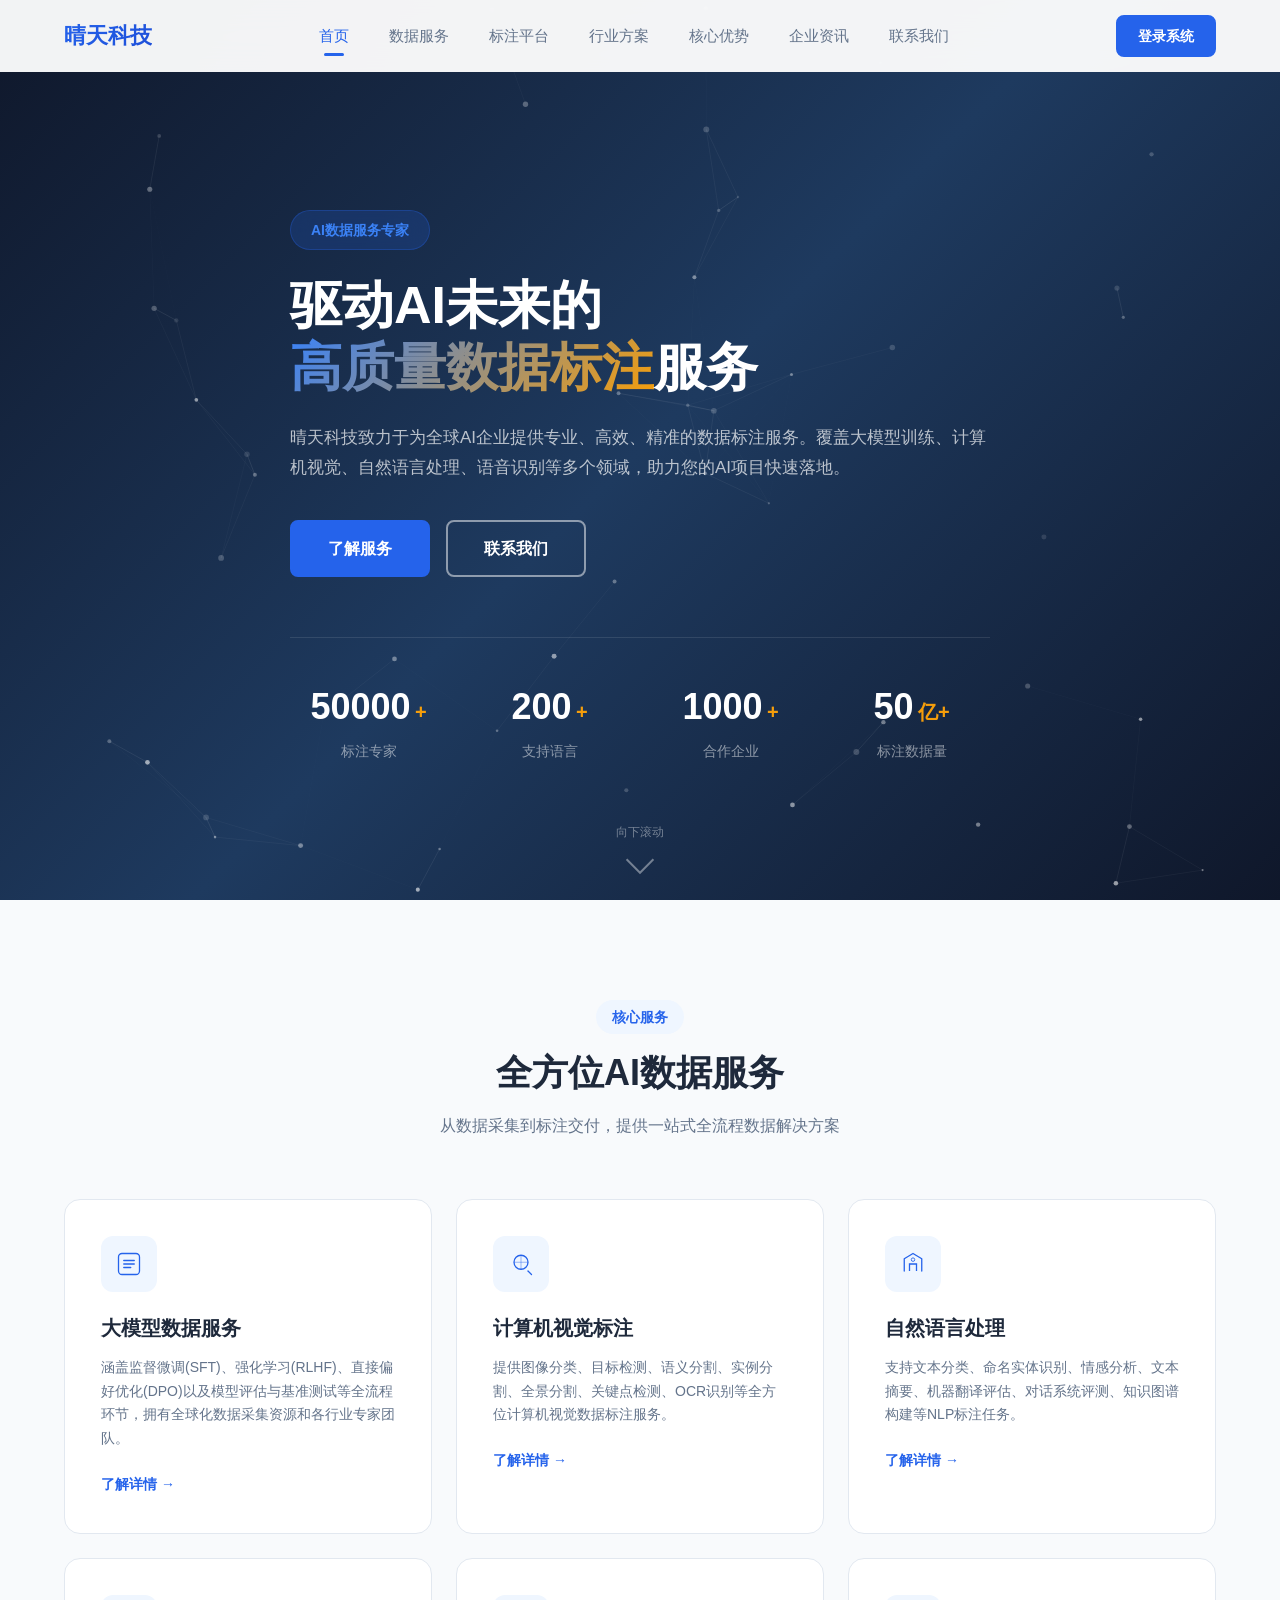
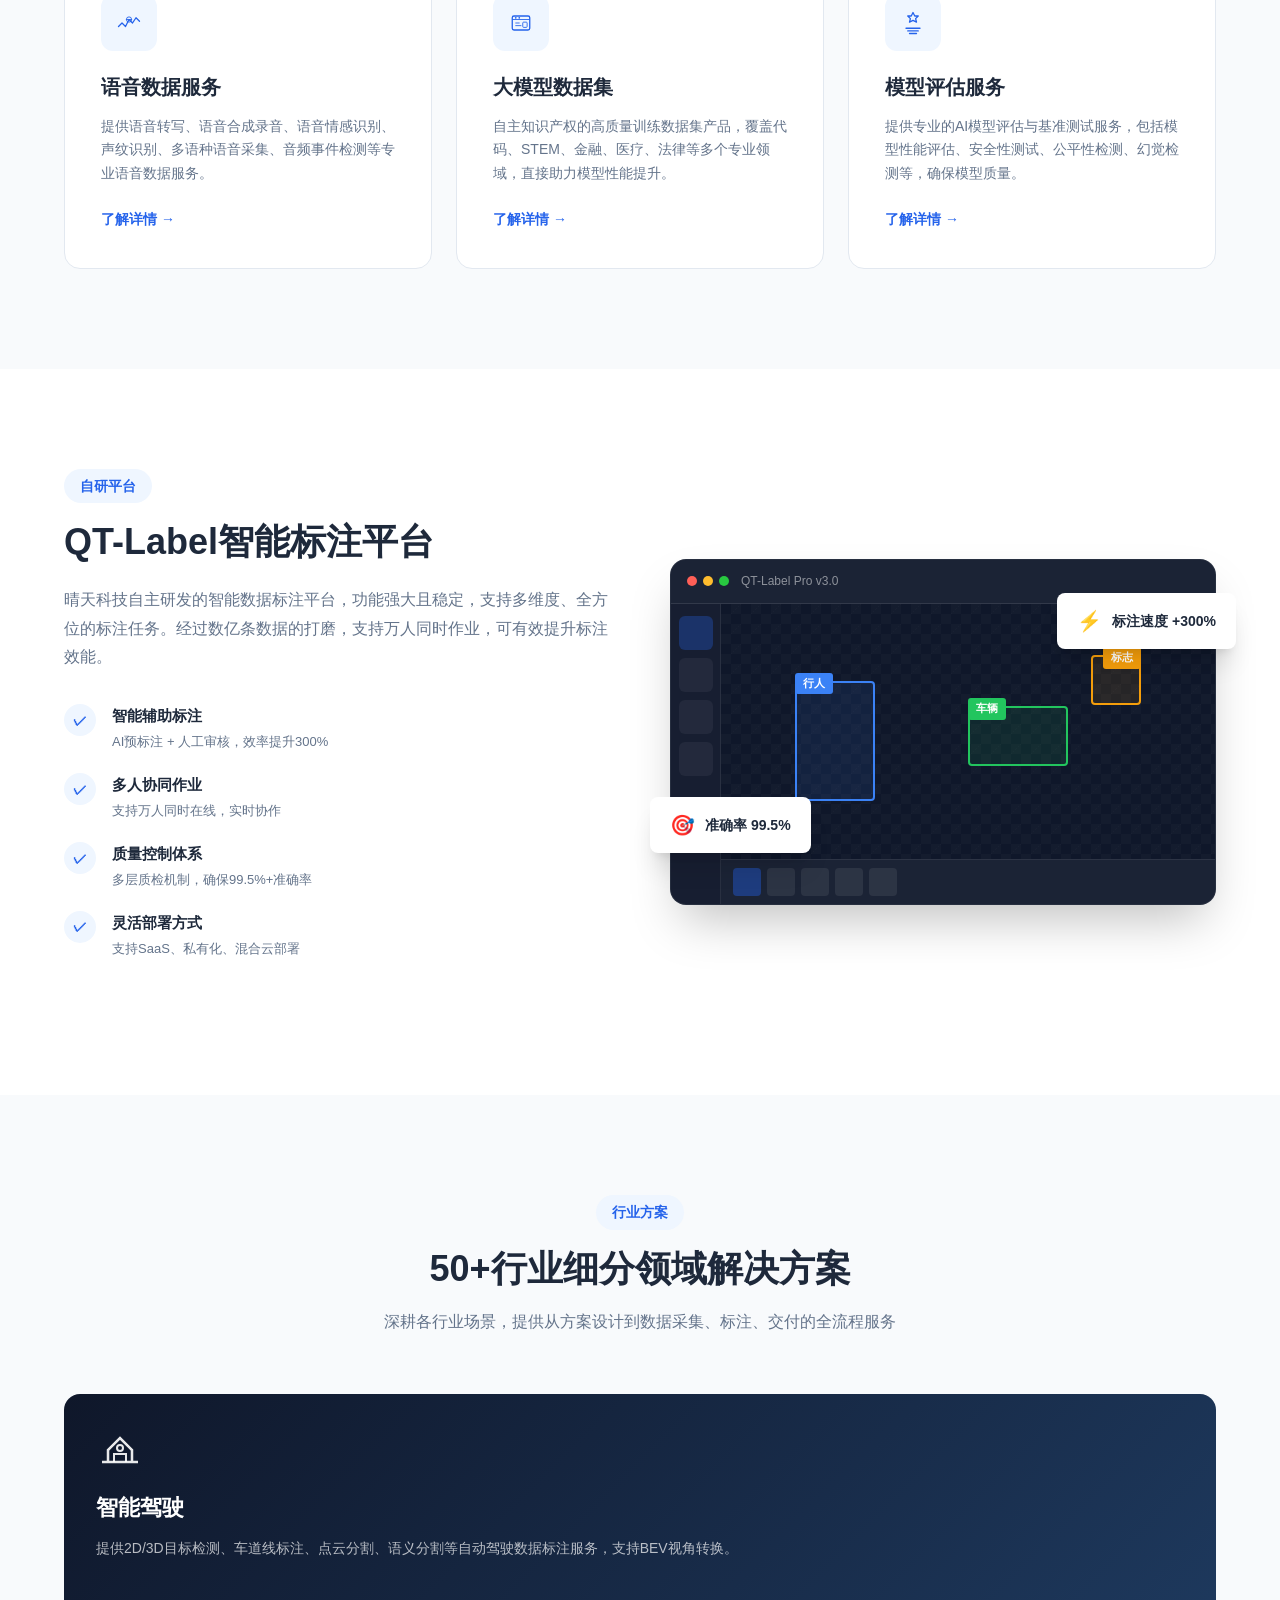
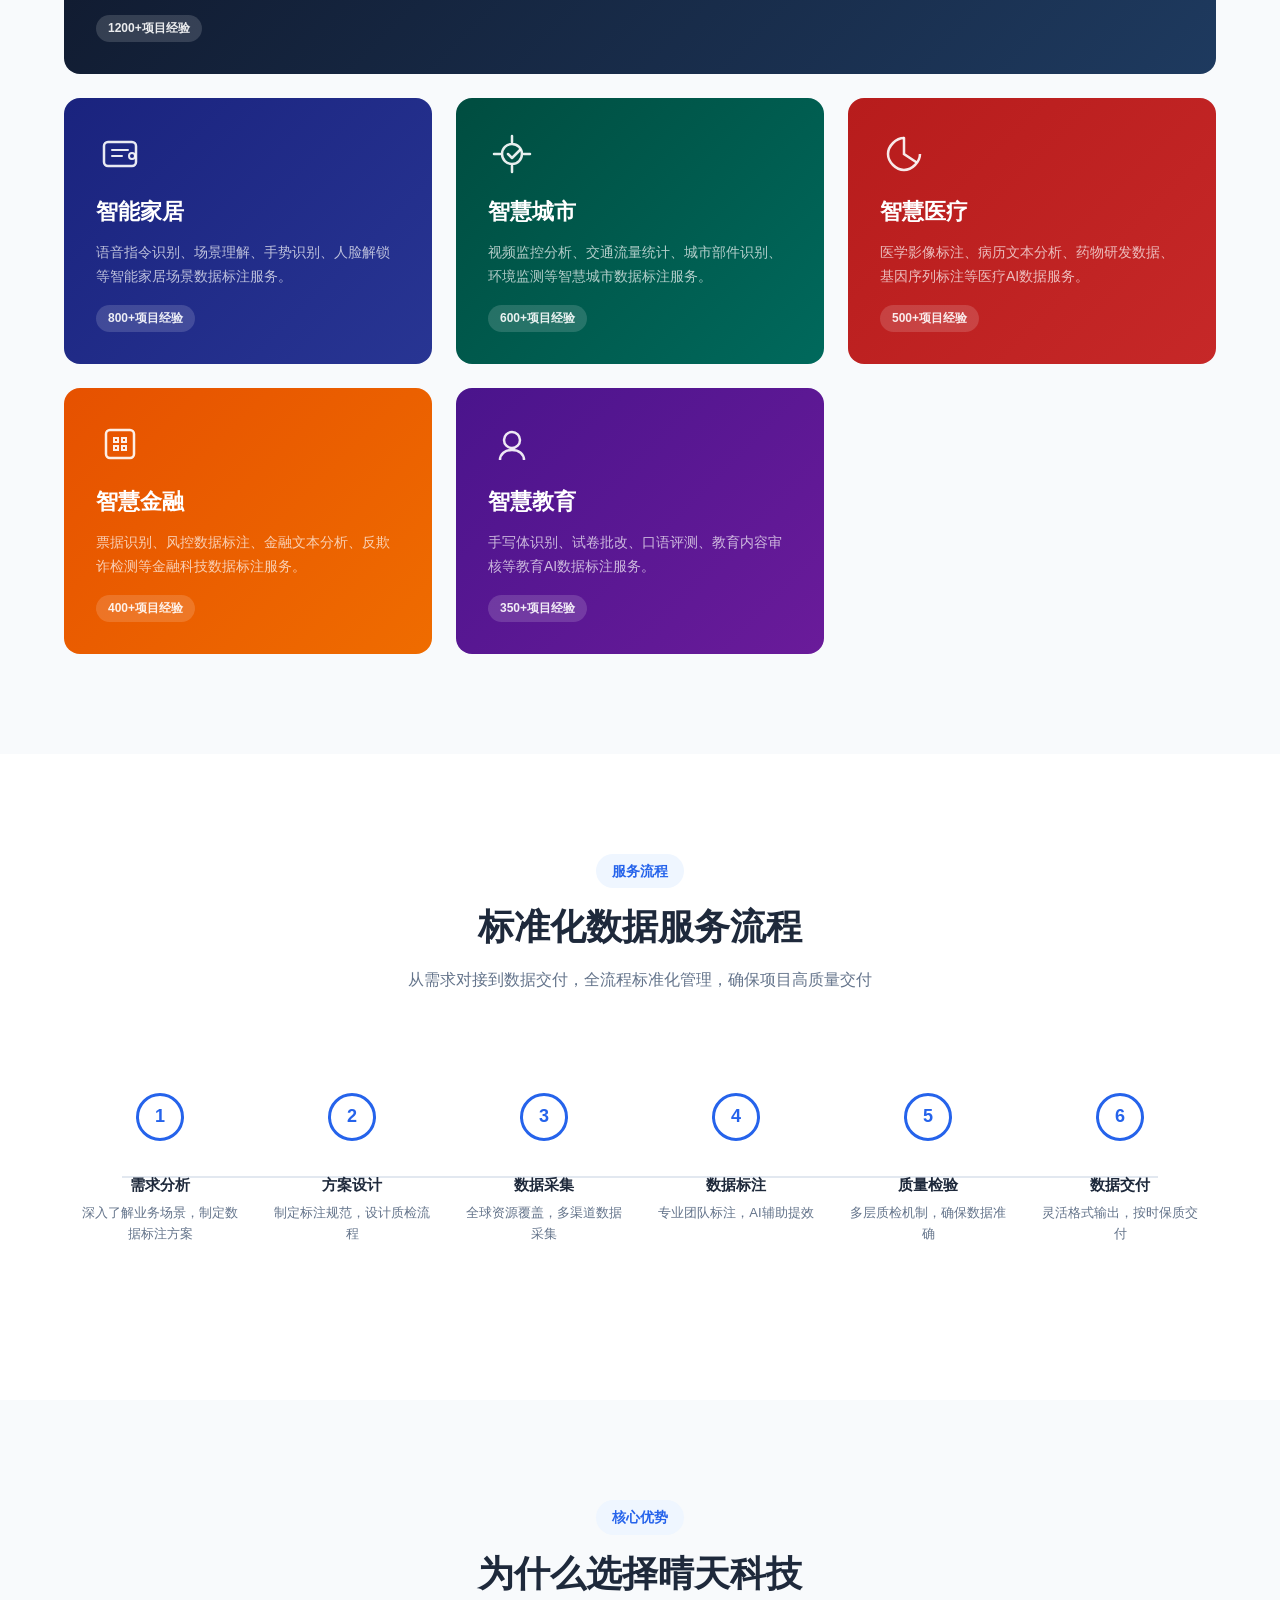
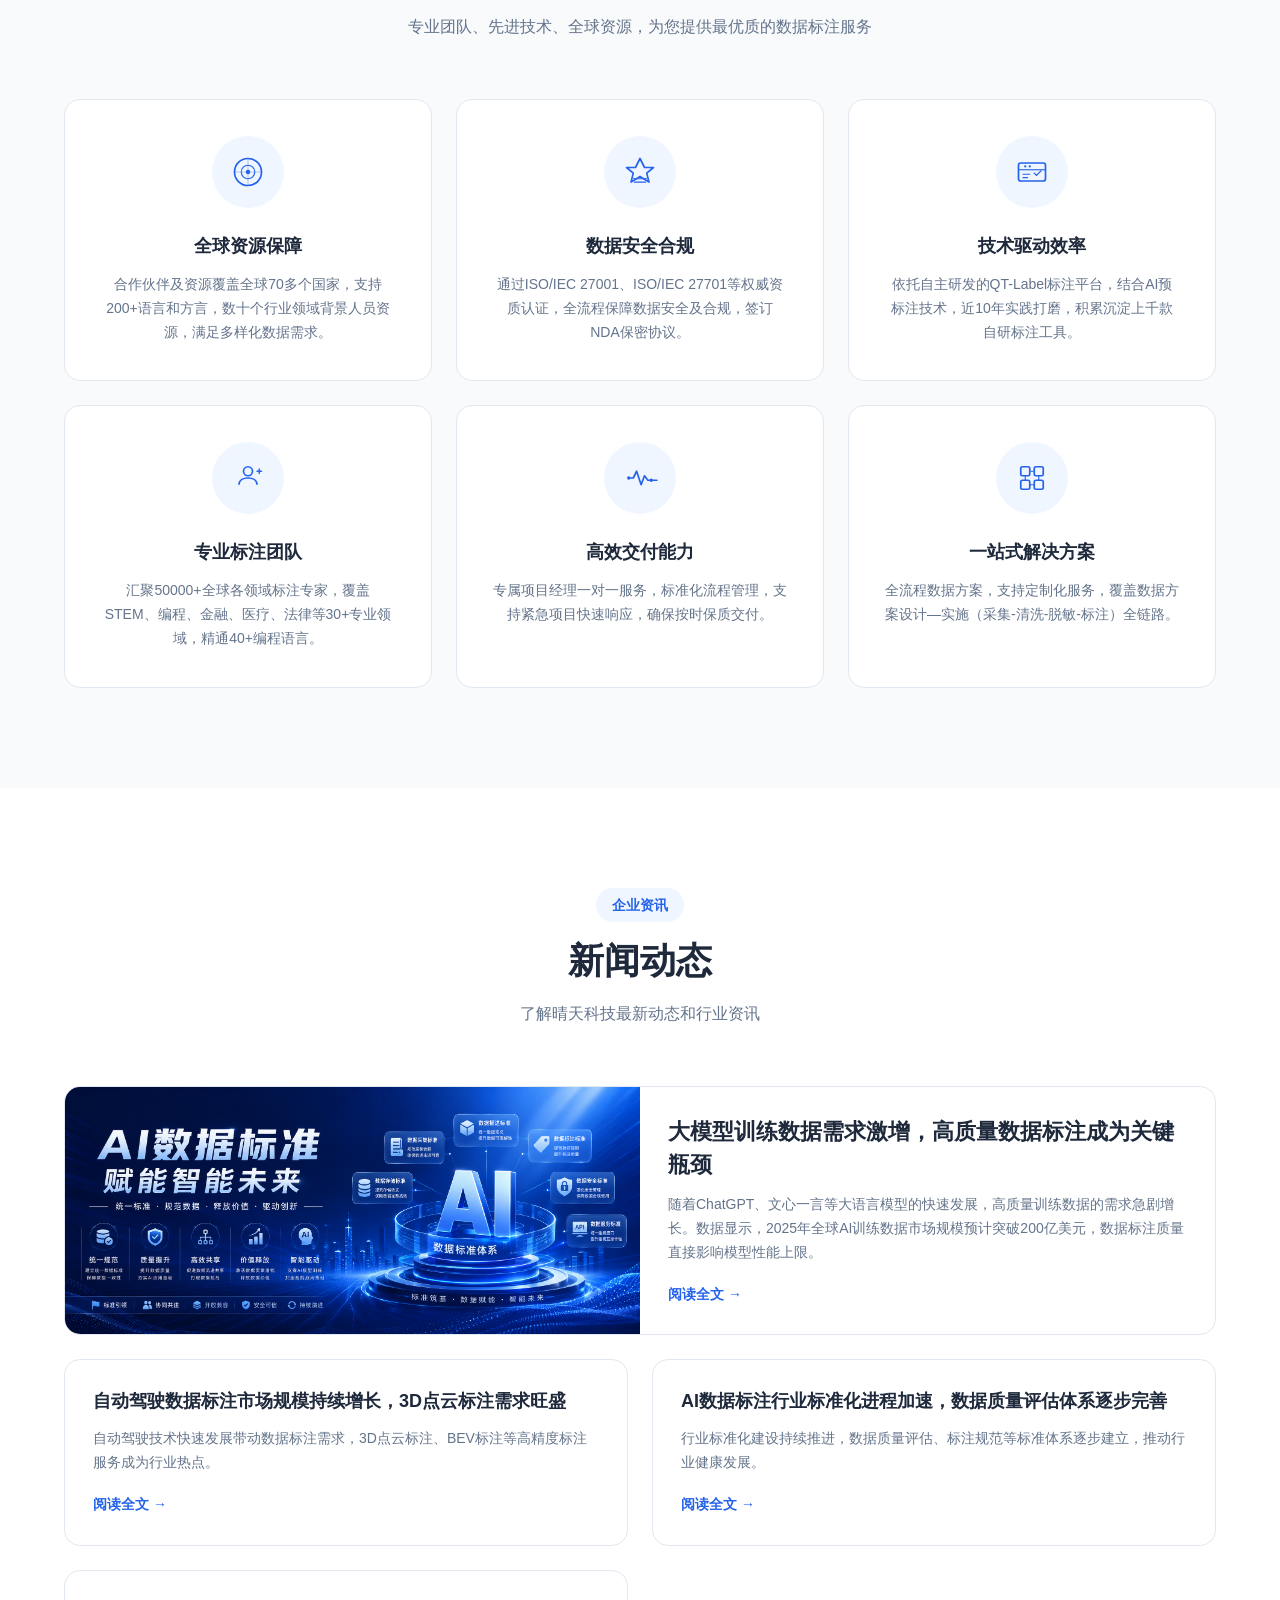
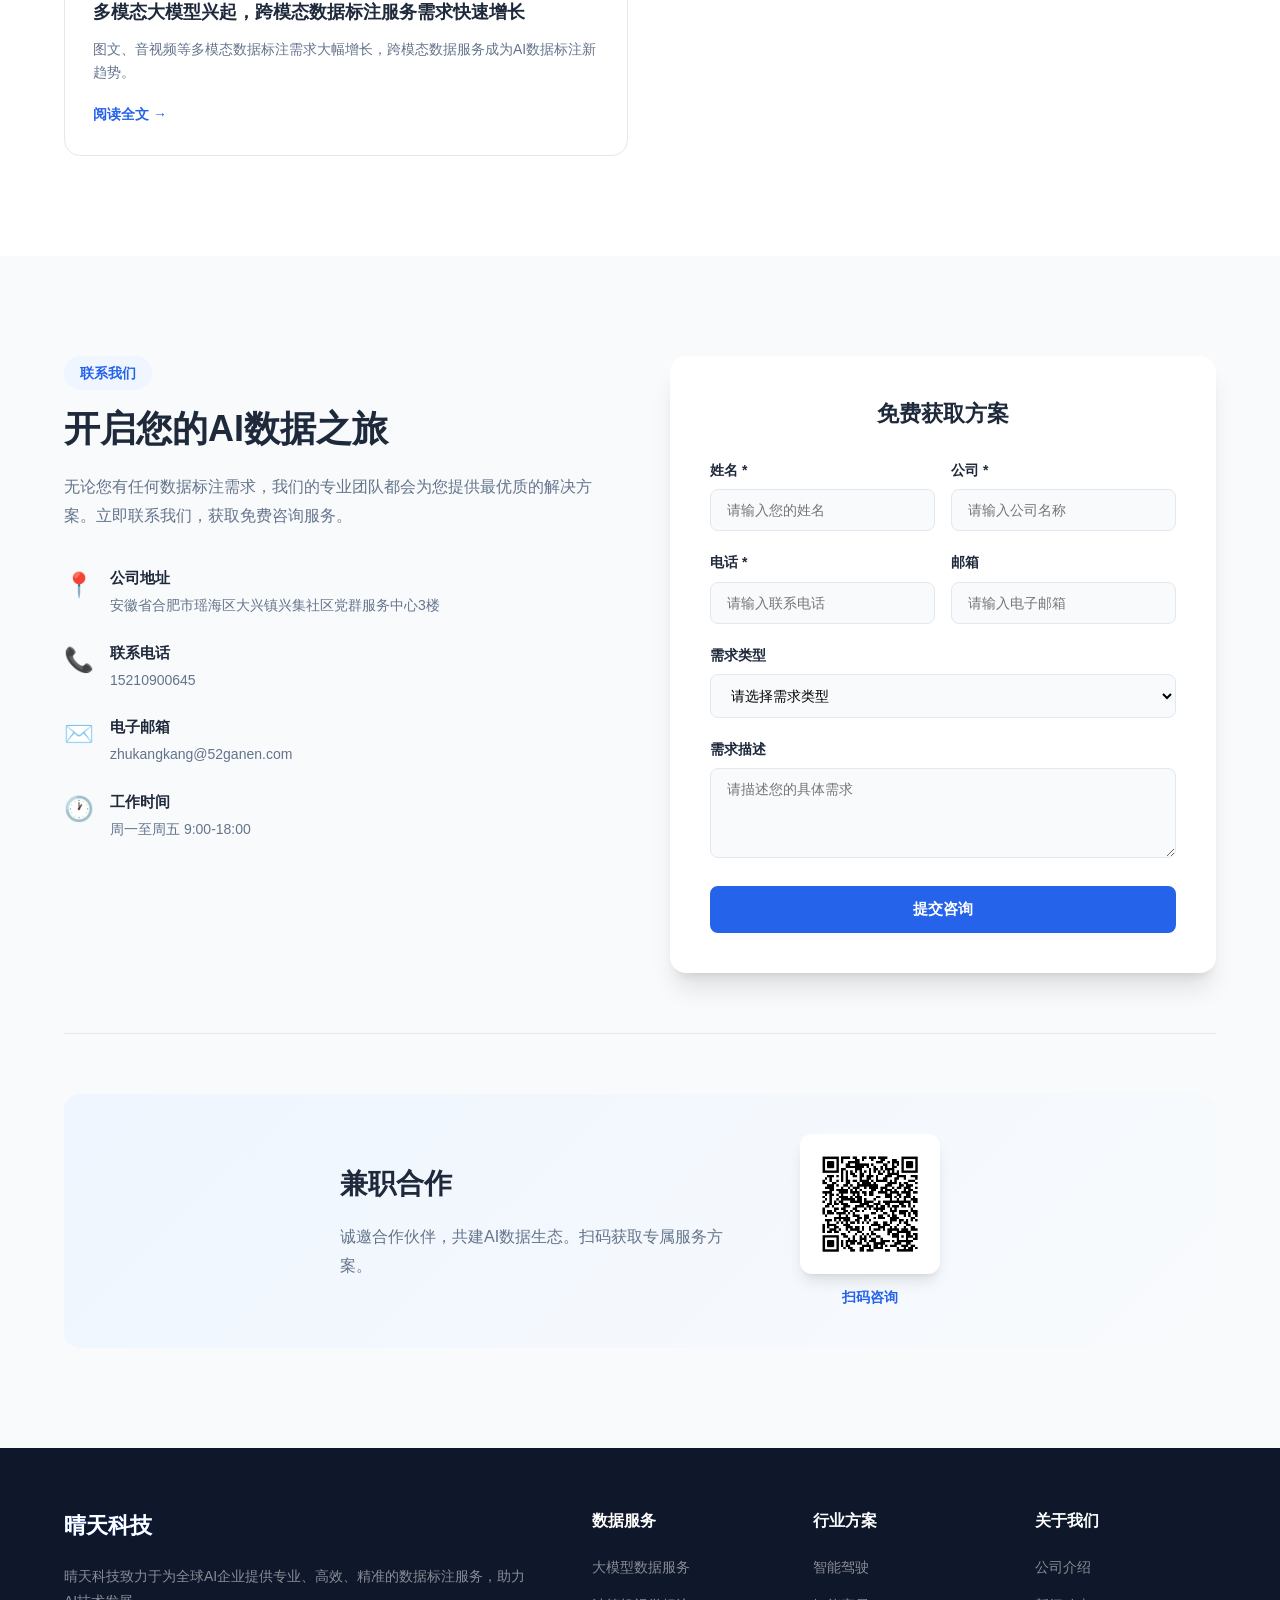
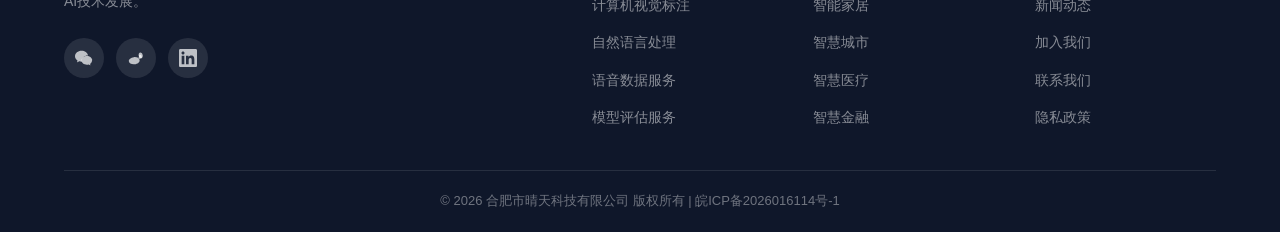
<file: index.html>
<!DOCTYPE html>
<html lang="zh-CN">
<head>
    <meta charset="UTF-8">
    <meta name="viewport" content="width=device-width, initial-scale=1.0">
    <title>晴天科技 - 专业AI数据标注服务</title>
    <link rel="stylesheet" href="css/style.css">
</head>
<body>
    <header class="header">
        <div class="container">
            <div class="header-inner">
                <a href="#" class="logo">
                    
                    <span class="logo-text">晴天科技</span>
                </a>
                <nav class="nav" id="mainNav">
                    <a href="#home" class="nav-link active">首页</a>
                    <a href="#services" class="nav-link">数据服务</a>
                    <a href="#platform" class="nav-link">标注平台</a>
                    <a href="#solutions" class="nav-link">行业方案</a>
                    <a href="#advantages" class="nav-link">核心优势</a>
                    <a href="#news" class="nav-link">企业资讯</a>
                    <a href="#contact" class="nav-link">联系我们</a>
                </nav>
                <div class="header-right">
                    <a href="https://console.anhuiqtkj.cn" class="btn btn-primary btn-sm">登录系统</a>
                    <button class="menu-toggle" id="menuToggle" aria-label="菜单">
                        <span></span>
                        <span></span>
                        <span></span>
                    </button>
                </div>
            </div>
        </div>
    </header>

    <section id="home" class="hero">
        <div class="hero-bg">
            <div class="hero-particle" id="particles"></div>
        </div>
        <div class="container">
            <div class="hero-content">
                <div class="hero-badge">AI数据服务专家</div>
                <h1 class="hero-title">驱动AI未来的<br><span class="text-gradient">高质量数据标注</span>服务</h1>
                <p class="hero-desc">晴天科技致力于为全球AI企业提供专业、高效、精准的数据标注服务。覆盖大模型训练、计算机视觉、自然语言处理、语音识别等多个领域，助力您的AI项目快速落地。</p>
                <div class="hero-actions">
                    <a href="#services" class="btn btn-primary btn-lg">了解服务</a>
                    <a href="#contact" class="btn btn-outline btn-lg">联系我们</a>
                </div>
                <div class="hero-stats">
                    <div class="stat-item">
                        <span class="stat-num" data-target="50000">0</span>
                        <span class="stat-unit">+</span>
                        <span class="stat-label">标注专家</span>
                    </div>
                    <div class="stat-item">
                        <span class="stat-num" data-target="200">0</span>
                        <span class="stat-unit">+</span>
                        <span class="stat-label">支持语言</span>
                    </div>
                    <div class="stat-item">
                        <span class="stat-num" data-target="1000">0</span>
                        <span class="stat-unit">+</span>
                        <span class="stat-label">合作企业</span>
                    </div>
                    <div class="stat-item">
                        <span class="stat-num" data-target="50">0</span>
                        <span class="stat-unit">亿+</span>
                        <span class="stat-label">标注数据量</span>
                    </div>
                </div>
            </div>
        </div>
        <div class="hero-scroll">
            <span>向下滚动</span>
            <div class="scroll-arrow"></div>
        </div>
    </section>

    <section id="services" class="section services">
        <div class="container">
            <div class="section-header">
                <span class="section-tag">核心服务</span>
                <h2 class="section-title">全方位AI数据服务</h2>
                <p class="section-desc">从数据采集到标注交付，提供一站式全流程数据解决方案</p>
            </div>
            <div class="services-grid">
                <div class="service-card" data-aos="fade-up">
                    <div class="service-icon">
                        <svg viewBox="0 0 64 64" fill="none" xmlns="http://www.w3.org/2000/svg">
                            <rect x="8" y="8" width="48" height="48" rx="8" stroke="currentColor" stroke-width="3"/>
                            <path d="M20 24h24M20 32h24M20 40h16" stroke="currentColor" stroke-width="3" stroke-linecap="round"/>
                        </svg>
                    </div>
                    <h3 class="service-title">大模型数据服务</h3>
                    <p class="service-desc">涵盖监督微调(SFT)、强化学习(RLHF)、直接偏好优化(DPO)以及模型评估与基准测试等全流程环节，拥有全球化数据采集资源和各行业专家团队。</p>
                    <a href="detail-llm.html" class="service-link">了解详情 <span>→</span></a>
                </div>
                <div class="service-card" data-aos="fade-up" data-aos-delay="100">
                    <div class="service-icon">
                        <svg viewBox="0 0 64 64" fill="none" xmlns="http://www.w3.org/2000/svg">
                            <circle cx="32" cy="28" r="16" stroke="currentColor" stroke-width="3"/>
                            <path d="M32 12v32M16 28h32" stroke="currentColor" stroke-width="2" stroke-opacity="0.5"/>
                            <path d="M48 48l8 8" stroke="currentColor" stroke-width="3" stroke-linecap="round"/>
                        </svg>
                    </div>
                    <h3 class="service-title">计算机视觉标注</h3>
                    <p class="service-desc">提供图像分类、目标检测、语义分割、实例分割、全景分割、关键点检测、OCR识别等全方位计算机视觉数据标注服务。</p>
                    <a href="detail-cv.html" class="service-link">了解详情 <span>→</span></a>
                </div>
                <div class="service-card" data-aos="fade-up" data-aos-delay="200">
                    <div class="service-icon">
                        <svg viewBox="0 0 64 64" fill="none" xmlns="http://www.w3.org/2000/svg">
                            <path d="M12 48V20l20-12 20 12v28" stroke="currentColor" stroke-width="3" stroke-linecap="round" stroke-linejoin="round"/>
                            <path d="M24 48V32h16v16" stroke="currentColor" stroke-width="3"/>
                            <circle cx="32" cy="22" r="4" stroke="currentColor" stroke-width="2"/>
                        </svg>
                    </div>
                    <h3 class="service-title">自然语言处理</h3>
                    <p class="service-desc">支持文本分类、命名实体识别、情感分析、文本摘要、机器翻译评估、对话系统评测、知识图谱构建等NLP标注任务。</p>
                    <a href="detail-nlp.html" class="service-link">了解详情 <span>→</span></a>
                </div>
                <div class="service-card" data-aos="fade-up" data-aos-delay="300">
                    <div class="service-icon">
                        <svg viewBox="0 0 64 64" fill="none" xmlns="http://www.w3.org/2000/svg">
                            <path d="M8 40l8-8 8 8 8-16 8 8 8-12 8 8" stroke="currentColor" stroke-width="3" stroke-linecap="round" stroke-linejoin="round"/>
                            <circle cx="32" cy="24" r="6" stroke="currentColor" stroke-width="2"/>
                            <path d="M26 24h12" stroke="currentColor" stroke-width="2" stroke-linecap="round"/>
                        </svg>
                    </div>
                    <h3 class="service-title">语音数据服务</h3>
                    <p class="service-desc">提供语音转写、语音合成录音、语音情感识别、声纹识别、多语种语音采集、音频事件检测等专业语音数据服务。</p>
                    <a href="detail-voice.html" class="service-link">了解详情 <span>→</span></a>
                </div>
                <div class="service-card" data-aos="fade-up" data-aos-delay="400">
                    <div class="service-icon">
                        <svg viewBox="0 0 64 64" fill="none" xmlns="http://www.w3.org/2000/svg">
                            <rect x="12" y="16" width="40" height="32" rx="4" stroke="currentColor" stroke-width="3"/>
                            <path d="M12 24h40" stroke="currentColor" stroke-width="2"/>
                            <circle cx="20" cy="20" r="2" fill="currentColor"/>
                            <circle cx="28" cy="20" r="2" fill="currentColor"/>
                            <path d="M20 32h8M20 38h12" stroke="currentColor" stroke-width="2" stroke-linecap="round"/>
                            <rect x="36" y="30" width="10" height="12" rx="2" stroke="currentColor" stroke-width="2"/>
                        </svg>
                    </div>
                    <h3 class="service-title">大模型数据集</h3>
                    <p class="service-desc">自主知识产权的高质量训练数据集产品，覆盖代码、STEM、金融、医疗、法律等多个专业领域，直接助力模型性能提升。</p>
                    <a href="detail-dataset.html" class="service-link">了解详情 <span>→</span></a>
                </div>
                <div class="service-card" data-aos="fade-up" data-aos-delay="500">
                    <div class="service-icon">
                        <svg viewBox="0 0 64 64" fill="none" xmlns="http://www.w3.org/2000/svg">
                            <path d="M32 8l4 8h8l-6 6 2 8-8-4-8 4 2-8-6-6h8z" stroke="currentColor" stroke-width="3" stroke-linejoin="round"/>
                            <path d="M16 44h32M20 50h24M24 56h16" stroke="currentColor" stroke-width="3" stroke-linecap="round"/>
                        </svg>
                    </div>
                    <h3 class="service-title">模型评估服务</h3>
                    <p class="service-desc">提供专业的AI模型评估与基准测试服务，包括模型性能评估、安全性测试、公平性检测、幻觉检测等，确保模型质量。</p>
                    <a href="detail-eval.html" class="service-link">了解详情 <span>→</span></a>
                </div>
            </div>
        </div>
    </section>

    <section id="platform" class="section platform">
        <div class="container">
            <div class="platform-layout">
                <div class="platform-content">
                    <span class="section-tag">自研平台</span>
                    <h2 class="section-title">QT-Label智能标注平台</h2>
                    <p class="platform-desc">晴天科技自主研发的智能数据标注平台，功能强大且稳定，支持多维度、全方位的标注任务。经过数亿条数据的打磨，支持万人同时作业，可有效提升标注效能。</p>
                    <div class="platform-features">
                        <div class="feature-item">
                            <div class="feature-icon">✓</div>
                            <div class="feature-info">
                                <h4>智能辅助标注</h4>
                                <p>AI预标注 + 人工审核，效率提升300%</p>
                            </div>
                        </div>
                        <div class="feature-item">
                            <div class="feature-icon">✓</div>
                            <div class="feature-info">
                                <h4>多人协同作业</h4>
                                <p>支持万人同时在线，实时协作</p>
                            </div>
                        </div>
                        <div class="feature-item">
                            <div class="feature-icon">✓</div>
                            <div class="feature-info">
                                <h4>质量控制体系</h4>
                                <p>多层质检机制，确保99.5%+准确率</p>
                            </div>
                        </div>
                        <div class="feature-item">
                            <div class="feature-icon">✓</div>
                            <div class="feature-info">
                                <h4>灵活部署方式</h4>
                                <p>支持SaaS、私有化、混合云部署</p>
                            </div>
                        </div>
                    </div>
                </div>
                <div class="platform-visual">
                    <div class="platform-screen">
                        <div class="screen-header">
                            <div class="screen-dots">
                                <span></span><span></span><span></span>
                            </div>
                            <span class="screen-title">QT-Label Pro v3.0</span>
                        </div>
                        <div class="screen-content">
                            <div class="screen-sidebar">
                                <div class="sidebar-item active"></div>
                                <div class="sidebar-item"></div>
                                <div class="sidebar-item"></div>
                                <div class="sidebar-item"></div>
                            </div>
                            <div class="screen-main">
                                <div class="canvas-area">
                                    <div class="annotation-box box1"></div>
                                    <div class="annotation-box box2"></div>
                                    <div class="annotation-box box3"></div>
                                    <div class="label-tag tag1">行人</div>
                                    <div class="label-tag tag2">车辆</div>
                                    <div class="label-tag tag3">标志</div>
                                </div>
                                <div class="screen-toolbar">
                                    <div class="tool-btn active"></div>
                                    <div class="tool-btn"></div>
                                    <div class="tool-btn"></div>
                                    <div class="tool-btn"></div>
                                    <div class="tool-btn"></div>
                                </div>
                            </div>
                        </div>
                    </div>
                    <div class="platform-float-card card1">
                        <span class="float-icon">⚡</span>
                        <span>标注速度 +300%</span>
                    </div>
                    <div class="platform-float-card card2">
                        <span class="float-icon">🎯</span>
                        <span>准确率 99.5%</span>
                    </div>
                </div>
            </div>
        </div>
    </section>

    <section id="solutions" class="section solutions">
        <div class="container">
            <div class="section-header">
                <span class="section-tag">行业方案</span>
                <h2 class="section-title">50+行业细分领域解决方案</h2>
                <p class="section-desc">深耕各行业场景，提供从方案设计到数据采集、标注、交付的全流程服务</p>
            </div>
            <div class="solutions-grid">
                <div class="solution-card solution-main">
                    <div class="solution-bg"></div>
                    <div class="solution-info">
                        <div class="solution-icon">
                            <svg viewBox="0 0 48 48" fill="none"><path d="M6 36h36M12 36V24l12-12 12 12v12" stroke="currentColor" stroke-width="2.5"/><path d="M18 36v-8h12v8" stroke="currentColor" stroke-width="2"/><circle cx="24" cy="22" r="3" stroke="currentColor" stroke-width="2"/></svg>
                        </div>
                        <h3>智能驾驶</h3>
                        <p>提供2D/3D目标检测、车道线标注、点云分割、语义分割等自动驾驶数据标注服务，支持BEV视角转换。</p>
                        <span class="solution-count">1200+项目经验</span>
                    </div>
                </div>
                <div class="solution-card">
                    <div class="solution-bg"></div>
                    <div class="solution-info">
                        <div class="solution-icon">
                            <svg viewBox="0 0 48 48" fill="none"><rect x="8" y="12" width="32" height="24" rx="4" stroke="currentColor" stroke-width="2.5"/><path d="M16 20h16M16 26h10" stroke="currentColor" stroke-width="2" stroke-linecap="round"/><circle cx="36" cy="26" r="3" stroke="currentColor" stroke-width="2"/></svg>
                        </div>
                        <h3>智能家居</h3>
                        <p>语音指令识别、场景理解、手势识别、人脸解锁等智能家居场景数据标注服务。</p>
                        <span class="solution-count">800+项目经验</span>
                    </div>
                </div>
                <div class="solution-card">
                    <div class="solution-bg"></div>
                    <div class="solution-info">
                        <div class="solution-icon">
                            <svg viewBox="0 0 48 48" fill="none"><path d="M24 6v6M24 36v6M6 24h6M36 24h6" stroke="currentColor" stroke-width="2.5" stroke-linecap="round"/><circle cx="24" cy="24" r="10" stroke="currentColor" stroke-width="2.5"/><path d="M20 24l4 4 8-8" stroke="currentColor" stroke-width="2.5" stroke-linecap="round" stroke-linejoin="round"/></svg>
                        </div>
                        <h3>智慧城市</h3>
                        <p>视频监控分析、交通流量统计、城市部件识别、环境监测等智慧城市数据标注服务。</p>
                        <span class="solution-count">600+项目经验</span>
                    </div>
                </div>
                <div class="solution-card">
                    <div class="solution-bg"></div>
                    <div class="solution-info">
                        <div class="solution-icon">
                            <svg viewBox="0 0 48 48" fill="none"><path d="M24 8c-8 0-16 8-16 16s8 16 16 16 16-8 16-16" stroke="currentColor" stroke-width="2.5"/><path d="M24 8v16l12 8" stroke="currentColor" stroke-width="2.5" stroke-linecap="round"/></svg>
                        </div>
                        <h3>智慧医疗</h3>
                        <p>医学影像标注、病历文本分析、药物研发数据、基因序列标注等医疗AI数据服务。</p>
                        <span class="solution-count">500+项目经验</span>
                    </div>
                </div>
                <div class="solution-card">
                    <div class="solution-bg"></div>
                    <div class="solution-info">
                        <div class="solution-icon">
                            <svg viewBox="0 0 48 48" fill="none"><rect x="10" y="10" width="28" height="28" rx="4" stroke="currentColor" stroke-width="2.5"/><path d="M18 18h4v4h-4zM26 18h4v4h-4zM18 26h4v4h-4zM26 26h4v4h-4z" stroke="currentColor" stroke-width="2"/></svg>
                        </div>
                        <h3>智慧金融</h3>
                        <p>票据识别、风控数据标注、金融文本分析、反欺诈检测等金融科技数据标注服务。</p>
                        <span class="solution-count">400+项目经验</span>
                    </div>
                </div>
                <div class="solution-card">
                    <div class="solution-bg"></div>
                    <div class="solution-info">
                        <div class="solution-icon">
                            <svg viewBox="0 0 48 48" fill="none"><circle cx="24" cy="20" r="8" stroke="currentColor" stroke-width="2.5"/><path d="M12 40c0-6 5-10 12-10s12 4 12 10" stroke="currentColor" stroke-width="2.5"/></svg>
                        </div>
                        <h3>智慧教育</h3>
                        <p>手写体识别、试卷批改、口语评测、教育内容审核等教育AI数据标注服务。</p>
                        <span class="solution-count">350+项目经验</span>
                    </div>
                </div>
            </div>
        </div>
    </section>

    <section class="section data-flow">
        <div class="container">
            <div class="section-header">
                <span class="section-tag">服务流程</span>
                <h2 class="section-title">标准化数据服务流程</h2>
                <p class="section-desc">从需求对接到数据交付，全流程标准化管理，确保项目高质量交付</p>
            </div>
            <div class="flow-timeline">
                <div class="flow-line"></div>
                <div class="flow-step">
                    <div class="flow-dot">1</div>
                    <div class="flow-card">
                        <h4>需求分析</h4>
                        <p>深入了解业务场景，制定数据标注方案</p>
                    </div>
                </div>
                <div class="flow-step">
                    <div class="flow-dot">2</div>
                    <div class="flow-card">
                        <h4>方案设计</h4>
                        <p>制定标注规范，设计质检流程</p>
                    </div>
                </div>
                <div class="flow-step">
                    <div class="flow-dot">3</div>
                    <div class="flow-card">
                        <h4>数据采集</h4>
                        <p>全球资源覆盖，多渠道数据采集</p>
                    </div>
                </div>
                <div class="flow-step">
                    <div class="flow-dot">4</div>
                    <div class="flow-card">
                        <h4>数据标注</h4>
                        <p>专业团队标注，AI辅助提效</p>
                    </div>
                </div>
                <div class="flow-step">
                    <div class="flow-dot">5</div>
                    <div class="flow-card">
                        <h4>质量检验</h4>
                        <p>多层质检机制，确保数据准确</p>
                    </div>
                </div>
                <div class="flow-step">
                    <div class="flow-dot">6</div>
                    <div class="flow-card">
                        <h4>数据交付</h4>
                        <p>灵活格式输出，按时保质交付</p>
                    </div>
                </div>
            </div>
        </div>
    </section>

    <section id="advantages" class="section advantages">
        <div class="container">
            <div class="section-header">
                <span class="section-tag">核心优势</span>
                <h2 class="section-title">为什么选择晴天科技</h2>
                <p class="section-desc">专业团队、先进技术、全球资源，为您提供最优质的数据标注服务</p>
            </div>
            <div class="advantages-grid">
                <div class="advantage-card">
                    <div class="advantage-icon">
                        <svg viewBox="0 0 64 64" fill="none"><circle cx="32" cy="32" r="24" stroke="currentColor" stroke-width="3"/><path d="M32 8v48M8 32h48" stroke="currentColor" stroke-width="2" stroke-opacity="0.3"/><circle cx="32" cy="32" r="12" stroke="currentColor" stroke-width="2"/><circle cx="32" cy="32" r="4" fill="currentColor"/></svg>
                    </div>
                    <h3>全球资源保障</h3>
                    <p>合作伙伴及资源覆盖全球70多个国家，支持200+语言和方言，数十个行业领域背景人员资源，满足多样化数据需求。</p>
                </div>
                <div class="advantage-card">
                    <div class="advantage-icon">
                        <svg viewBox="0 0 64 64" fill="none"><path d="M32 8L40 24h16l-12 10 4 16-16-10-16 10 4-16L8 24h16z" stroke="currentColor" stroke-width="3" stroke-linejoin="round"/><path d="M20 44h24M22 50h20" stroke="currentColor" stroke-width="2" stroke-linecap="round"/></svg>
                    </div>
                    <h3>数据安全合规</h3>
                    <p>通过ISO/IEC 27001、ISO/IEC 27701等权威资质认证，全流程保障数据安全及合规，签订NDA保密协议。</p>
                </div>
                <div class="advantage-card">
                    <div class="advantage-icon">
                        <svg viewBox="0 0 64 64" fill="none"><rect x="8" y="16" width="48" height="32" rx="4" stroke="currentColor" stroke-width="3"/><path d="M8 28h48" stroke="currentColor" stroke-width="2"/><circle cx="20" cy="22" r="2" fill="currentColor"/><circle cx="28" cy="22" r="2" fill="currentColor"/><path d="M16 36h12M16 42h8" stroke="currentColor" stroke-width="2" stroke-linecap="round"/><path d="M36 34l4 4 8-8" stroke="currentColor" stroke-width="2.5" stroke-linecap="round" stroke-linejoin="round"/></svg>
                    </div>
                    <h3>技术驱动效率</h3>
                    <p>依托自主研发的QT-Label标注平台，结合AI预标注技术，近10年实践打磨，积累沉淀上千款自研标注工具。</p>
                </div>
                <div class="advantage-card">
                    <div class="advantage-icon">
                        <svg viewBox="0 0 64 64" fill="none"><circle cx="32" cy="20" r="8" stroke="currentColor" stroke-width="3"/><path d="M16 44c0-8 7-12 16-12s16 4 16 12" stroke="currentColor" stroke-width="3"/><path d="M48 20h8M52 16v8" stroke="currentColor" stroke-width="2.5" stroke-linecap="round"/></svg>
                    </div>
                    <h3>专业标注团队</h3>
                    <p>汇聚50000+全球各领域标注专家，覆盖STEM、编程、金融、医疗、法律等30+专业领域，精通40+编程语言。</p>
                </div>
                <div class="advantage-card">
                    <div class="advantage-icon">
                        <svg viewBox="0 0 64 64" fill="none"><path d="M12 32h8l6-12 8 24 6-16 6 8h16" stroke="currentColor" stroke-width="3" stroke-linecap="round" stroke-linejoin="round"/><circle cx="12" cy="32" r="3" fill="currentColor"/><circle cx="52" cy="36" r="3" fill="currentColor"/></svg>
                    </div>
                    <h3>高效交付能力</h3>
                    <p>专属项目经理一对一服务，标准化流程管理，支持紧急项目快速响应，确保按时保质交付。</p>
                </div>
                <div class="advantage-card">
                    <div class="advantage-icon">
                        <svg viewBox="0 0 64 64" fill="none"><rect x="12" y="12" width="16" height="16" rx="3" stroke="currentColor" stroke-width="3"/><rect x="36" y="12" width="16" height="16" rx="3" stroke="currentColor" stroke-width="3"/><rect x="12" y="36" width="16" height="16" rx="3" stroke="currentColor" stroke-width="3"/><rect x="36" y="36" width="16" height="16" rx="3" stroke="currentColor" stroke-width="3"/><path d="M28 20h8M20 28v8M44 28v8M28 44h8" stroke="currentColor" stroke-width="2" stroke-linecap="round"/></svg>
                    </div>
                    <h3>一站式解决方案</h3>
                    <p>全流程数据方案，支持定制化服务，覆盖数据方案设计—实施（采集-清洗-脱敏-标注）全链路。</p>
                </div>
            </div>
        </div>
    </section>

    <!-- <section class="section partners">
        <div class="container">
            <div class="section-header">
                <span class="section-tag">合作伙伴</span>
                <h2 class="section-title">1000+企业信赖之选</h2>
            </div>
            <div class="partners-marquee">
                <div class="marquee-track">
                    <div class="partner-logo">华为</div>
                    <div class="partner-logo">百度</div>
                    <div class="partner-logo">腾讯</div>
                    <div class="partner-logo">阿里巴巴</div>
                    <div class="partner-logo">字节跳动</div>
                    <div class="partner-logo">美团</div>
                    <div class="partner-logo">京东</div>
                    <div class="partner-logo">小米</div>
                    <div class="partner-logo">OPPO</div>
                    <div class="partner-logo">商汤科技</div>
                    <div class="partner-logo">华为</div>
                    <div class="partner-logo">百度</div>
                    <div class="partner-logo">腾讯</div>
                    <div class="partner-logo">阿里巴巴</div>
                    <div class="partner-logo">字节跳动</div>
                    <div class="partner-logo">美团</div>
                    <div class="partner-logo">京东</div>
                    <div class="partner-logo">小米</div>
                    <div class="partner-logo">OPPO</div>
                    <div class="partner-logo">商汤科技</div>
                </div>
            </div>
        </div>
    </section> -->

    <section id="news" class="section news">
        <div class="container">
            <div class="section-header">
                <span class="section-tag">企业资讯</span>
                <h2 class="section-title">新闻动态</h2>
                <p class="section-desc">了解晴天科技最新动态和行业资讯</p>
            </div>
            <div class="news-grid">
                <div class="news-card news-featured">
                    <div class="news-image">
                        <img src="images/sjbz.jpg" alt="大模型训练数据需求激增" class="news-img">
                    </div>
                    <div class="news-info">
                        <h3 class="news-title">大模型训练数据需求激增，高质量数据标注成为关键瓶颈</h3>
                        <p class="news-excerpt">随着ChatGPT、文心一言等大语言模型的快速发展，高质量训练数据的需求急剧增长。数据显示，2025年全球AI训练数据市场规模预计突破200亿美元，数据标注质量直接影响模型性能上限。</p>
                        <a href="news-1.html" class="news-link">阅读全文 →</a>
                    </div>
                </div>
                <div class="news-card">
                    <div class="news-info">
                        <h3 class="news-title">自动驾驶数据标注市场规模持续增长，3D点云标注需求旺盛</h3>
                        <p class="news-excerpt">自动驾驶技术快速发展带动数据标注需求，3D点云标注、BEV标注等高精度标注服务成为行业热点。</p>
                        <a href="news-2.html" class="news-link">阅读全文 →</a>
                    </div>
                </div>
                <div class="news-card">
                    <div class="news-info">
                        <h3 class="news-title">AI数据标注行业标准化进程加速，数据质量评估体系逐步完善</h3>
                        <p class="news-excerpt">行业标准化建设持续推进，数据质量评估、标注规范等标准体系逐步建立，推动行业健康发展。</p>
                        <a href="news-3.html" class="news-link">阅读全文 →</a>
                    </div>
                </div>
                <div class="news-card">
                    <div class="news-info">
                        <h3 class="news-title">多模态大模型兴起，跨模态数据标注服务需求快速增长</h3>
                        <p class="news-excerpt">图文、音视频等多模态数据标注需求大幅增长，跨模态数据服务成为AI数据标注新趋势。</p>
                        <a href="news-4.html" class="news-link">阅读全文 →</a>
                    </div>
                </div>
            </div>
        </div>
    </section>

    <section id="contact" class="section contact">
        <div class="container">
            <div class="contact-layout">
                <div class="contact-info">
                    <span class="section-tag">联系我们</span>
                    <h2 class="section-title">开启您的AI数据之旅</h2>
                    <p class="contact-desc">无论您有任何数据标注需求，我们的专业团队都会为您提供最优质的解决方案。立即联系我们，获取免费咨询服务。</p>
                    <div class="contact-items">
                        <div class="contact-item">
                            <div class="contact-icon">📍</div>
                            <div>
                                <h4>公司地址</h4>
                                <p>安徽省合肥市瑶海区大兴镇兴集社区党群服务中心3楼</p>
                            </div>
                        </div>
                        <div class="contact-item">
                            <div class="contact-icon">📞</div>
                            <div>
                                <h4>联系电话</h4>
                                <p>15210900645</p>
                            </div>
                        </div>
                        <div class="contact-item">
                            <div class="contact-icon">✉️</div>
                            <div>
                                <h4>电子邮箱</h4>
                                <p>zhukangkang@52ganen.com</p>
                            </div>
                        </div>
                        <div class="contact-item">
                            <div class="contact-icon">🕐</div>
                            <div>
                                <h4>工作时间</h4>
                                <p>周一至周五 9:00-18:00</p>
                            </div>
                        </div>
                    </div>
                </div>
                <div class="contact-form-wrap">
                    <form class="contact-form" id="contactForm">
                        <h3>免费获取方案</h3>
                        <div class="form-row">
                            <div class="form-group">
                                <label>姓名 *</label>
                                <input type="text" name="name" placeholder="请输入您的姓名" required>
                            </div>
                            <div class="form-group">
                                <label>公司 *</label>
                                <input type="text" name="company" placeholder="请输入公司名称" required>
                            </div>
                        </div>
                        <div class="form-row">
                            <div class="form-group">
                                <label>电话 *</label>
                                <input type="tel" name="phone" placeholder="请输入联系电话" required>
                            </div>
                            <div class="form-group">
                                <label>邮箱</label>
                                <input type="email" name="email" placeholder="请输入电子邮箱">
                            </div>
                        </div>
                        <div class="form-group">
                            <label>需求类型</label>
                            <select name="type">
                                <option value="">请选择需求类型</option>
                                <option>大模型数据服务</option>
                                <option>图像标注</option>
                                <option>文本标注</option>
                                <option>语音标注</option>
                                <option>视频标注</option>
                                <option>其他</option>
                            </select>
                        </div>
                        <div class="form-group">
                            <label>需求描述</label>
                            <textarea name="message" rows="4" placeholder="请描述您的具体需求"></textarea>
                        </div>
                        <button type="submit" class="btn btn-primary btn-block">提交咨询</button>
                    </form>
                </div>
            </div>
            <div class="partner-section">
                <div class="partner-content">
                    <div class="partner-info">
                        <h3>兼职合作</h3>
                        <p>诚邀合作伙伴，共建AI数据生态。扫码获取专属服务方案。</p>
                    </div>
                    <div class="partner-qr">
                        <img src="images/qt.png" alt="兼职合作二维码" width="140" height="140">
                        <span class="qr-label">扫码咨询</span>
                    </div>
                </div>
            </div>
        </div>
    </section>

    <footer class="footer">
        <div class="container">
            <div class="footer-main">
                <div class="footer-brand">
                    <a href="#" class="logo">
                        
                        <span class="logo-text">晴天科技</span>
                    </a>
                    <p class="footer-desc">晴天科技致力于为全球AI企业提供专业、高效、精准的数据标注服务，助力AI技术发展。</p>
                    <div class="footer-social">
                        <a href="#" class="social-link" aria-label="微信">
                            <svg viewBox="0 0 24 24" fill="currentColor"><path d="M8.691 2.188C3.891 2.188 0 5.476 0 9.53c0 2.212 1.17 4.203 3.002 5.55a.59.59 0 01.213.665l-.39 1.48c-.019.07-.048.141-.048.213 0 .163.13.295.29.295a.326.326 0 00.167-.054l1.903-1.114a.864.864 0 01.717-.098 10.16 10.16 0 002.837.403c.276 0 .543-.027.811-.05a6.581 6.581 0 01-.253-1.82c0-3.571 3.354-6.47 7.488-6.47.254 0 .497.024.744.044C16.658 4.662 13.017 2.188 8.691 2.188z"/><path d="M23.013 15.15c0-3.276-3.211-5.936-7.17-5.936-3.958 0-7.17 2.66-7.17 5.936 0 3.277 3.212 5.937 7.17 5.937.79 0 1.552-.114 2.27-.317a.69.69 0 01.571.078l1.514.888a.259.259 0 00.133.043.234.234 0 00.231-.234c0-.058-.023-.113-.038-.169l-.31-1.178a.47.47 0 01.169-.528c1.46-1.075 2.38-2.66 2.38-4.52z"/></svg>
                        </a>
                        <a href="#" class="social-link" aria-label="微博">
                            <svg viewBox="0 0 24 24" fill="currentColor"><path d="M10.098 20.323c-3.977.391-7.414-1.406-7.672-4.02-.259-2.609 2.759-5.047 6.74-5.441 3.979-.394 7.413 1.404 7.671 4.018.259 2.6-2.759 5.049-6.737 5.439l-.002.004zM16.96 11.672c-.242-.654-.808-.986-1.264-.74-.456.246-.592.957-.35 1.61.246.654.814.982 1.266.736.454-.246.596-.953.348-1.606zM19.44 9.27c-.514-1.372-1.7-2.062-2.654-1.54-.95.52-1.23 1.94-.714 3.316.52 1.372 1.704 2.058 2.654 1.536.95-.52 1.234-1.936.714-3.312z"/><path d="M20.69 7.26c-.73-1.932-2.432-2.914-3.81-2.19-1.374.724-1.78 2.752-1.046 4.69.734 1.936 2.436 2.91 3.81 2.186 1.374-.724 1.784-2.748 1.046-4.686z"/></svg>
                        </a>
                        <a href="#" class="social-link" aria-label="LinkedIn">
                            <svg viewBox="0 0 24 24" fill="currentColor"><path d="M20.447 20.452h-3.554v-5.569c0-1.328-.027-3.037-1.852-3.037-1.853 0-2.136 1.445-2.136 2.939v5.667H9.351V9h3.414v1.561h.046c.477-.9 1.637-1.85 3.37-1.85 3.601 0 4.267 2.37 4.267 5.455v6.286zM5.337 7.433c-1.144 0-2.063-.926-2.063-2.065 0-1.138.92-2.063 2.063-2.063 1.14 0 2.064.925 2.064 2.063 0 1.139-.925 2.065-2.064 2.065zm1.782 13.019H3.555V9h3.564v11.452zM22.225 0H1.771C.792 0 0 .774 0 1.729v20.542C0 23.227.792 24 1.771 24h20.451C23.2 24 24 23.227 24 22.271V1.729C24 .774 23.2 0 22.222 0h.003z"/></svg>
                        </a>
                    </div>
                </div>
                <div class="footer-links">
                    <div class="footer-col">
                        <h4>数据服务</h4>
                        <ul>
                            <li><a href="detail-llm.html">大模型数据服务</a></li>
                            <li><a href="detail-cv.html">计算机视觉标注</a></li>
                            <li><a href="detail-nlp.html">自然语言处理</a></li>
                            <li><a href="detail-voice.html">语音数据服务</a></li>
                            <li><a href="detail-eval.html">模型评估服务</a></li>
                        </ul>
                    </div>
                    <div class="footer-col">
                        <h4>行业方案</h4>
                        <ul>
                            <li><a href="#">智能驾驶</a></li>
                            <li><a href="#">智能家居</a></li>
                            <li><a href="#">智慧城市</a></li>
                            <li><a href="#">智慧医疗</a></li>
                            <li><a href="#">智慧金融</a></li>
                        </ul>
                    </div>
                    <div class="footer-col">
                        <h4>关于我们</h4>
                        <ul>
                            <li><a href="#">公司介绍</a></li>
                            <li><a href="#">新闻动态</a></li>
                            <li><a href="#">加入我们</a></li>
                            <li><a href="#">联系我们</a></li>
                            <li><a href="#">隐私政策</a></li>
                        </ul>
                    </div>
                </div>
            </div>
            <div class="footer-bottom">
                <p>© 2026 合肥市晴天科技有限公司 版权所有 | 皖ICP备2026016114号-1</p>
            </div>
        </div>
    </footer>

    <div class="back-to-top" id="backToTop">
        <svg viewBox="0 0 24 24" fill="none" stroke="currentColor" stroke-width="2"><path d="M12 19V5M5 12l7-7 7 7"/></svg>
    </div>

    <script src="js/main.js"></script>
</body>
</html>
</file>
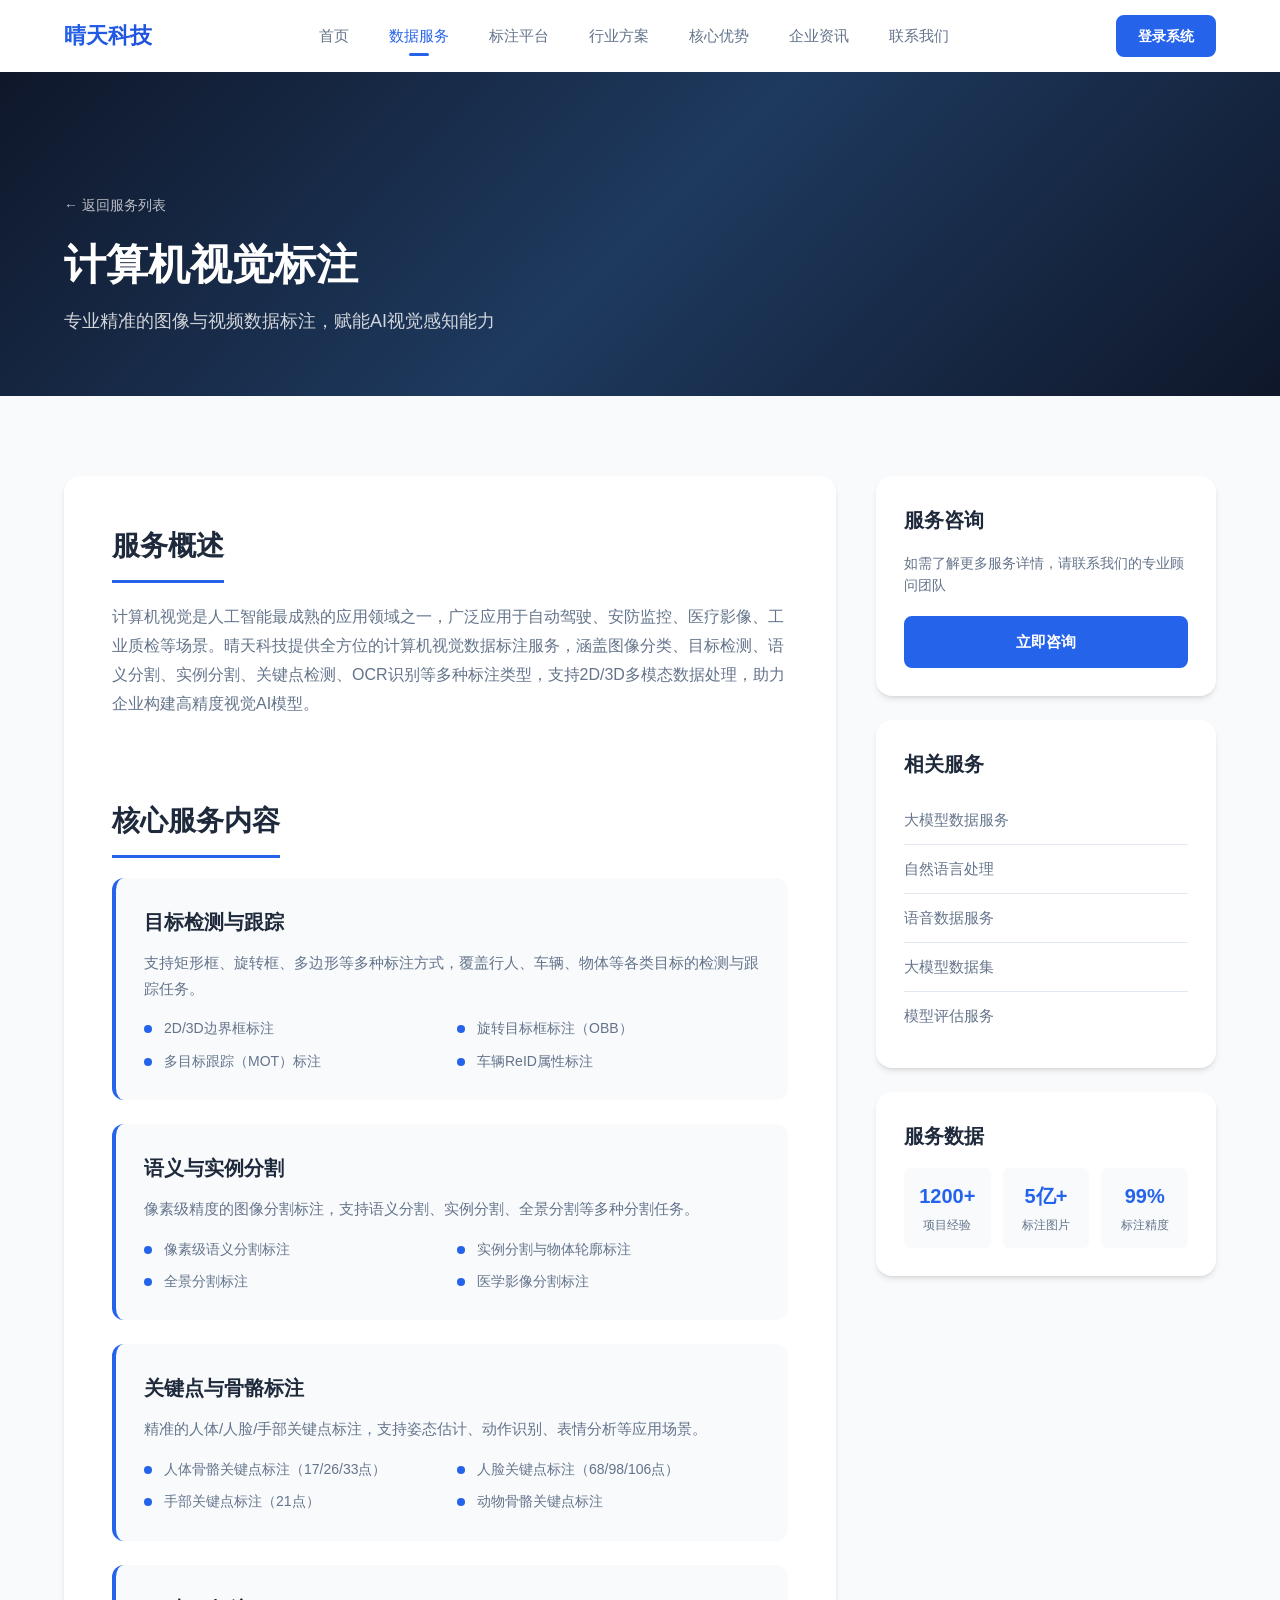
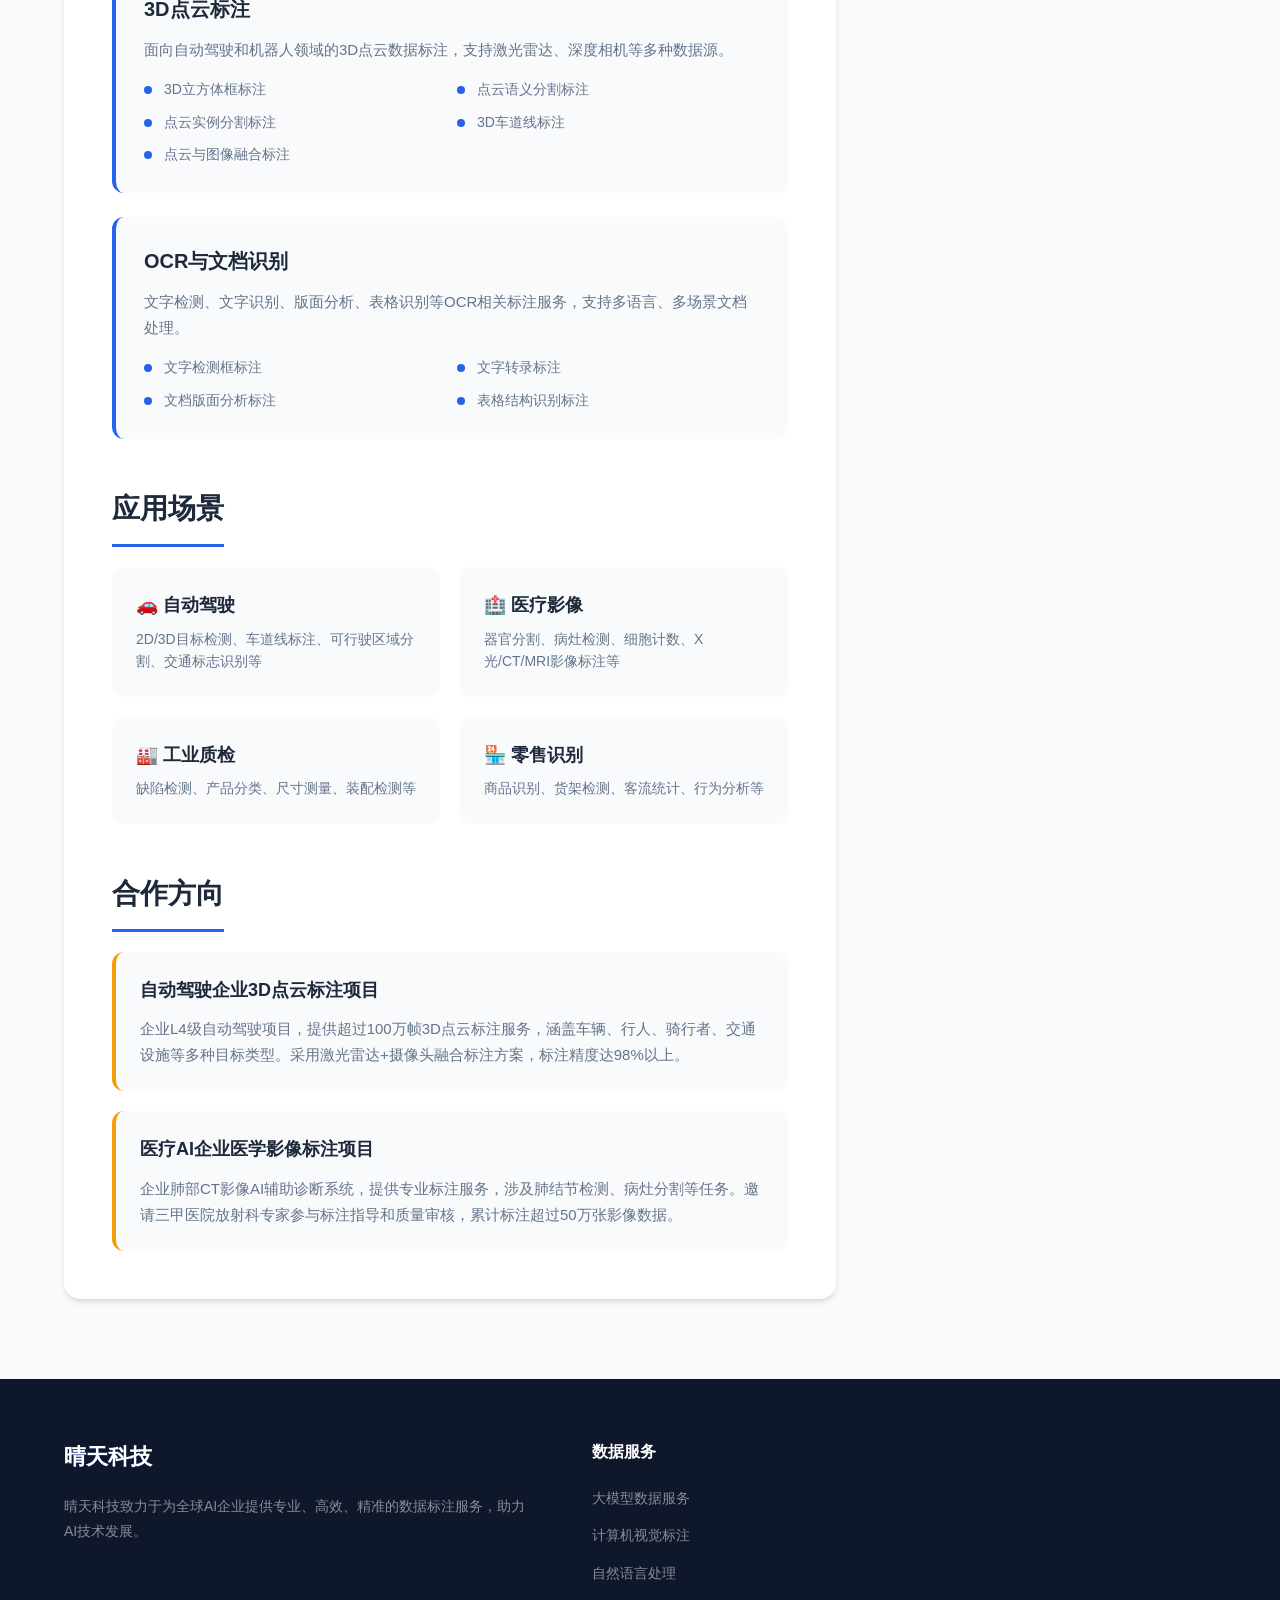
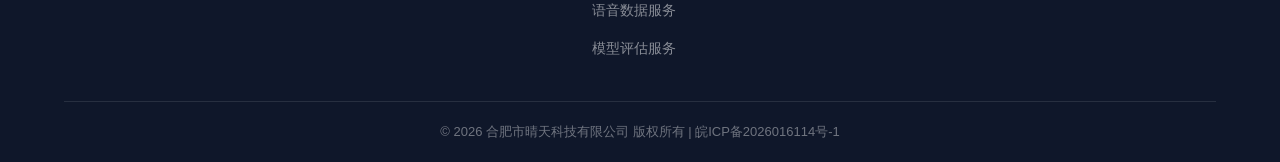
<file: detail-cv.html>
<!DOCTYPE html>
<html lang="zh-CN">
<head>
    <meta charset="UTF-8">
    <meta name="viewport" content="width=device-width, initial-scale=1.0">
    <title>计算机视觉标注 - 晴天科技</title>
    <link rel="stylesheet" href="css/style.css">
    <link rel="stylesheet" href="css/detail.css">
</head>
<body>
    <header class="header">
        <div class="container">
            <div class="header-inner">
                <a href="index.html" class="logo">
                    
                    <span class="logo-text">晴天科技</span>
                </a>
                <nav class="nav" id="mainNav">
                    <a href="index.html" class="nav-link">首页</a>
                    <a href="index.html#services" class="nav-link active">数据服务</a>
                    <a href="index.html#platform" class="nav-link">标注平台</a>
                    <a href="index.html#solutions" class="nav-link">行业方案</a>
                    <a href="index.html#advantages" class="nav-link">核心优势</a>
                    <a href="index.html#news" class="nav-link">企业资讯</a>
                    <a href="index.html#contact" class="nav-link">联系我们</a>
                </nav>
                <div class="header-right">
                    <a href="https://console.qingtiankeji.cn" class="btn btn-primary btn-sm">登录系统</a>
                    <button class="menu-toggle" id="menuToggle" aria-label="菜单">
                        <span></span>
                        <span></span>
                        <span></span>
                    </button>
                </div>
            </div>
        </div>
    </header>

    <section class="detail-hero">
        <div class="container">
            <div class="detail-hero-content">
                <a href="index.html#services" class="back-link">← 返回服务列表</a>
                <h1 class="detail-hero-title">计算机视觉标注</h1>
                <p class="detail-hero-desc">专业精准的图像与视频数据标注，赋能AI视觉感知能力</p>
            </div>
        </div>
    </section>

    <section class="detail-section">
        <div class="container">
            <div class="detail-grid">
                <div class="detail-main">
                    <h2>服务概述</h2>
                    <p>计算机视觉是人工智能最成熟的应用领域之一，广泛应用于自动驾驶、安防监控、医疗影像、工业质检等场景。晴天科技提供全方位的计算机视觉数据标注服务，涵盖图像分类、目标检测、语义分割、实例分割、关键点检测、OCR识别等多种标注类型，支持2D/3D多模态数据处理，助力企业构建高精度视觉AI模型。</p>

                    <h2>核心服务内容</h2>
                    <div class="service-modules">
                        <div class="module-card">
                            <h3>目标检测与跟踪</h3>
                            <p>支持矩形框、旋转框、多边形等多种标注方式，覆盖行人、车辆、物体等各类目标的检测与跟踪任务。</p>
                            <ul>
                                <li>2D/3D边界框标注</li>
                                <li>旋转目标框标注（OBB）</li>
                                <li>多目标跟踪（MOT）标注</li>
                                <li>车辆ReID属性标注</li>
                            </ul>
                        </div>
                        <div class="module-card">
                            <h3>语义与实例分割</h3>
                            <p>像素级精度的图像分割标注，支持语义分割、实例分割、全景分割等多种分割任务。</p>
                            <ul>
                                <li>像素级语义分割标注</li>
                                <li>实例分割与物体轮廓标注</li>
                                <li>全景分割标注</li>
                                <li>医学影像分割标注</li>
                            </ul>
                        </div>
                        <div class="module-card">
                            <h3>关键点与骨骼标注</h3>
                            <p>精准的人体/人脸/手部关键点标注，支持姿态估计、动作识别、表情分析等应用场景。</p>
                            <ul>
                                <li>人体骨骼关键点标注（17/26/33点）</li>
                                <li>人脸关键点标注（68/98/106点）</li>
                                <li>手部关键点标注（21点）</li>
                                <li>动物骨骼关键点标注</li>
                            </ul>
                        </div>
                        <div class="module-card">
                            <h3>3D点云标注</h3>
                            <p>面向自动驾驶和机器人领域的3D点云数据标注，支持激光雷达、深度相机等多种数据源。</p>
                            <ul>
                                <li>3D立方体框标注</li>
                                <li>点云语义分割标注</li>
                                <li>点云实例分割标注</li>
                                <li>3D车道线标注</li>
                                <li>点云与图像融合标注</li>
                            </ul>
                        </div>
                        <div class="module-card">
                            <h3>OCR与文档识别</h3>
                            <p>文字检测、文字识别、版面分析、表格识别等OCR相关标注服务，支持多语言、多场景文档处理。</p>
                            <ul>
                                <li>文字检测框标注</li>
                                <li>文字转录标注</li>
                                <li>文档版面分析标注</li>
                                <li>表格结构识别标注</li>
                            </ul>
                        </div>
                    </div>

                    <h2>应用场景</h2>
                    <div class="scenarios-grid">
                        <div class="scenario-item">
                            <h4>🚗 自动驾驶</h4>
                            <p>2D/3D目标检测、车道线标注、可行驶区域分割、交通标志识别等</p>
                        </div>
                        <div class="scenario-item">
                            <h4>🏥 医疗影像</h4>
                            <p>器官分割、病灶检测、细胞计数、X光/CT/MRI影像标注等</p>
                        </div>
                        <div class="scenario-item">
                            <h4>🏭 工业质检</h4>
                            <p>缺陷检测、产品分类、尺寸测量、装配检测等</p>
                        </div>
                        <div class="scenario-item">
                            <h4>🏪 零售识别</h4>
                            <p>商品识别、货架检测、客流统计、行为分析等</p>
                        </div>
                    </div>

                    <h2>合作方向</h2>
                    <div class="cases-list">
                        <div class="case-item">
                            <h4>自动驾驶企业3D点云标注项目</h4>
                            <p>企业L4级自动驾驶项目，提供超过100万帧3D点云标注服务，涵盖车辆、行人、骑行者、交通设施等多种目标类型。采用激光雷达+摄像头融合标注方案，标注精度达98%以上。</p>
                        </div>
                        <div class="case-item">
                            <h4>医疗AI企业医学影像标注项目</h4>
                            <p>企业肺部CT影像AI辅助诊断系统，提供专业标注服务，涉及肺结节检测、病灶分割等任务。邀请三甲医院放射科专家参与标注指导和质量审核，累计标注超过50万张影像数据。</p>
                        </div>
                    </div>
                </div>
                <div class="detail-sidebar">
                    <div class="sidebar-card">
                        <h3>服务咨询</h3>
                        <p>如需了解更多服务详情，请联系我们的专业顾问团队</p>
                        <a href="index.html#contact" class="btn btn-primary btn-block">立即咨询</a>
                    </div>
                    <div class="sidebar-card">
                        <h3>相关服务</h3>
                        <ul class="related-links">
                            <li><a href="detail-llm.html">大模型数据服务</a></li>
                            <li><a href="detail-nlp.html">自然语言处理</a></li>
                            <li><a href="detail-voice.html">语音数据服务</a></li>
                            <li><a href="detail-dataset.html">大模型数据集</a></li>
                            <li><a href="detail-eval.html">模型评估服务</a></li>
                        </ul>
                    </div>
                    <div class="sidebar-card">
                        <h3>服务数据</h3>
                        <div class="sidebar-stats">
                            <div class="sidebar-stat">
                                <span class="stat-number">1200+</span>
                                <span class="stat-label">项目经验</span>
                            </div>
                            <div class="sidebar-stat">
                                <span class="stat-number">5亿+</span>
                                <span class="stat-label">标注图片</span>
                            </div>
                            <div class="sidebar-stat">
                                <span class="stat-number">99%</span>
                                <span class="stat-label">标注精度</span>
                            </div>
                        </div>
                    </div>
                </div>
            </div>
        </div>
    </section>

    <footer class="footer">
        <div class="container">
            <div class="footer-main">
                <div class="footer-brand">
                    <a href="index.html" class="logo">
                        
                        <span class="logo-text">晴天科技</span>
                    </a>
                    <p class="footer-desc">晴天科技致力于为全球AI企业提供专业、高效、精准的数据标注服务，助力AI技术发展。</p>
                </div>
                <div class="footer-links">
                    <div class="footer-col">
                        <h4>数据服务</h4>
                        <ul>
                            <li><a href="detail-llm.html">大模型数据服务</a></li>
                            <li><a href="detail-cv.html">计算机视觉标注</a></li>
                            <li><a href="detail-nlp.html">自然语言处理</a></li>
                            <li><a href="detail-voice.html">语音数据服务</a></li>
                            <li><a href="detail-eval.html">模型评估服务</a></li>
                        </ul>
                    </div>
                </div>
            </div>
            <div class="footer-bottom">
                <p>© 2026 合肥市晴天科技有限公司 版权所有 | 皖ICP备2026016114号-1</p>
            </div>
        </div>
    </footer>

    <div class="back-to-top" id="backToTop">
        <svg viewBox="0 0 24 24" fill="none" stroke="currentColor" stroke-width="2"><path d="M12 19V5M5 12l7-7 7 7"/></svg>
    </div>

    <script src="js/main.js"></script>
</body>
</html>
</file>
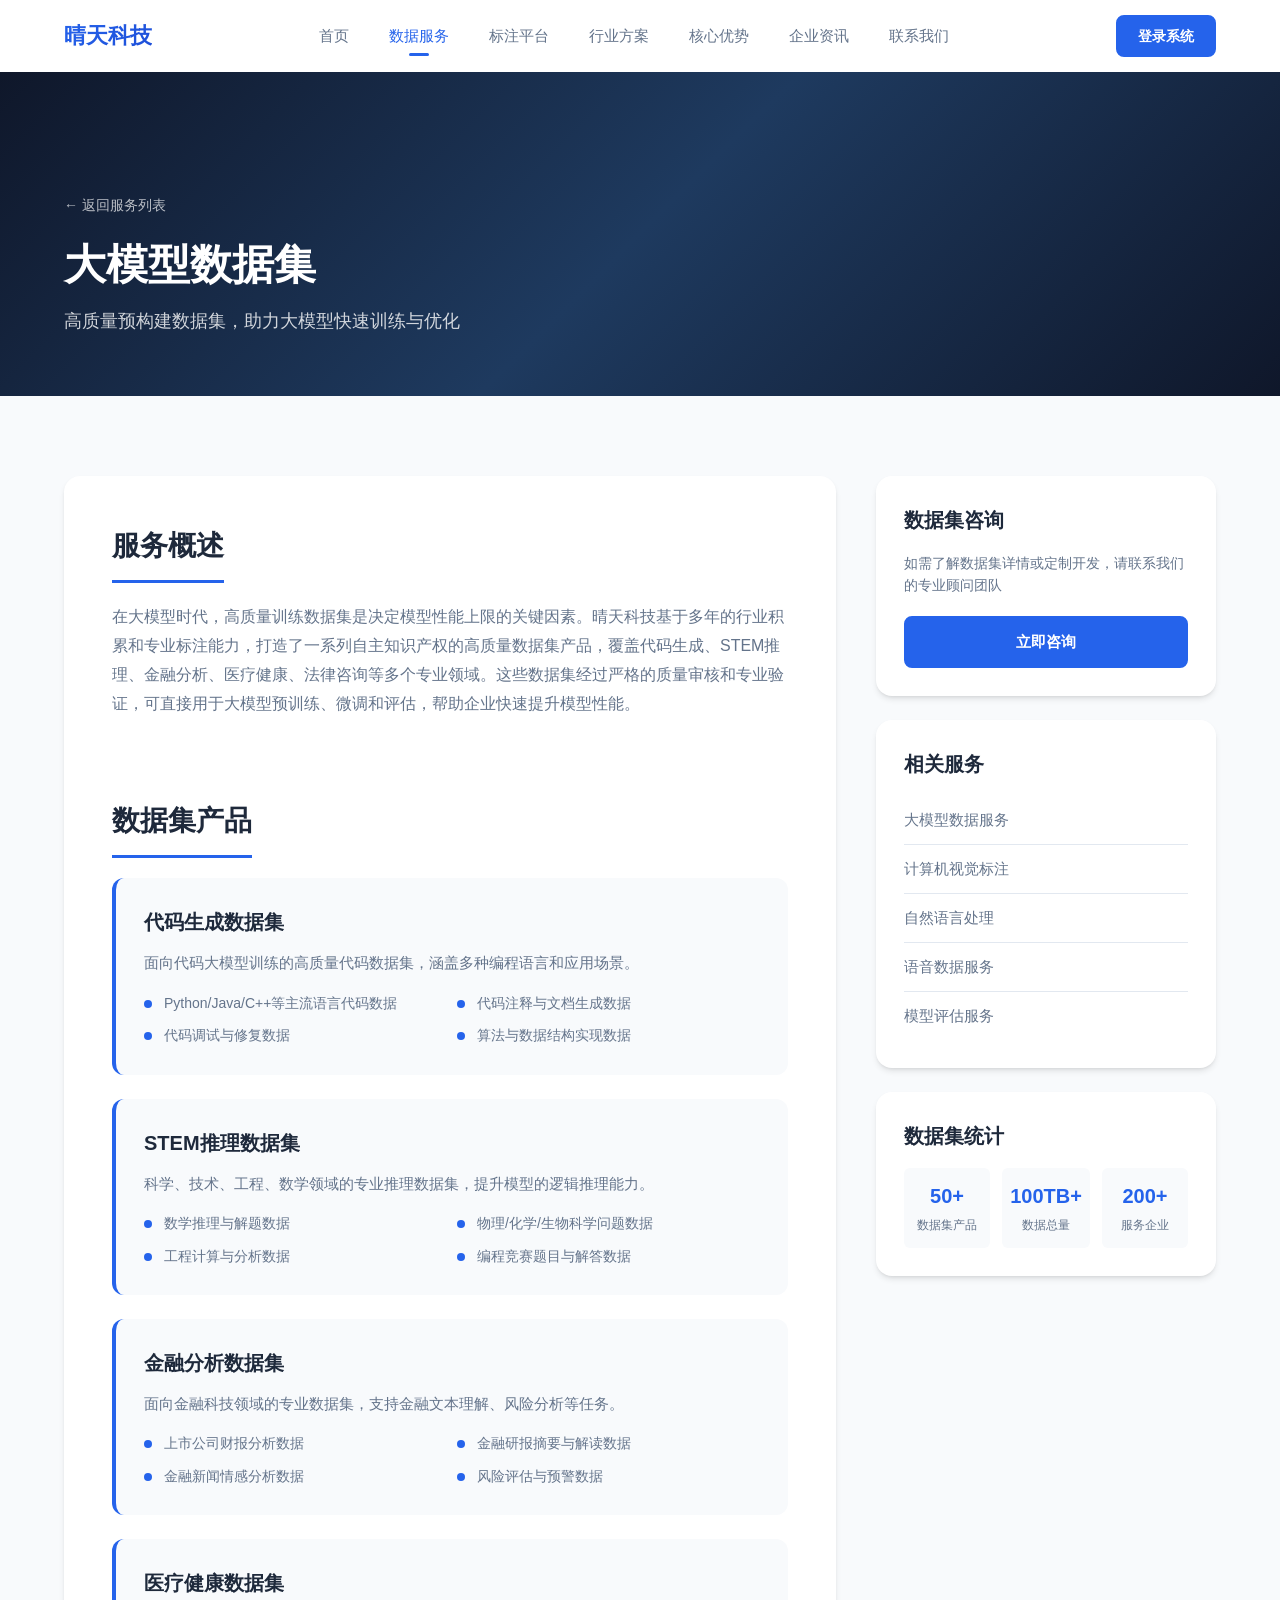
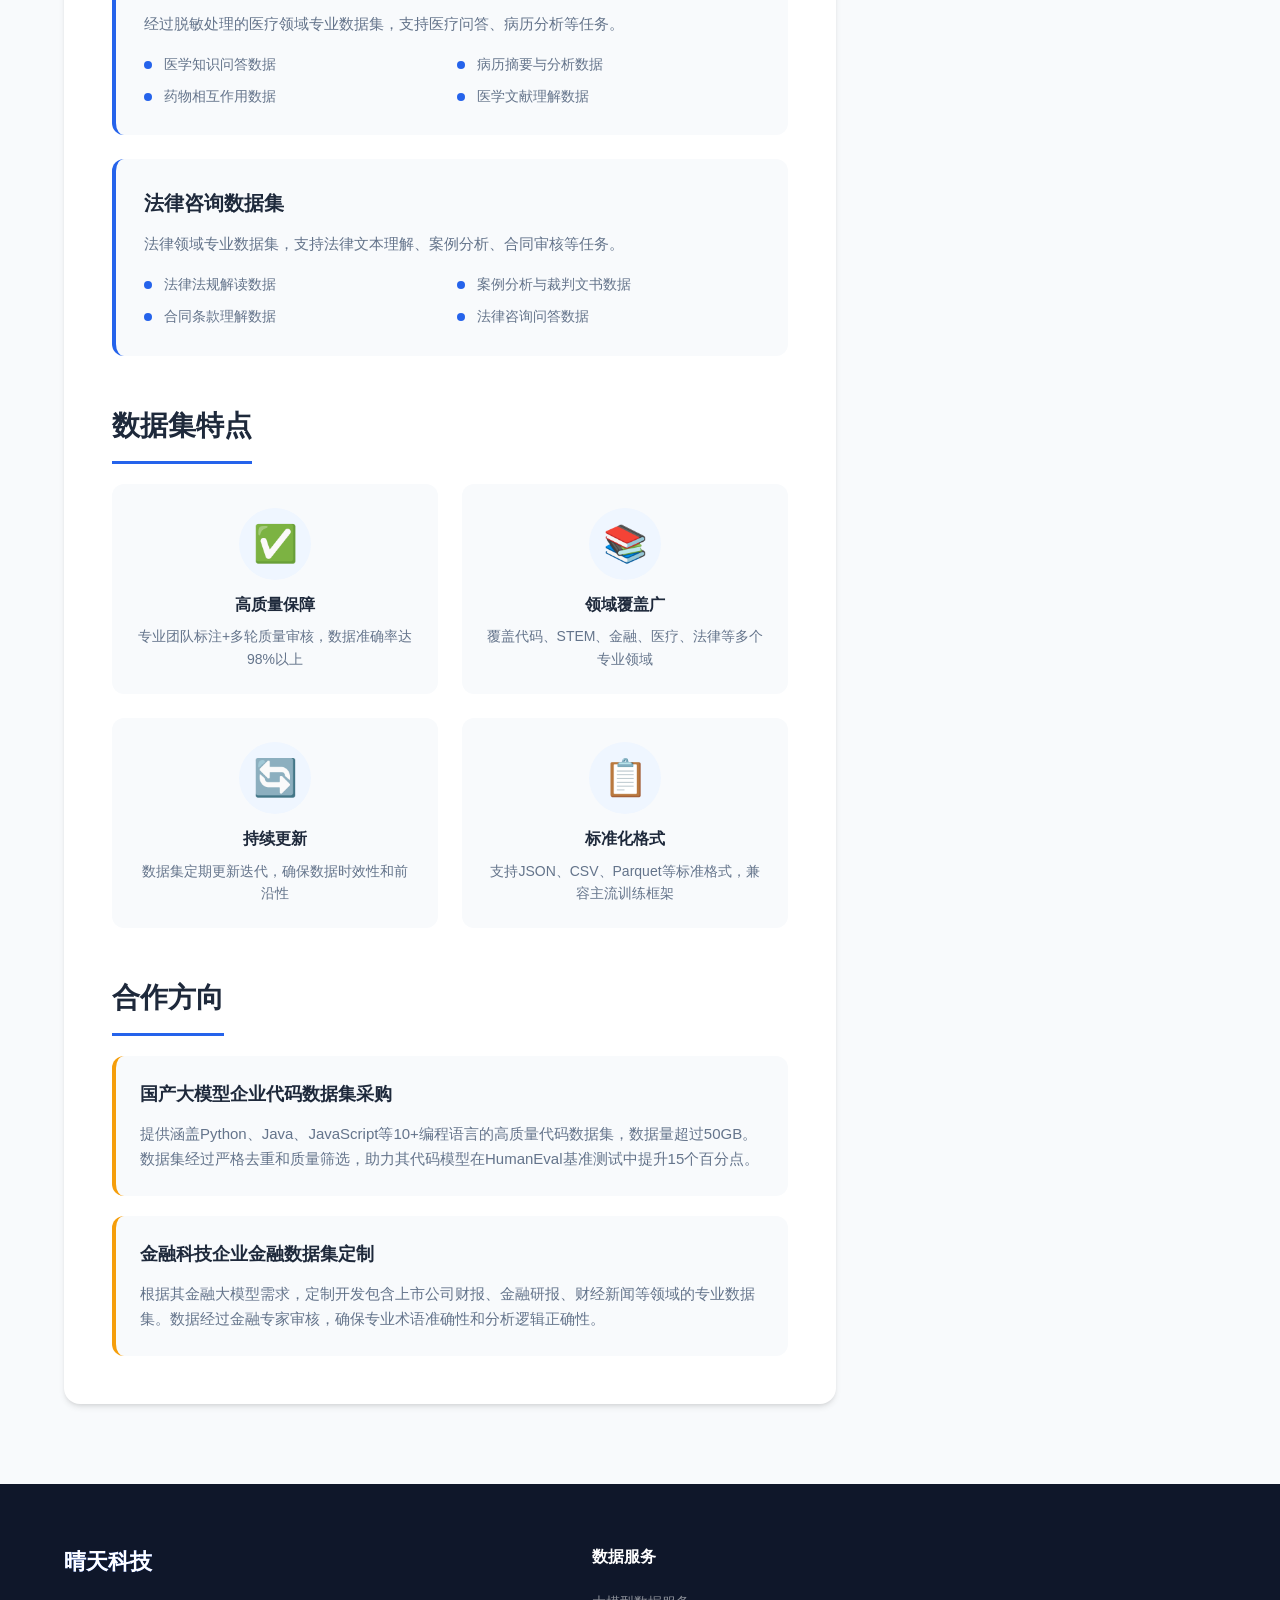
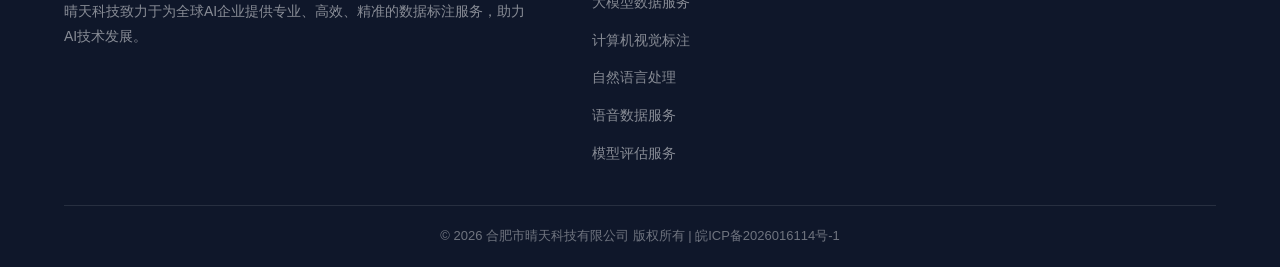
<file: detail-dataset.html>
<!DOCTYPE html>
<html lang="zh-CN">
<head>
    <meta charset="UTF-8">
    <meta name="viewport" content="width=device-width, initial-scale=1.0">
    <title>大模型数据集 - 晴天科技</title>
    <link rel="stylesheet" href="css/style.css">
    <link rel="stylesheet" href="css/detail.css">
</head>
<body>
    <header class="header">
        <div class="container">
            <div class="header-inner">
                <a href="index.html" class="logo">
                    
                    <span class="logo-text">晴天科技</span>
                </a>
                <nav class="nav" id="mainNav">
                    <a href="index.html" class="nav-link">首页</a>
                    <a href="index.html#services" class="nav-link active">数据服务</a>
                    <a href="index.html#platform" class="nav-link">标注平台</a>
                    <a href="index.html#solutions" class="nav-link">行业方案</a>
                    <a href="index.html#advantages" class="nav-link">核心优势</a>
                    <a href="index.html#news" class="nav-link">企业资讯</a>
                    <a href="index.html#contact" class="nav-link">联系我们</a>
                </nav>
                <div class="header-right">
                    <a href="https://console.qingtiankeji.cn" class="btn btn-primary btn-sm">登录系统</a>
                    <button class="menu-toggle" id="menuToggle" aria-label="菜单">
                        <span></span>
                        <span></span>
                        <span></span>
                    </button>
                </div>
            </div>
        </div>
    </header>

    <section class="detail-hero">
        <div class="container">
            <div class="detail-hero-content">
                <a href="index.html#services" class="back-link">← 返回服务列表</a>
                <h1 class="detail-hero-title">大模型数据集</h1>
                <p class="detail-hero-desc">高质量预构建数据集，助力大模型快速训练与优化</p>
            </div>
        </div>
    </section>

    <section class="detail-section">
        <div class="container">
            <div class="detail-grid">
                <div class="detail-main">
                    <h2>服务概述</h2>
                    <p>在大模型时代，高质量训练数据集是决定模型性能上限的关键因素。晴天科技基于多年的行业积累和专业标注能力，打造了一系列自主知识产权的高质量数据集产品，覆盖代码生成、STEM推理、金融分析、医疗健康、法律咨询等多个专业领域。这些数据集经过严格的质量审核和专业验证，可直接用于大模型预训练、微调和评估，帮助企业快速提升模型性能。</p>

                    <h2>数据集产品</h2>
                    <div class="service-modules">
                        <div class="module-card">
                            <h3>代码生成数据集</h3>
                            <p>面向代码大模型训练的高质量代码数据集，涵盖多种编程语言和应用场景。</p>
                            <ul>
                                <li>Python/Java/C++等主流语言代码数据</li>
                                <li>代码注释与文档生成数据</li>
                                <li>代码调试与修复数据</li>
                                <li>算法与数据结构实现数据</li>
                            </ul>
                        </div>
                        <div class="module-card">
                            <h3>STEM推理数据集</h3>
                            <p>科学、技术、工程、数学领域的专业推理数据集，提升模型的逻辑推理能力。</p>
                            <ul>
                                <li>数学推理与解题数据</li>
                                <li>物理/化学/生物科学问题数据</li>
                                <li>工程计算与分析数据</li>
                                <li>编程竞赛题目与解答数据</li>
                            </ul>
                        </div>
                        <div class="module-card">
                            <h3>金融分析数据集</h3>
                            <p>面向金融科技领域的专业数据集，支持金融文本理解、风险分析等任务。</p>
                            <ul>
                                <li>上市公司财报分析数据</li>
                                <li>金融研报摘要与解读数据</li>
                                <li>金融新闻情感分析数据</li>
                                <li>风险评估与预警数据</li>
                            </ul>
                        </div>
                        <div class="module-card">
                            <h3>医疗健康数据集</h3>
                            <p>经过脱敏处理的医疗领域专业数据集，支持医疗问答、病历分析等任务。</p>
                            <ul>
                                <li>医学知识问答数据</li>
                                <li>病历摘要与分析数据</li>
                                <li>药物相互作用数据</li>
                                <li>医学文献理解数据</li>
                            </ul>
                        </div>
                        <div class="module-card">
                            <h3>法律咨询数据集</h3>
                            <p>法律领域专业数据集，支持法律文本理解、案例分析、合同审核等任务。</p>
                            <ul>
                                <li>法律法规解读数据</li>
                                <li>案例分析与裁判文书数据</li>
                                <li>合同条款理解数据</li>
                                <li>法律咨询问答数据</li>
                            </ul>
                        </div>
                    </div>

                    <h2>数据集特点</h2>
                    <div class="advantages-grid">
                        <div class="advantage-item">
                            <div class="advantage-icon">✅</div>
                            <h4>高质量保障</h4>
                            <p>专业团队标注+多轮质量审核，数据准确率达98%以上</p>
                        </div>
                        <div class="advantage-item">
                            <div class="advantage-icon">📚</div>
                            <h4>领域覆盖广</h4>
                            <p>覆盖代码、STEM、金融、医疗、法律等多个专业领域</p>
                        </div>
                        <div class="advantage-item">
                            <div class="advantage-icon">🔄</div>
                            <h4>持续更新</h4>
                            <p>数据集定期更新迭代，确保数据时效性和前沿性</p>
                        </div>
                        <div class="advantage-item">
                            <div class="advantage-icon">📋</div>
                            <h4>标准化格式</h4>
                            <p>支持JSON、CSV、Parquet等标准格式，兼容主流训练框架</p>
                        </div>
                    </div>

                    <h2>合作方向</h2>
                    <div class="cases-list">
                        <div class="case-item">
                            <h4>国产大模型企业代码数据集采购</h4>
                            <p>提供涵盖Python、Java、JavaScript等10+编程语言的高质量代码数据集，数据量超过50GB。数据集经过严格去重和质量筛选，助力其代码模型在HumanEval基准测试中提升15个百分点。</p>
                        </div>
                        <div class="case-item">
                            <h4>金融科技企业金融数据集定制</h4>
                            <p>根据其金融大模型需求，定制开发包含上市公司财报、金融研报、财经新闻等领域的专业数据集。数据经过金融专家审核，确保专业术语准确性和分析逻辑正确性。</p>
                        </div>
                    </div>
                </div>
                <div class="detail-sidebar">
                    <div class="sidebar-card">
                        <h3>数据集咨询</h3>
                        <p>如需了解数据集详情或定制开发，请联系我们的专业顾问团队</p>
                        <a href="index.html#contact" class="btn btn-primary btn-block">立即咨询</a>
                    </div>
                    <div class="sidebar-card">
                        <h3>相关服务</h3>
                        <ul class="related-links">
                            <li><a href="detail-llm.html">大模型数据服务</a></li>
                            <li><a href="detail-cv.html">计算机视觉标注</a></li>
                            <li><a href="detail-nlp.html">自然语言处理</a></li>
                            <li><a href="detail-voice.html">语音数据服务</a></li>
                            <li><a href="detail-eval.html">模型评估服务</a></li>
                        </ul>
                    </div>
                    <div class="sidebar-card">
                        <h3>数据集统计</h3>
                        <div class="sidebar-stats">
                            <div class="sidebar-stat">
                                <span class="stat-number">50+</span>
                                <span class="stat-label">数据集产品</span>
                            </div>
                            <div class="sidebar-stat">
                                <span class="stat-number">100TB+</span>
                                <span class="stat-label">数据总量</span>
                            </div>
                            <div class="sidebar-stat">
                                <span class="stat-number">200+</span>
                                <span class="stat-label">服务企业</span>
                            </div>
                        </div>
                    </div>
                </div>
            </div>
        </div>
    </section>

    <footer class="footer">
        <div class="container">
            <div class="footer-main">
                <div class="footer-brand">
                    <a href="index.html" class="logo">
                        
                        <span class="logo-text">晴天科技</span>
                    </a>
                    <p class="footer-desc">晴天科技致力于为全球AI企业提供专业、高效、精准的数据标注服务，助力AI技术发展。</p>
                </div>
                <div class="footer-links">
                    <div class="footer-col">
                        <h4>数据服务</h4>
                        <ul>
                            <li><a href="detail-llm.html">大模型数据服务</a></li>
                            <li><a href="detail-cv.html">计算机视觉标注</a></li>
                            <li><a href="detail-nlp.html">自然语言处理</a></li>
                            <li><a href="detail-voice.html">语音数据服务</a></li>
                            <li><a href="detail-eval.html">模型评估服务</a></li>
                        </ul>
                    </div>
                </div>
            </div>
            <div class="footer-bottom">
                <p>© 2026 合肥市晴天科技有限公司 版权所有 | 皖ICP备2026016114号-1</p>
            </div>
        </div>
    </footer>

    <div class="back-to-top" id="backToTop">
        <svg viewBox="0 0 24 24" fill="none" stroke="currentColor" stroke-width="2"><path d="M12 19V5M5 12l7-7 7 7"/></svg>
    </div>

    <script src="js/main.js"></script>
</body>
</html>
</file>
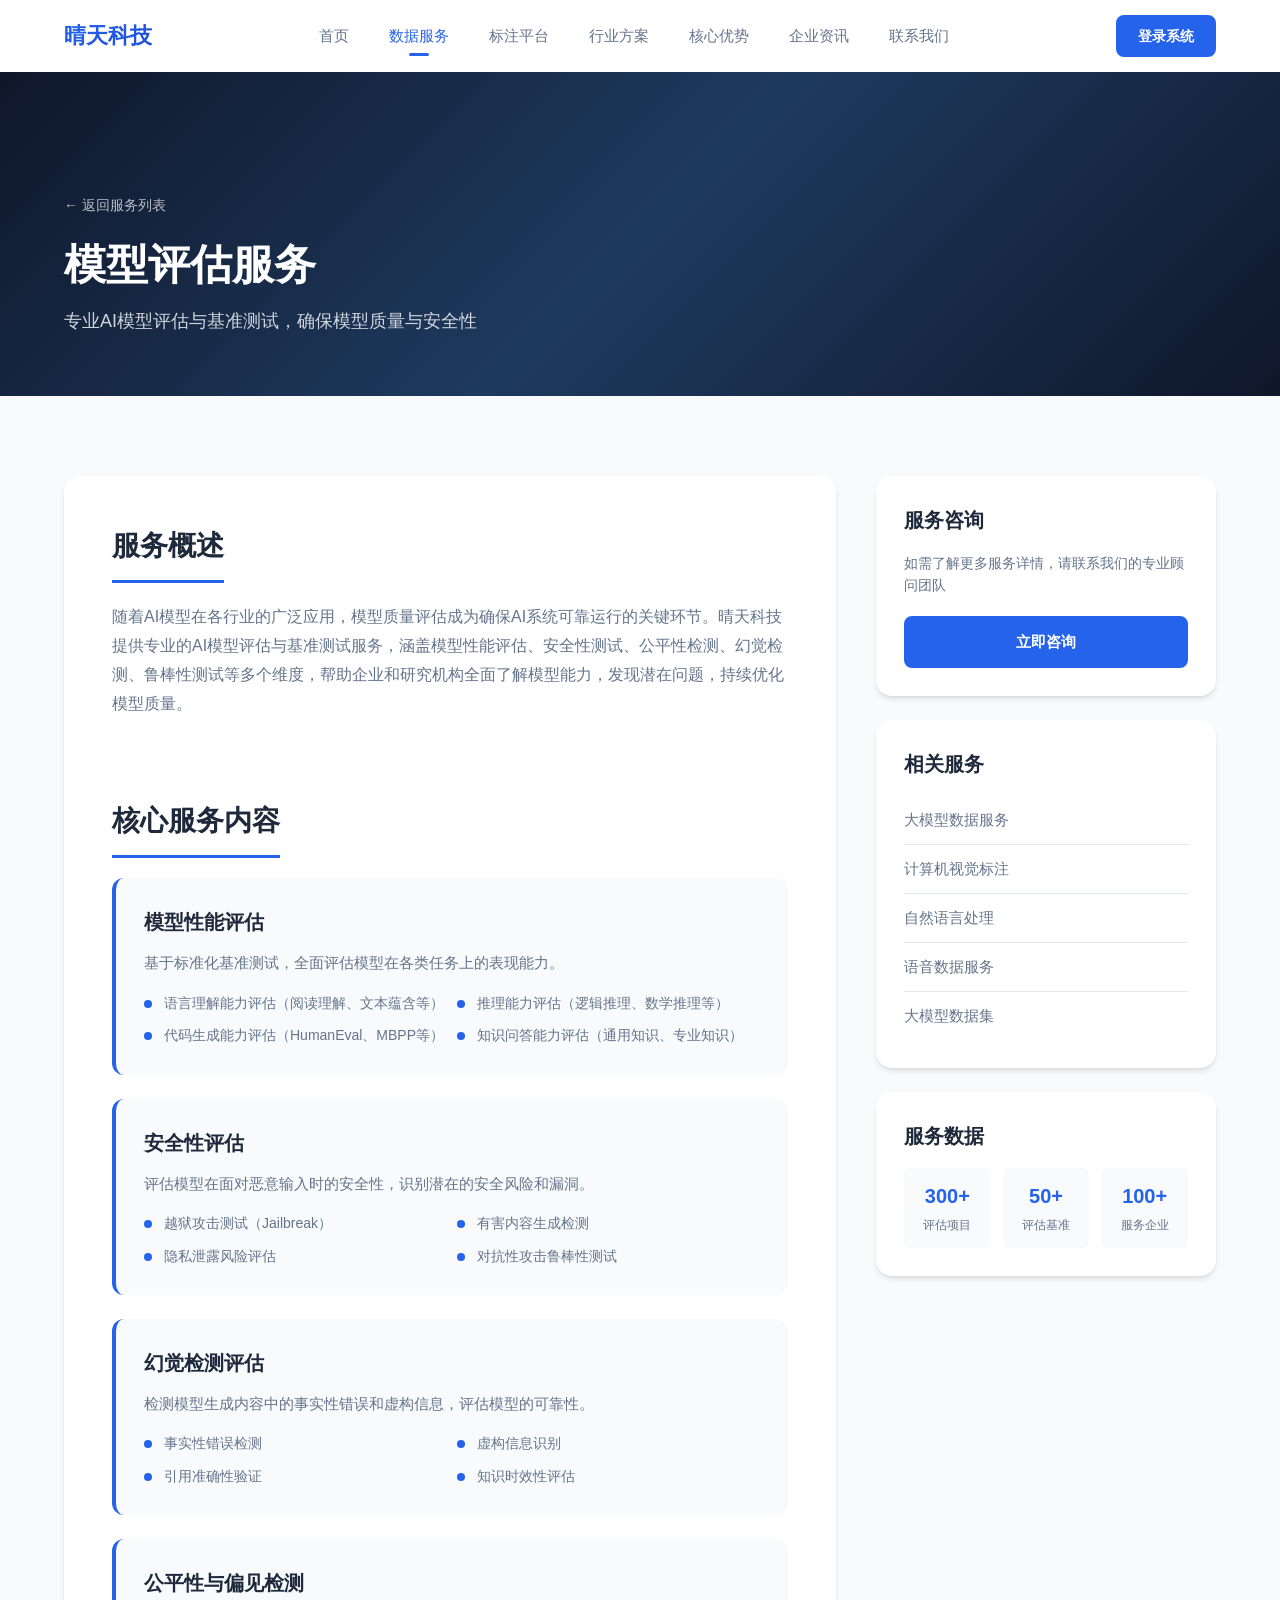
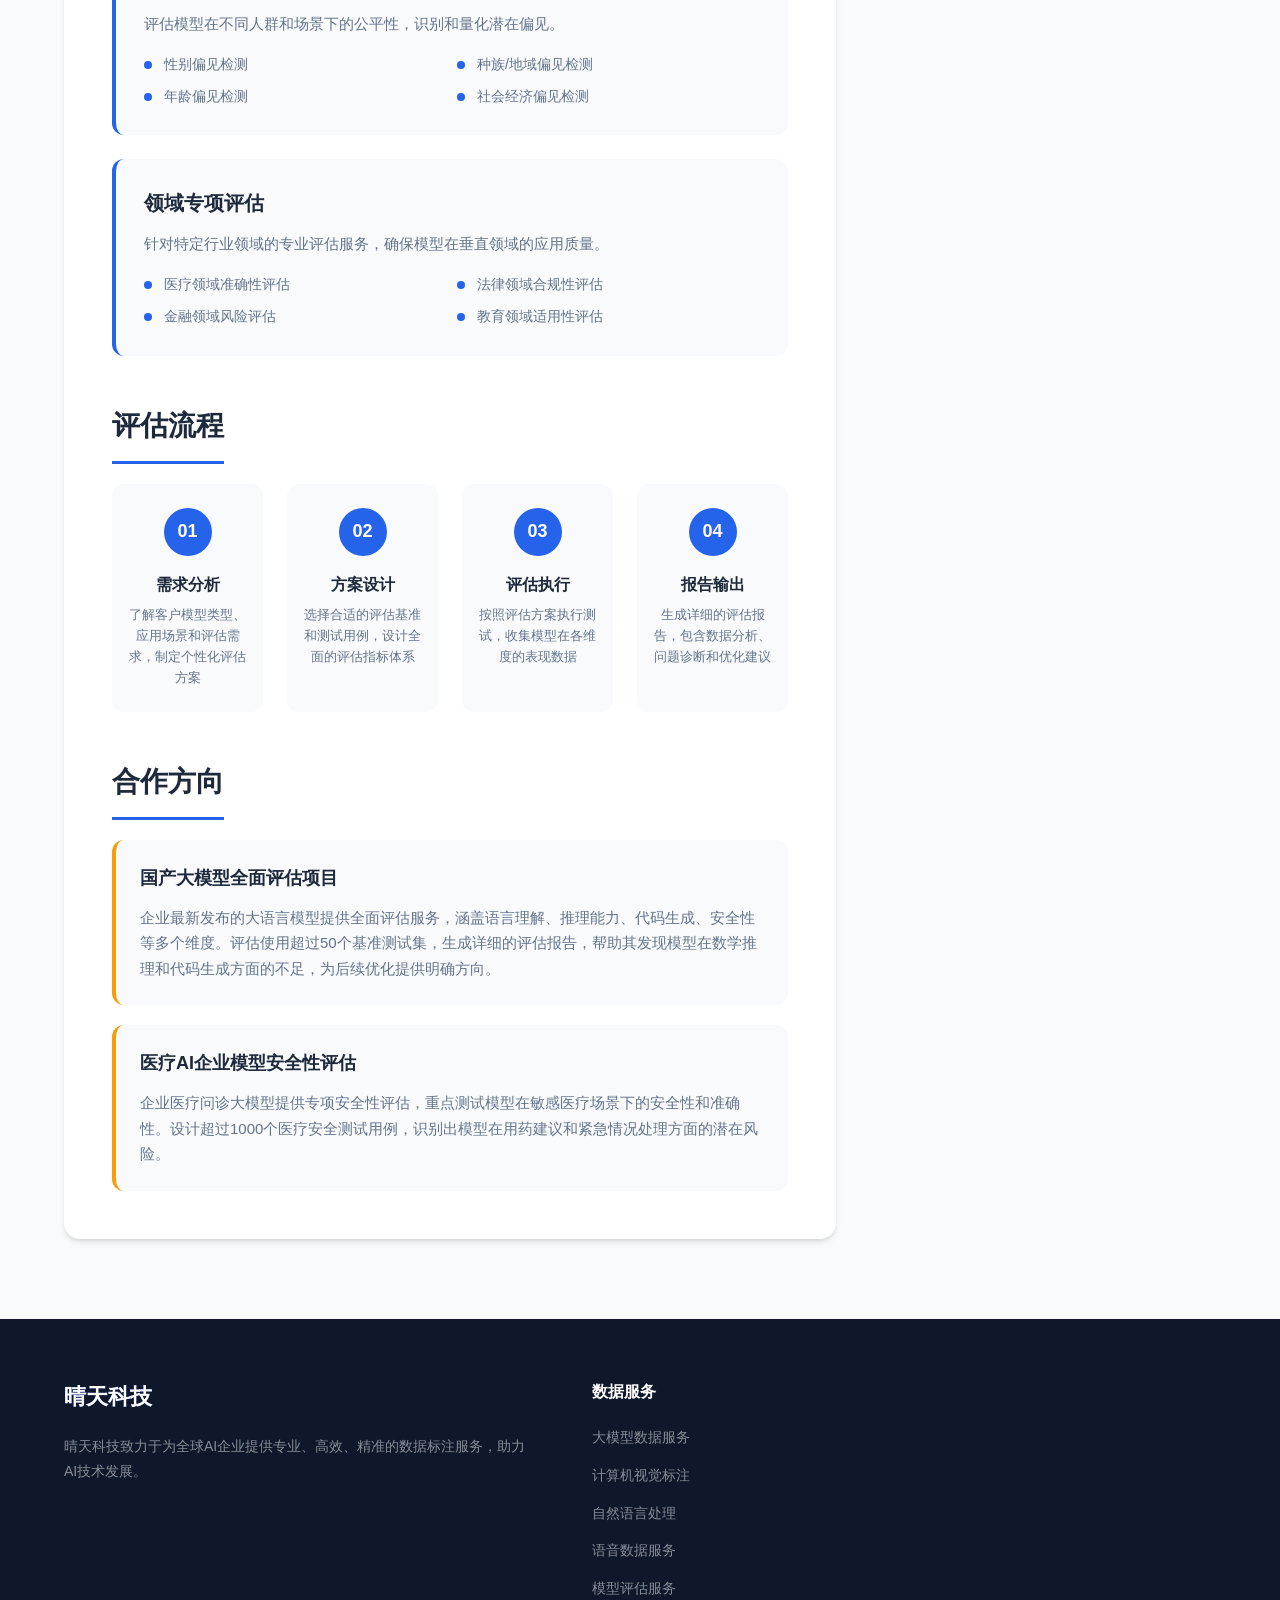
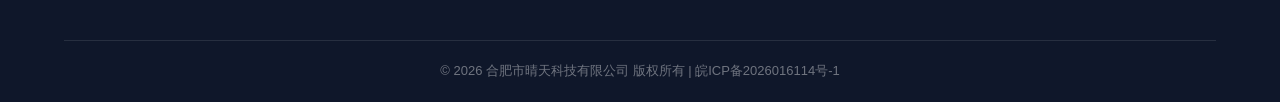
<file: detail-eval.html>
<!DOCTYPE html>
<html lang="zh-CN">
<head>
    <meta charset="UTF-8">
    <meta name="viewport" content="width=device-width, initial-scale=1.0">
    <title>模型评估服务 - 晴天科技</title>
    <link rel="stylesheet" href="css/style.css">
    <link rel="stylesheet" href="css/detail.css">
</head>
<body>
    <header class="header">
        <div class="container">
            <div class="header-inner">
                <a href="index.html" class="logo">
                    
                    <span class="logo-text">晴天科技</span>
                </a>
                <nav class="nav" id="mainNav">
                    <a href="index.html" class="nav-link">首页</a>
                    <a href="index.html#services" class="nav-link active">数据服务</a>
                    <a href="index.html#platform" class="nav-link">标注平台</a>
                    <a href="index.html#solutions" class="nav-link">行业方案</a>
                    <a href="index.html#advantages" class="nav-link">核心优势</a>
                    <a href="index.html#news" class="nav-link">企业资讯</a>
                    <a href="index.html#contact" class="nav-link">联系我们</a>
                </nav>
                <div class="header-right">
                    <a href="https://console.qingtiankeji.cn" class="btn btn-primary btn-sm">登录系统</a>
                    <button class="menu-toggle" id="menuToggle" aria-label="菜单">
                        <span></span>
                        <span></span>
                        <span></span>
                    </button>
                </div>
            </div>
        </div>
    </header>

    <section class="detail-hero">
        <div class="container">
            <div class="detail-hero-content">
                <a href="index.html#services" class="back-link">← 返回服务列表</a>
                <h1 class="detail-hero-title">模型评估服务</h1>
                <p class="detail-hero-desc">专业AI模型评估与基准测试，确保模型质量与安全性</p>
            </div>
        </div>
    </section>

    <section class="detail-section">
        <div class="container">
            <div class="detail-grid">
                <div class="detail-main">
                    <h2>服务概述</h2>
                    <p>随着AI模型在各行业的广泛应用，模型质量评估成为确保AI系统可靠运行的关键环节。晴天科技提供专业的AI模型评估与基准测试服务，涵盖模型性能评估、安全性测试、公平性检测、幻觉检测、鲁棒性测试等多个维度，帮助企业和研究机构全面了解模型能力，发现潜在问题，持续优化模型质量。</p>

                    <h2>核心服务内容</h2>
                    <div class="service-modules">
                        <div class="module-card">
                            <h3>模型性能评估</h3>
                            <p>基于标准化基准测试，全面评估模型在各类任务上的表现能力。</p>
                            <ul>
                                <li>语言理解能力评估（阅读理解、文本蕴含等）</li>
                                <li>推理能力评估（逻辑推理、数学推理等）</li>
                                <li>代码生成能力评估（HumanEval、MBPP等）</li>
                                <li>知识问答能力评估（通用知识、专业知识）</li>
                            </ul>
                        </div>
                        <div class="module-card">
                            <h3>安全性评估</h3>
                            <p>评估模型在面对恶意输入时的安全性，识别潜在的安全风险和漏洞。</p>
                            <ul>
                                <li>越狱攻击测试（Jailbreak）</li>
                                <li>有害内容生成检测</li>
                                <li>隐私泄露风险评估</li>
                                <li>对抗性攻击鲁棒性测试</li>
                            </ul>
                        </div>
                        <div class="module-card">
                            <h3>幻觉检测评估</h3>
                            <p>检测模型生成内容中的事实性错误和虚构信息，评估模型的可靠性。</p>
                            <ul>
                                <li>事实性错误检测</li>
                                <li>虚构信息识别</li>
                                <li>引用准确性验证</li>
                                <li>知识时效性评估</li>
                            </ul>
                        </div>
                        <div class="module-card">
                            <h3>公平性与偏见检测</h3>
                            <p>评估模型在不同人群和场景下的公平性，识别和量化潜在偏见。</p>
                            <ul>
                                <li>性别偏见检测</li>
                                <li>种族/地域偏见检测</li>
                                <li>年龄偏见检测</li>
                                <li>社会经济偏见检测</li>
                            </ul>
                        </div>
                        <div class="module-card">
                            <h3>领域专项评估</h3>
                            <p>针对特定行业领域的专业评估服务，确保模型在垂直领域的应用质量。</p>
                            <ul>
                                <li>医疗领域准确性评估</li>
                                <li>法律领域合规性评估</li>
                                <li>金融领域风险评估</li>
                                <li>教育领域适用性评估</li>
                            </ul>
                        </div>
                    </div>

                    <h2>评估流程</h2>
                    <div class="process-steps">
                        <div class="process-step">
                            <div class="step-number">01</div>
                            <h4>需求分析</h4>
                            <p>了解客户模型类型、应用场景和评估需求，制定个性化评估方案</p>
                        </div>
                        <div class="process-step">
                            <div class="step-number">02</div>
                            <h4>方案设计</h4>
                            <p>选择合适的评估基准和测试用例，设计全面的评估指标体系</p>
                        </div>
                        <div class="process-step">
                            <div class="step-number">03</div>
                            <h4>评估执行</h4>
                            <p>按照评估方案执行测试，收集模型在各维度的表现数据</p>
                        </div>
                        <div class="process-step">
                            <div class="step-number">04</div>
                            <h4>报告输出</h4>
                            <p>生成详细的评估报告，包含数据分析、问题诊断和优化建议</p>
                        </div>
                    </div>

                    <h2>合作方向</h2>
                    <div class="cases-list">
                        <div class="case-item">
                            <h4>国产大模型全面评估项目</h4>
                            <p>企业最新发布的大语言模型提供全面评估服务，涵盖语言理解、推理能力、代码生成、安全性等多个维度。评估使用超过50个基准测试集，生成详细的评估报告，帮助其发现模型在数学推理和代码生成方面的不足，为后续优化提供明确方向。</p>
                        </div>
                        <div class="case-item">
                            <h4>医疗AI企业模型安全性评估</h4>
                            <p>企业医疗问诊大模型提供专项安全性评估，重点测试模型在敏感医疗场景下的安全性和准确性。设计超过1000个医疗安全测试用例，识别出模型在用药建议和紧急情况处理方面的潜在风险。</p>
                        </div>
                    </div>
                </div>
                <div class="detail-sidebar">
                    <div class="sidebar-card">
                        <h3>服务咨询</h3>
                        <p>如需了解更多服务详情，请联系我们的专业顾问团队</p>
                        <a href="index.html#contact" class="btn btn-primary btn-block">立即咨询</a>
                    </div>
                    <div class="sidebar-card">
                        <h3>相关服务</h3>
                        <ul class="related-links">
                            <li><a href="detail-llm.html">大模型数据服务</a></li>
                            <li><a href="detail-cv.html">计算机视觉标注</a></li>
                            <li><a href="detail-nlp.html">自然语言处理</a></li>
                            <li><a href="detail-voice.html">语音数据服务</a></li>
                            <li><a href="detail-dataset.html">大模型数据集</a></li>
                        </ul>
                    </div>
                    <div class="sidebar-card">
                        <h3>服务数据</h3>
                        <div class="sidebar-stats">
                            <div class="sidebar-stat">
                                <span class="stat-number">300+</span>
                                <span class="stat-label">评估项目</span>
                            </div>
                            <div class="sidebar-stat">
                                <span class="stat-number">50+</span>
                                <span class="stat-label">评估基准</span>
                            </div>
                            <div class="sidebar-stat">
                                <span class="stat-number">100+</span>
                                <span class="stat-label">服务企业</span>
                            </div>
                        </div>
                    </div>
                </div>
            </div>
        </div>
    </section>

    <footer class="footer">
        <div class="container">
            <div class="footer-main">
                <div class="footer-brand">
                    <a href="index.html" class="logo">
                        
                        <span class="logo-text">晴天科技</span>
                    </a>
                    <p class="footer-desc">晴天科技致力于为全球AI企业提供专业、高效、精准的数据标注服务，助力AI技术发展。</p>
                </div>
                <div class="footer-links">
                    <div class="footer-col">
                        <h4>数据服务</h4>
                        <ul>
                            <li><a href="detail-llm.html">大模型数据服务</a></li>
                            <li><a href="detail-cv.html">计算机视觉标注</a></li>
                            <li><a href="detail-nlp.html">自然语言处理</a></li>
                            <li><a href="detail-voice.html">语音数据服务</a></li>
                            <li><a href="detail-eval.html">模型评估服务</a></li>
                        </ul>
                    </div>
                </div>
            </div>
            <div class="footer-bottom">
                <p>© 2026 合肥市晴天科技有限公司 版权所有 | 皖ICP备2026016114号-1</p>
            </div>
        </div>
    </footer>

    <div class="back-to-top" id="backToTop">
        <svg viewBox="0 0 24 24" fill="none" stroke="currentColor" stroke-width="2"><path d="M12 19V5M5 12l7-7 7 7"/></svg>
    </div>

    <script src="js/main.js"></script>
</body>
</html>
</file>
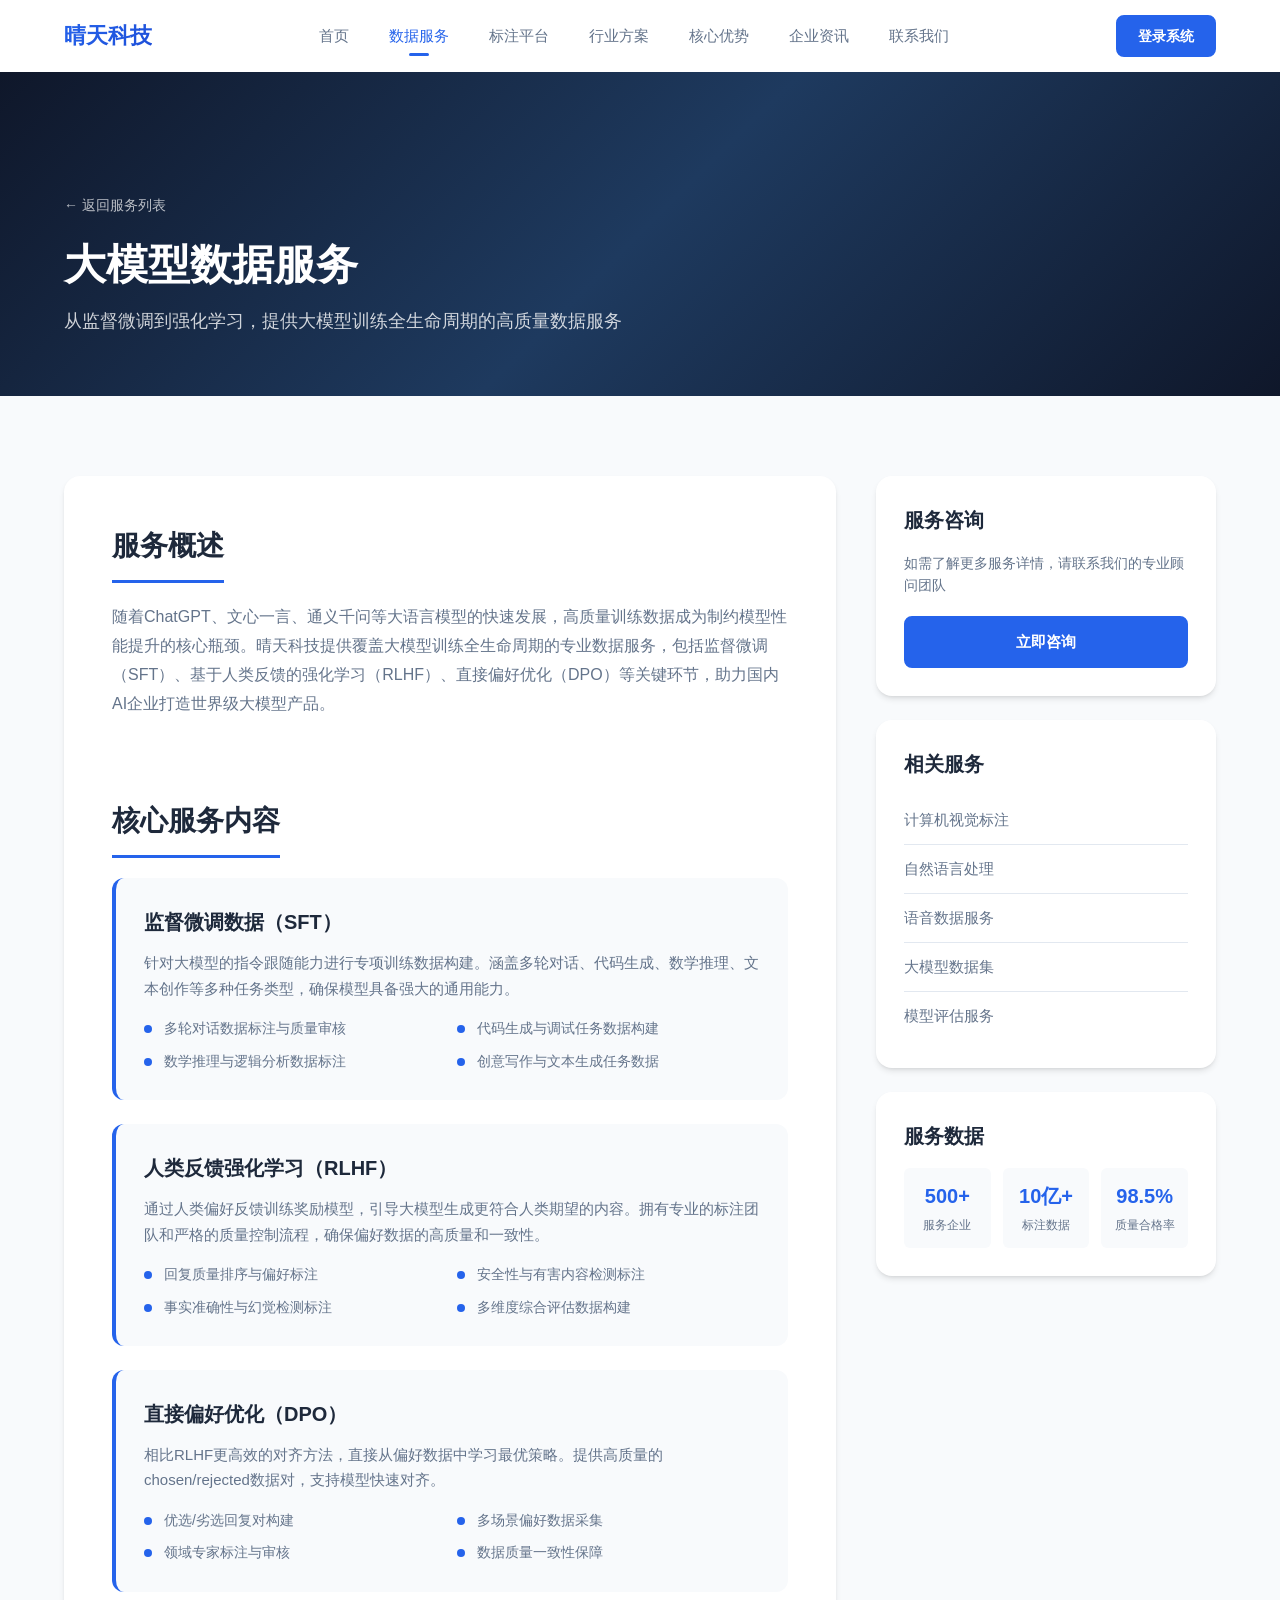
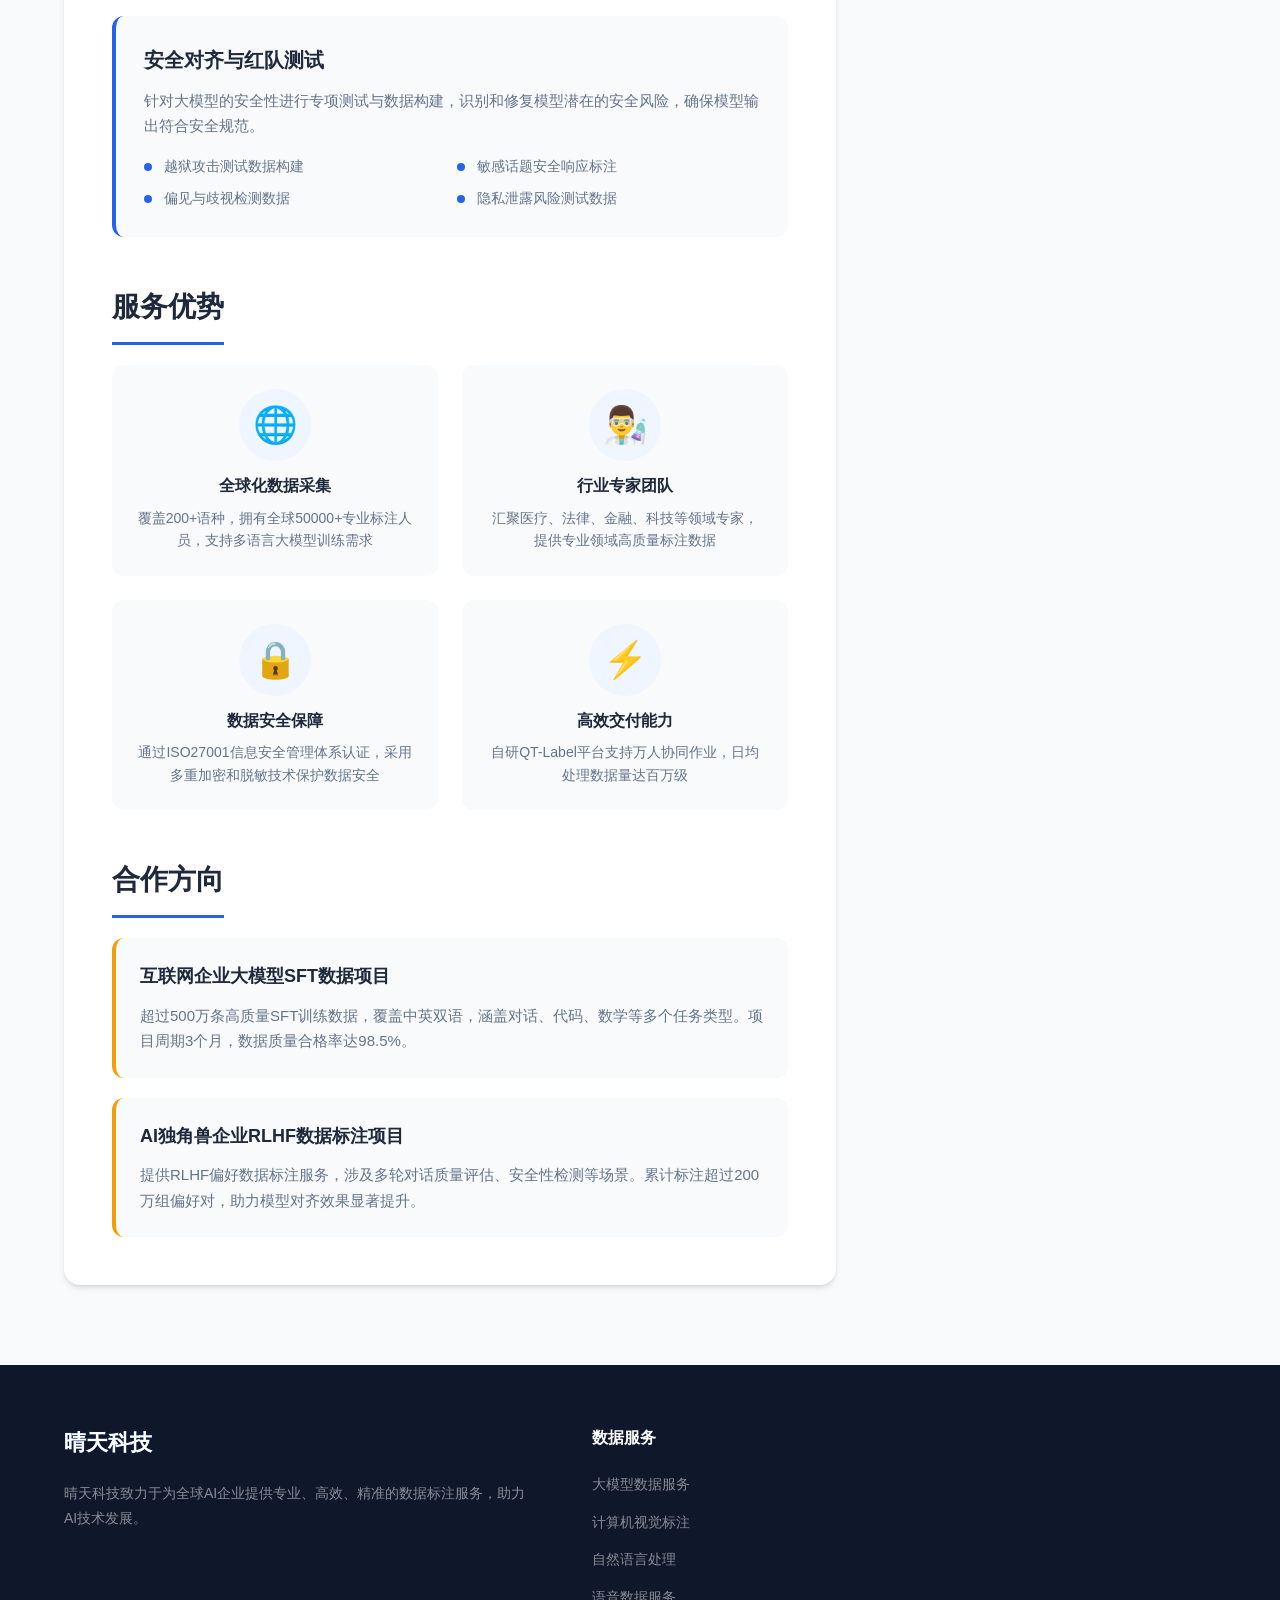
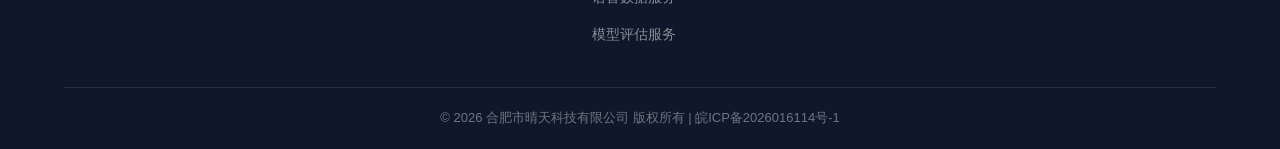
<file: detail-llm.html>
<!DOCTYPE html>
<html lang="zh-CN">
<head>
    <meta charset="UTF-8">
    <meta name="viewport" content="width=device-width, initial-scale=1.0">
    <title>大模型数据服务 - 晴天科技</title>
    <link rel="stylesheet" href="css/style.css">
    <link rel="stylesheet" href="css/detail.css">
</head>
<body>
    <header class="header">
        <div class="container">
            <div class="header-inner">
                <a href="index.html" class="logo">
                    
                    <span class="logo-text">晴天科技</span>
                </a>
                <nav class="nav" id="mainNav">
                    <a href="index.html" class="nav-link">首页</a>
                    <a href="index.html#services" class="nav-link active">数据服务</a>
                    <a href="index.html#platform" class="nav-link">标注平台</a>
                    <a href="index.html#solutions" class="nav-link">行业方案</a>
                    <a href="index.html#advantages" class="nav-link">核心优势</a>
                    <a href="index.html#news" class="nav-link">企业资讯</a>
                    <a href="index.html#contact" class="nav-link">联系我们</a>
                </nav>
                <div class="header-right">
                    <a href="https://console.qingtiankeji.cn" class="btn btn-primary btn-sm">登录系统</a>
                    <button class="menu-toggle" id="menuToggle" aria-label="菜单">
                        <span></span>
                        <span></span>
                        <span></span>
                    </button>
                </div>
            </div>
        </div>
    </header>

    <section class="detail-hero">
        <div class="container">
            <div class="detail-hero-content">
                <a href="index.html#services" class="back-link">← 返回服务列表</a>
                <h1 class="detail-hero-title">大模型数据服务</h1>
                <p class="detail-hero-desc">从监督微调到强化学习，提供大模型训练全生命周期的高质量数据服务</p>
            </div>
        </div>
    </section>

    <section class="detail-section">
        <div class="container">
            <div class="detail-grid">
                <div class="detail-main">
                    <h2>服务概述</h2>
                    <p>随着ChatGPT、文心一言、通义千问等大语言模型的快速发展，高质量训练数据成为制约模型性能提升的核心瓶颈。晴天科技提供覆盖大模型训练全生命周期的专业数据服务，包括监督微调（SFT）、基于人类反馈的强化学习（RLHF）、直接偏好优化（DPO）等关键环节，助力国内AI企业打造世界级大模型产品。</p>

                    <h2>核心服务内容</h2>
                    <div class="service-modules">
                        <div class="module-card">
                            <h3>监督微调数据（SFT）</h3>
                            <p>针对大模型的指令跟随能力进行专项训练数据构建。涵盖多轮对话、代码生成、数学推理、文本创作等多种任务类型，确保模型具备强大的通用能力。</p>
                            <ul>
                                <li>多轮对话数据标注与质量审核</li>
                                <li>代码生成与调试任务数据构建</li>
                                <li>数学推理与逻辑分析数据标注</li>
                                <li>创意写作与文本生成任务数据</li>
                            </ul>
                        </div>
                        <div class="module-card">
                            <h3>人类反馈强化学习（RLHF）</h3>
                            <p>通过人类偏好反馈训练奖励模型，引导大模型生成更符合人类期望的内容。拥有专业的标注团队和严格的质量控制流程，确保偏好数据的高质量和一致性。</p>
                            <ul>
                                <li>回复质量排序与偏好标注</li>
                                <li>安全性与有害内容检测标注</li>
                                <li>事实准确性与幻觉检测标注</li>
                                <li>多维度综合评估数据构建</li>
                            </ul>
                        </div>
                        <div class="module-card">
                            <h3>直接偏好优化（DPO）</h3>
                            <p>相比RLHF更高效的对齐方法，直接从偏好数据中学习最优策略。提供高质量的chosen/rejected数据对，支持模型快速对齐。</p>
                            <ul>
                                <li>优选/劣选回复对构建</li>
                                <li>多场景偏好数据采集</li>
                                <li>领域专家标注与审核</li>
                                <li>数据质量一致性保障</li>
                            </ul>
                        </div>
                        <div class="module-card">
                            <h3>安全对齐与红队测试</h3>
                            <p>针对大模型的安全性进行专项测试与数据构建，识别和修复模型潜在的安全风险，确保模型输出符合安全规范。</p>
                            <ul>
                                <li>越狱攻击测试数据构建</li>
                                <li>敏感话题安全响应标注</li>
                                <li>偏见与歧视检测数据</li>
                                <li>隐私泄露风险测试数据</li>
                            </ul>
                        </div>
                    </div>

                    <h2>服务优势</h2>
                    <div class="advantages-grid">
                        <div class="advantage-item">
                            <div class="advantage-icon">🌐</div>
                            <h4>全球化数据采集</h4>
                            <p>覆盖200+语种，拥有全球50000+专业标注人员，支持多语言大模型训练需求</p>
                        </div>
                        <div class="advantage-item">
                            <div class="advantage-icon">👨‍🔬</div>
                            <h4>行业专家团队</h4>
                            <p>汇聚医疗、法律、金融、科技等领域专家，提供专业领域高质量标注数据</p>
                        </div>
                        <div class="advantage-item">
                            <div class="advantage-icon">🔒</div>
                            <h4>数据安全保障</h4>
                            <p>通过ISO27001信息安全管理体系认证，采用多重加密和脱敏技术保护数据安全</p>
                        </div>
                        <div class="advantage-item">
                            <div class="advantage-icon">⚡</div>
                            <h4>高效交付能力</h4>
                            <p>自研QT-Label平台支持万人协同作业，日均处理数据量达百万级</p>
                        </div>
                    </div>

                    <h2>合作方向</h2>
                    <div class="cases-list">
                        <div class="case-item">
                            <h4>互联网企业大模型SFT数据项目</h4>
                            <p>超过500万条高质量SFT训练数据，覆盖中英双语，涵盖对话、代码、数学等多个任务类型。项目周期3个月，数据质量合格率达98.5%。</p>
                        </div>
                        <div class="case-item">
                            <h4>AI独角兽企业RLHF数据标注项目</h4>
                            <p>提供RLHF偏好数据标注服务，涉及多轮对话质量评估、安全性检测等场景。累计标注超过200万组偏好对，助力模型对齐效果显著提升。</p>
                        </div>
                    </div>
                </div>
                <div class="detail-sidebar">
                    <div class="sidebar-card">
                        <h3>服务咨询</h3>
                        <p>如需了解更多服务详情，请联系我们的专业顾问团队</p>
                        <a href="index.html#contact" class="btn btn-primary btn-block">立即咨询</a>
                    </div>
                    <div class="sidebar-card">
                        <h3>相关服务</h3>
                        <ul class="related-links">
                            <li><a href="detail-cv.html">计算机视觉标注</a></li>
                            <li><a href="detail-nlp.html">自然语言处理</a></li>
                            <li><a href="detail-voice.html">语音数据服务</a></li>
                            <li><a href="detail-dataset.html">大模型数据集</a></li>
                            <li><a href="detail-eval.html">模型评估服务</a></li>
                        </ul>
                    </div>
                    <div class="sidebar-card">
                        <h3>服务数据</h3>
                        <div class="sidebar-stats">
                            <div class="sidebar-stat">
                                <span class="stat-number">500+</span>
                                <span class="stat-label">服务企业</span>
                            </div>
                            <div class="sidebar-stat">
                                <span class="stat-number">10亿+</span>
                                <span class="stat-label">标注数据</span>
                            </div>
                            <div class="sidebar-stat">
                                <span class="stat-number">98.5%</span>
                                <span class="stat-label">质量合格率</span>
                            </div>
                        </div>
                    </div>
                </div>
            </div>
        </div>
    </section>

    <footer class="footer">
        <div class="container">
            <div class="footer-main">
                <div class="footer-brand">
                    <a href="index.html" class="logo">
                        
                        <span class="logo-text">晴天科技</span>
                    </a>
                    <p class="footer-desc">晴天科技致力于为全球AI企业提供专业、高效、精准的数据标注服务，助力AI技术发展。</p>
                </div>
                <div class="footer-links">
                    <div class="footer-col">
                        <h4>数据服务</h4>
                        <ul>
                            <li><a href="detail-llm.html">大模型数据服务</a></li>
                            <li><a href="detail-cv.html">计算机视觉标注</a></li>
                            <li><a href="detail-nlp.html">自然语言处理</a></li>
                            <li><a href="detail-voice.html">语音数据服务</a></li>
                            <li><a href="detail-eval.html">模型评估服务</a></li>
                        </ul>
                    </div>
                </div>
            </div>
            <div class="footer-bottom">
                <p>© 2026 合肥市晴天科技有限公司 版权所有 | 皖ICP备2026016114号-1</p>
            </div>
        </div>
    </footer>

    <div class="back-to-top" id="backToTop">
        <svg viewBox="0 0 24 24" fill="none" stroke="currentColor" stroke-width="2"><path d="M12 19V5M5 12l7-7 7 7"/></svg>
    </div>

    <script src="js/main.js"></script>
</body>
</html>
</file>
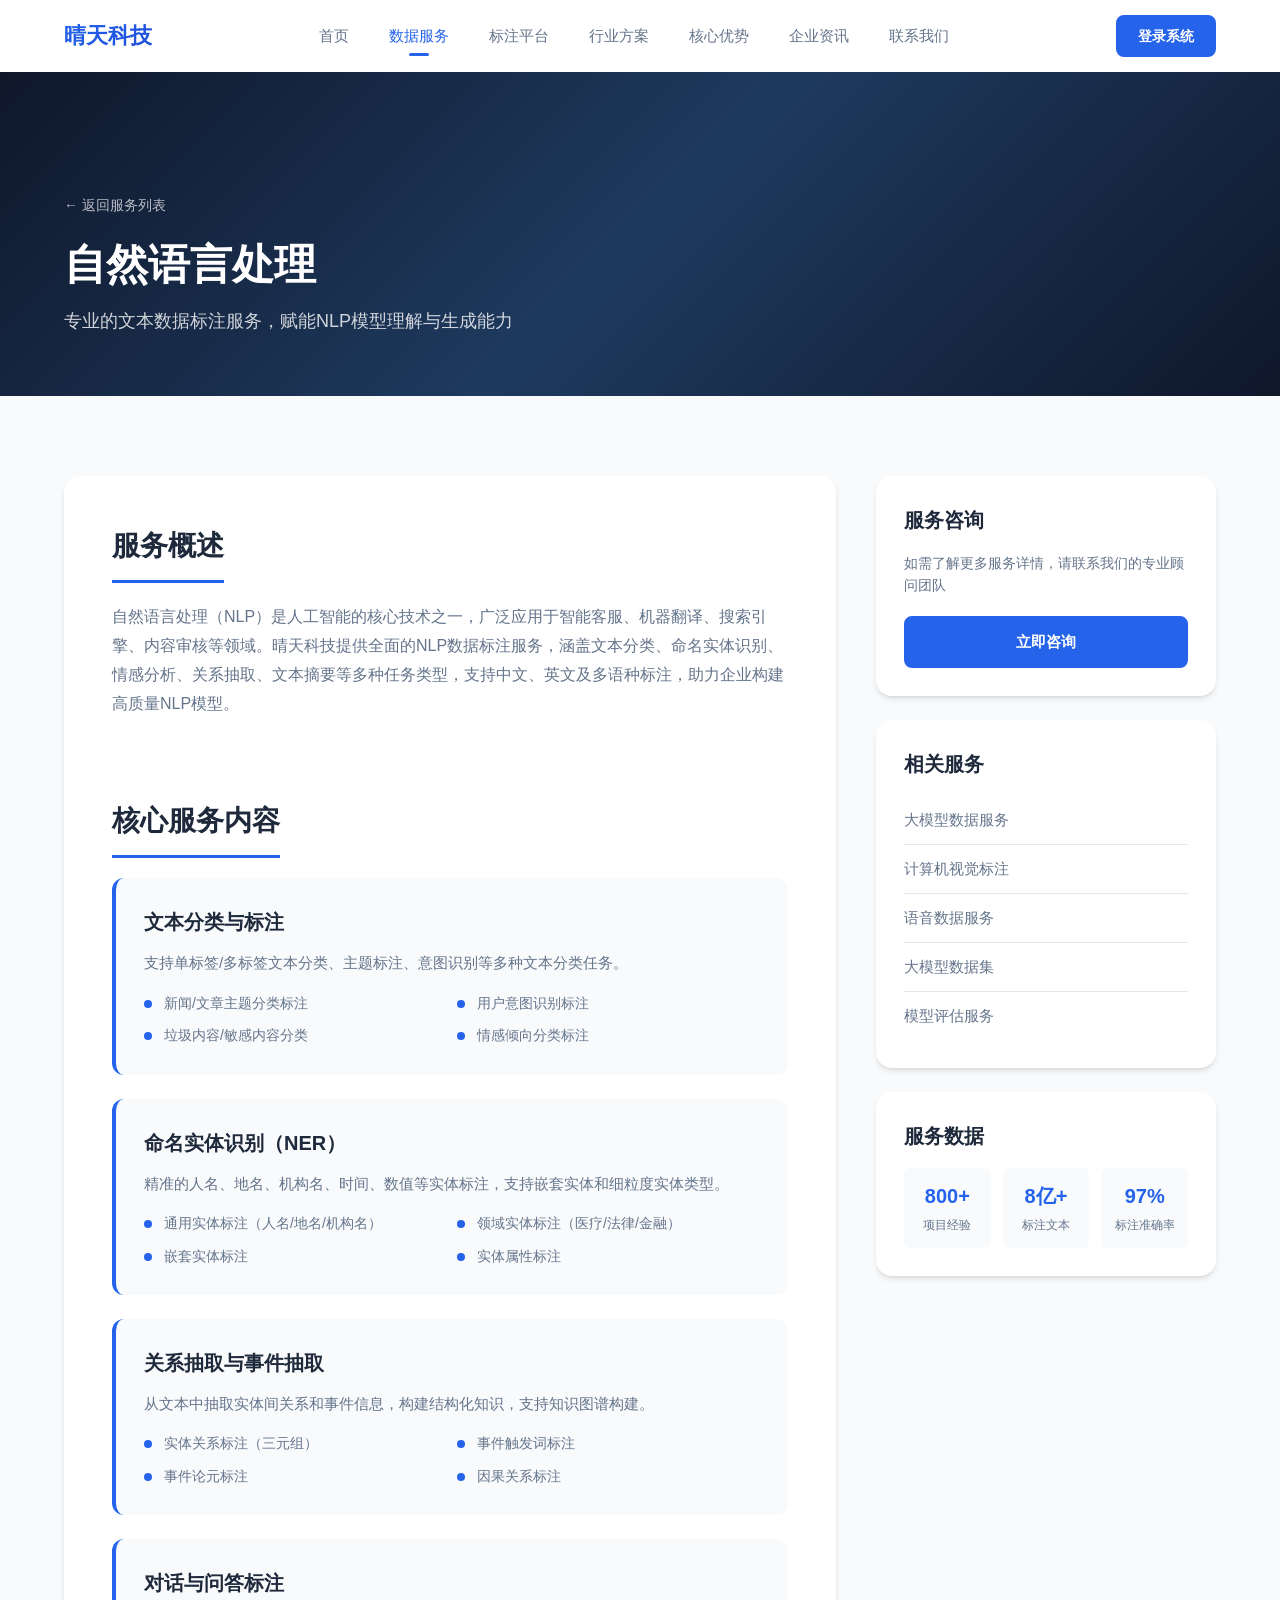
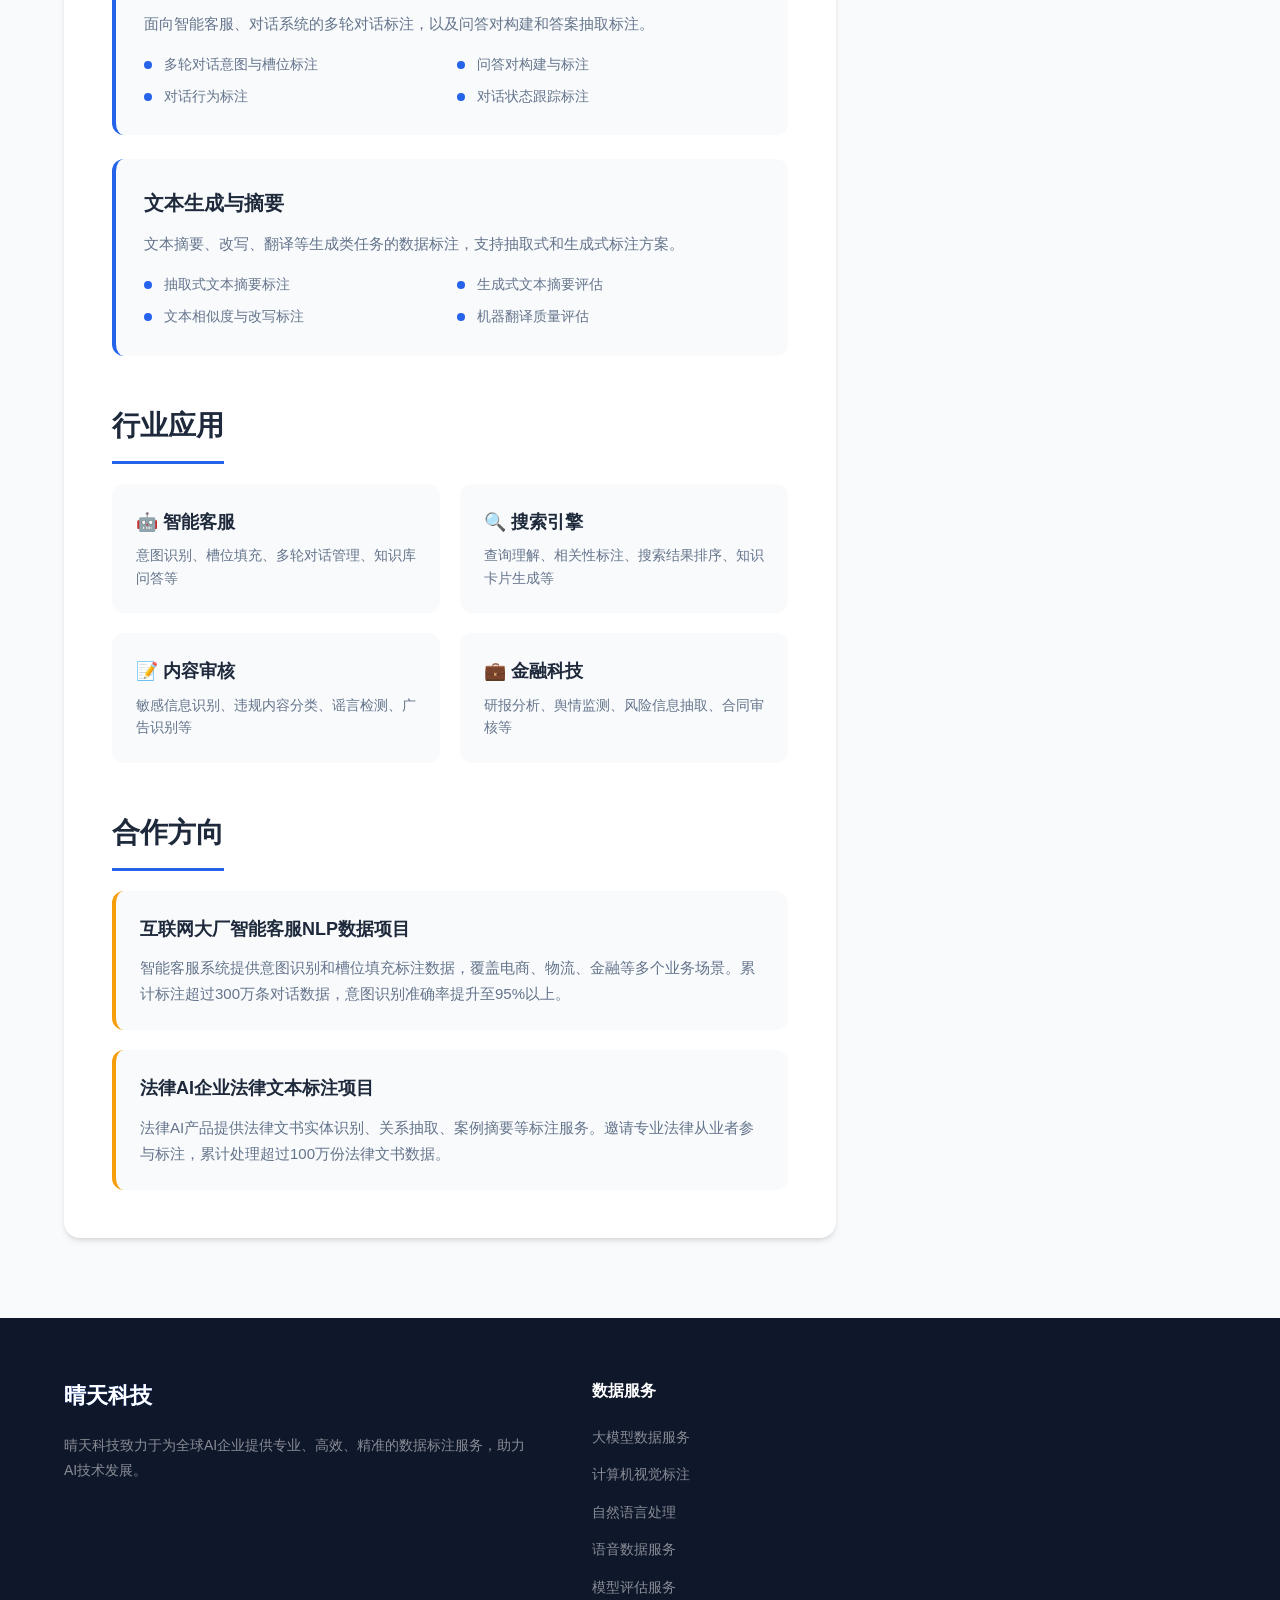
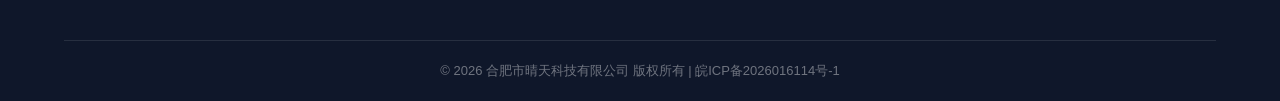
<file: detail-nlp.html>
<!DOCTYPE html>
<html lang="zh-CN">
<head>
    <meta charset="UTF-8">
    <meta name="viewport" content="width=device-width, initial-scale=1.0">
    <title>自然语言处理 - 晴天科技</title>
    <link rel="stylesheet" href="css/style.css">
    <link rel="stylesheet" href="css/detail.css">
</head>
<body>
    <header class="header">
        <div class="container">
            <div class="header-inner">
                <a href="index.html" class="logo">
                    
                    <span class="logo-text">晴天科技</span>
                </a>
                <nav class="nav" id="mainNav">
                    <a href="index.html" class="nav-link">首页</a>
                    <a href="index.html#services" class="nav-link active">数据服务</a>
                    <a href="index.html#platform" class="nav-link">标注平台</a>
                    <a href="index.html#solutions" class="nav-link">行业方案</a>
                    <a href="index.html#advantages" class="nav-link">核心优势</a>
                    <a href="index.html#news" class="nav-link">企业资讯</a>
                    <a href="index.html#contact" class="nav-link">联系我们</a>
                </nav>
                <div class="header-right">
                    <a href="https://console.qingtiankeji.cn" class="btn btn-primary btn-sm">登录系统</a>
                    <button class="menu-toggle" id="menuToggle" aria-label="菜单">
                        <span></span>
                        <span></span>
                        <span></span>
                    </button>
                </div>
            </div>
        </div>
    </header>

    <section class="detail-hero">
        <div class="container">
            <div class="detail-hero-content">
                <a href="index.html#services" class="back-link">← 返回服务列表</a>
                <h1 class="detail-hero-title">自然语言处理</h1>
                <p class="detail-hero-desc">专业的文本数据标注服务，赋能NLP模型理解与生成能力</p>
            </div>
        </div>
    </section>

    <section class="detail-section">
        <div class="container">
            <div class="detail-grid">
                <div class="detail-main">
                    <h2>服务概述</h2>
                    <p>自然语言处理（NLP）是人工智能的核心技术之一，广泛应用于智能客服、机器翻译、搜索引擎、内容审核等领域。晴天科技提供全面的NLP数据标注服务，涵盖文本分类、命名实体识别、情感分析、关系抽取、文本摘要等多种任务类型，支持中文、英文及多语种标注，助力企业构建高质量NLP模型。</p>

                    <h2>核心服务内容</h2>
                    <div class="service-modules">
                        <div class="module-card">
                            <h3>文本分类与标注</h3>
                            <p>支持单标签/多标签文本分类、主题标注、意图识别等多种文本分类任务。</p>
                            <ul>
                                <li>新闻/文章主题分类标注</li>
                                <li>用户意图识别标注</li>
                                <li>垃圾内容/敏感内容分类</li>
                                <li>情感倾向分类标注</li>
                            </ul>
                        </div>
                        <div class="module-card">
                            <h3>命名实体识别（NER）</h3>
                            <p>精准的人名、地名、机构名、时间、数值等实体标注，支持嵌套实体和细粒度实体类型。</p>
                            <ul>
                                <li>通用实体标注（人名/地名/机构名）</li>
                                <li>领域实体标注（医疗/法律/金融）</li>
                                <li>嵌套实体标注</li>
                                <li>实体属性标注</li>
                            </ul>
                        </div>
                        <div class="module-card">
                            <h3>关系抽取与事件抽取</h3>
                            <p>从文本中抽取实体间关系和事件信息，构建结构化知识，支持知识图谱构建。</p>
                            <ul>
                                <li>实体关系标注（三元组）</li>
                                <li>事件触发词标注</li>
                                <li>事件论元标注</li>
                                <li>因果关系标注</li>
                            </ul>
                        </div>
                        <div class="module-card">
                            <h3>对话与问答标注</h3>
                            <p>面向智能客服、对话系统的多轮对话标注，以及问答对构建和答案抽取标注。</p>
                            <ul>
                                <li>多轮对话意图与槽位标注</li>
                                <li>问答对构建与标注</li>
                                <li>对话行为标注</li>
                                <li>对话状态跟踪标注</li>
                            </ul>
                        </div>
                        <div class="module-card">
                            <h3>文本生成与摘要</h3>
                            <p>文本摘要、改写、翻译等生成类任务的数据标注，支持抽取式和生成式标注方案。</p>
                            <ul>
                                <li>抽取式文本摘要标注</li>
                                <li>生成式文本摘要评估</li>
                                <li>文本相似度与改写标注</li>
                                <li>机器翻译质量评估</li>
                            </ul>
                        </div>
                    </div>

                    <h2>行业应用</h2>
                    <div class="scenarios-grid">
                        <div class="scenario-item">
                            <h4>🤖 智能客服</h4>
                            <p>意图识别、槽位填充、多轮对话管理、知识库问答等</p>
                        </div>
                        <div class="scenario-item">
                            <h4>🔍 搜索引擎</h4>
                            <p>查询理解、相关性标注、搜索结果排序、知识卡片生成等</p>
                        </div>
                        <div class="scenario-item">
                            <h4>📝 内容审核</h4>
                            <p>敏感信息识别、违规内容分类、谣言检测、广告识别等</p>
                        </div>
                        <div class="scenario-item">
                            <h4>💼 金融科技</h4>
                            <p>研报分析、舆情监测、风险信息抽取、合同审核等</p>
                        </div>
                    </div>

                    <h2>合作方向</h2>
                    <div class="cases-list">
                        <div class="case-item">
                            <h4>互联网大厂智能客服NLP数据项目</h4>
                            <p>智能客服系统提供意图识别和槽位填充标注数据，覆盖电商、物流、金融等多个业务场景。累计标注超过300万条对话数据，意图识别准确率提升至95%以上。</p>
                        </div>
                        <div class="case-item">
                            <h4>法律AI企业法律文本标注项目</h4>
                            <p>法律AI产品提供法律文书实体识别、关系抽取、案例摘要等标注服务。邀请专业法律从业者参与标注，累计处理超过100万份法律文书数据。</p>  
                        </div>
                    </div>
                </div>
                <div class="detail-sidebar">
                    <div class="sidebar-card">
                        <h3>服务咨询</h3>
                        <p>如需了解更多服务详情，请联系我们的专业顾问团队</p>
                        <a href="index.html#contact" class="btn btn-primary btn-block">立即咨询</a>
                    </div>
                    <div class="sidebar-card">
                        <h3>相关服务</h3>
                        <ul class="related-links">
                            <li><a href="detail-llm.html">大模型数据服务</a></li>
                            <li><a href="detail-cv.html">计算机视觉标注</a></li>
                            <li><a href="detail-voice.html">语音数据服务</a></li>
                            <li><a href="detail-dataset.html">大模型数据集</a></li>
                            <li><a href="detail-eval.html">模型评估服务</a></li>
                        </ul>
                    </div>
                    <div class="sidebar-card">
                        <h3>服务数据</h3>
                        <div class="sidebar-stats">
                            <div class="sidebar-stat">
                                <span class="stat-number">800+</span>
                                <span class="stat-label">项目经验</span>
                            </div>
                            <div class="sidebar-stat">
                                <span class="stat-number">8亿+</span>
                                <span class="stat-label">标注文本</span>
                            </div>
                            <div class="sidebar-stat">
                                <span class="stat-number">97%</span>
                                <span class="stat-label">标注准确率</span>
                            </div>
                        </div>
                    </div>
                </div>
            </div>
        </div>
    </section>

    <footer class="footer">
        <div class="container">
            <div class="footer-main">
                <div class="footer-brand">
                    <a href="index.html" class="logo">
                        
                        <span class="logo-text">晴天科技</span>
                    </a>
                    <p class="footer-desc">晴天科技致力于为全球AI企业提供专业、高效、精准的数据标注服务，助力AI技术发展。</p>
                </div>
                <div class="footer-links">
                    <div class="footer-col">
                        <h4>数据服务</h4>
                        <ul>
                            <li><a href="detail-llm.html">大模型数据服务</a></li>
                            <li><a href="detail-cv.html">计算机视觉标注</a></li>
                            <li><a href="detail-nlp.html">自然语言处理</a></li>
                            <li><a href="detail-voice.html">语音数据服务</a></li>
                            <li><a href="detail-eval.html">模型评估服务</a></li>
                        </ul>
                    </div>
                </div>
            </div>
            <div class="footer-bottom">
                <p>© 2026 合肥市晴天科技有限公司 版权所有 | 皖ICP备2026016114号-1</p>
            </div>
        </div>
    </footer>

    <div class="back-to-top" id="backToTop">
        <svg viewBox="0 0 24 24" fill="none" stroke="currentColor" stroke-width="2"><path d="M12 19V5M5 12l7-7 7 7"/></svg>
    </div>

    <script src="js/main.js"></script>
</body>
</html>
</file>
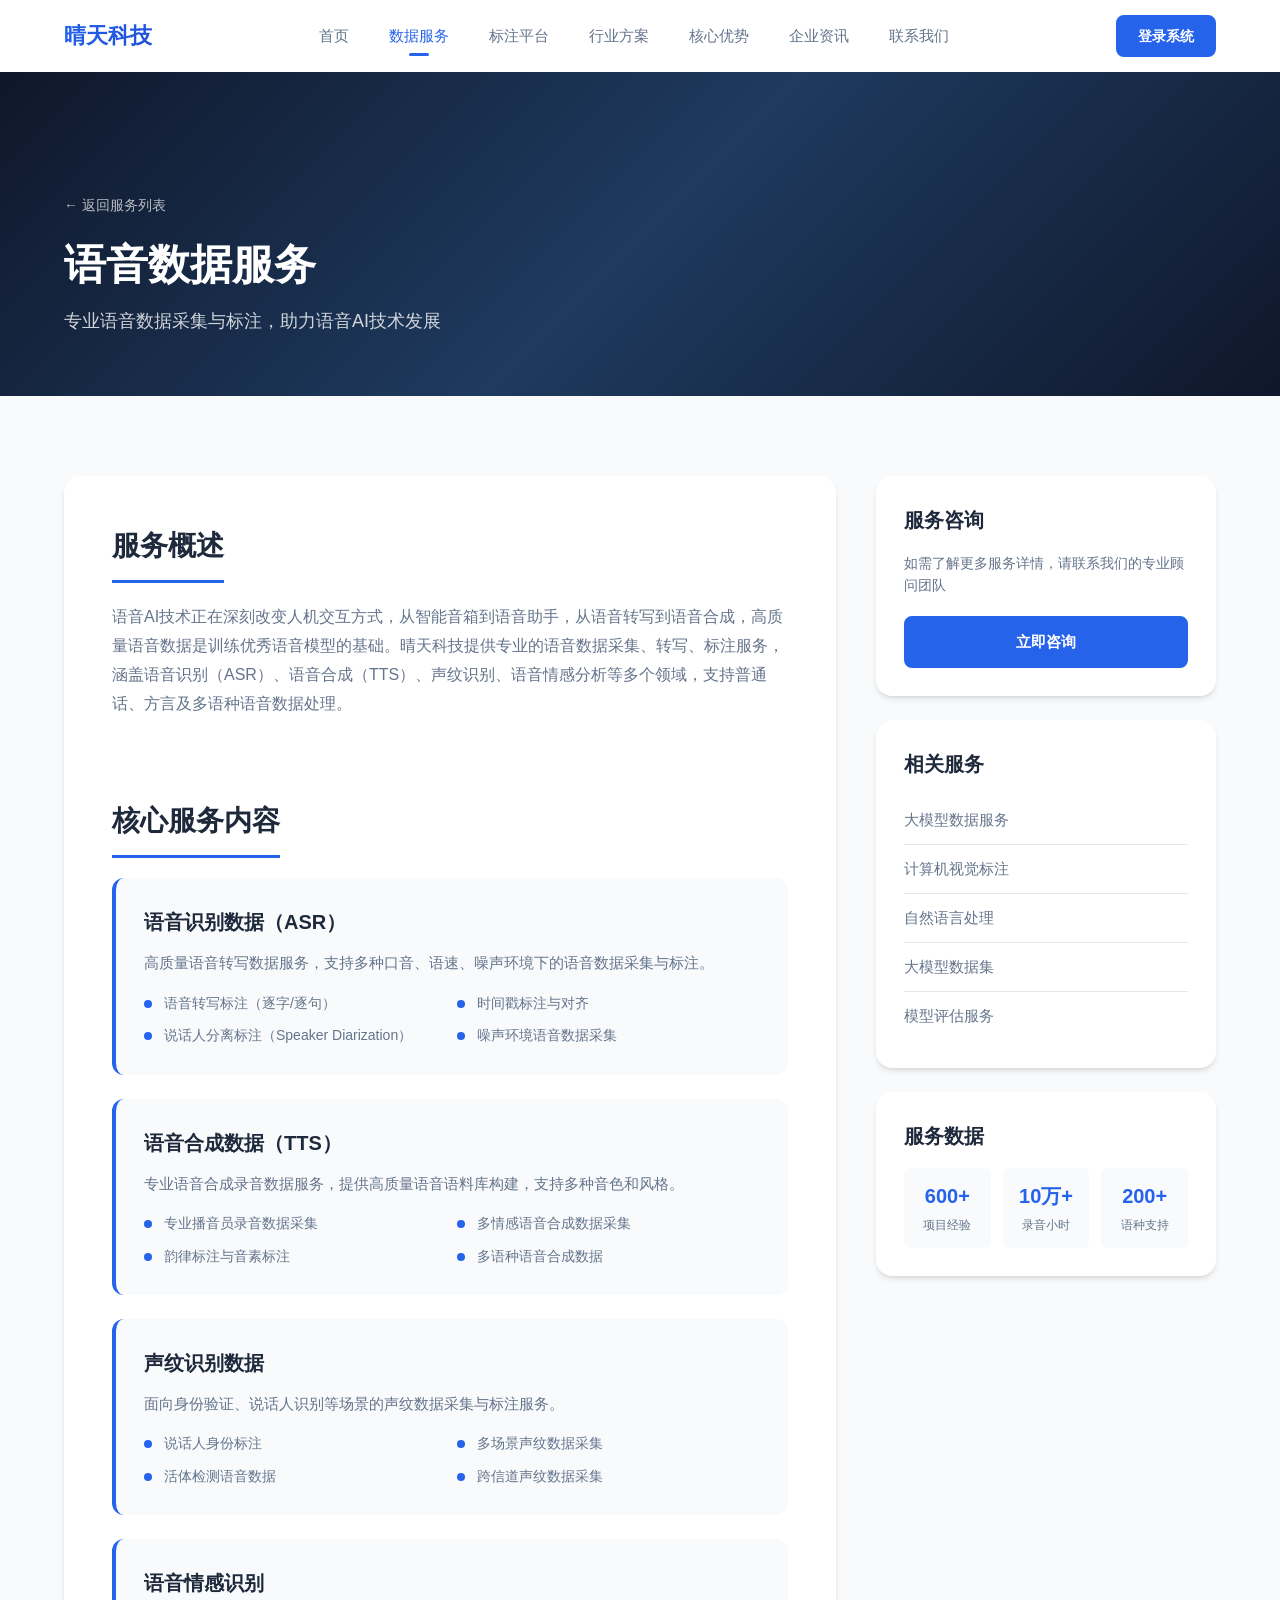
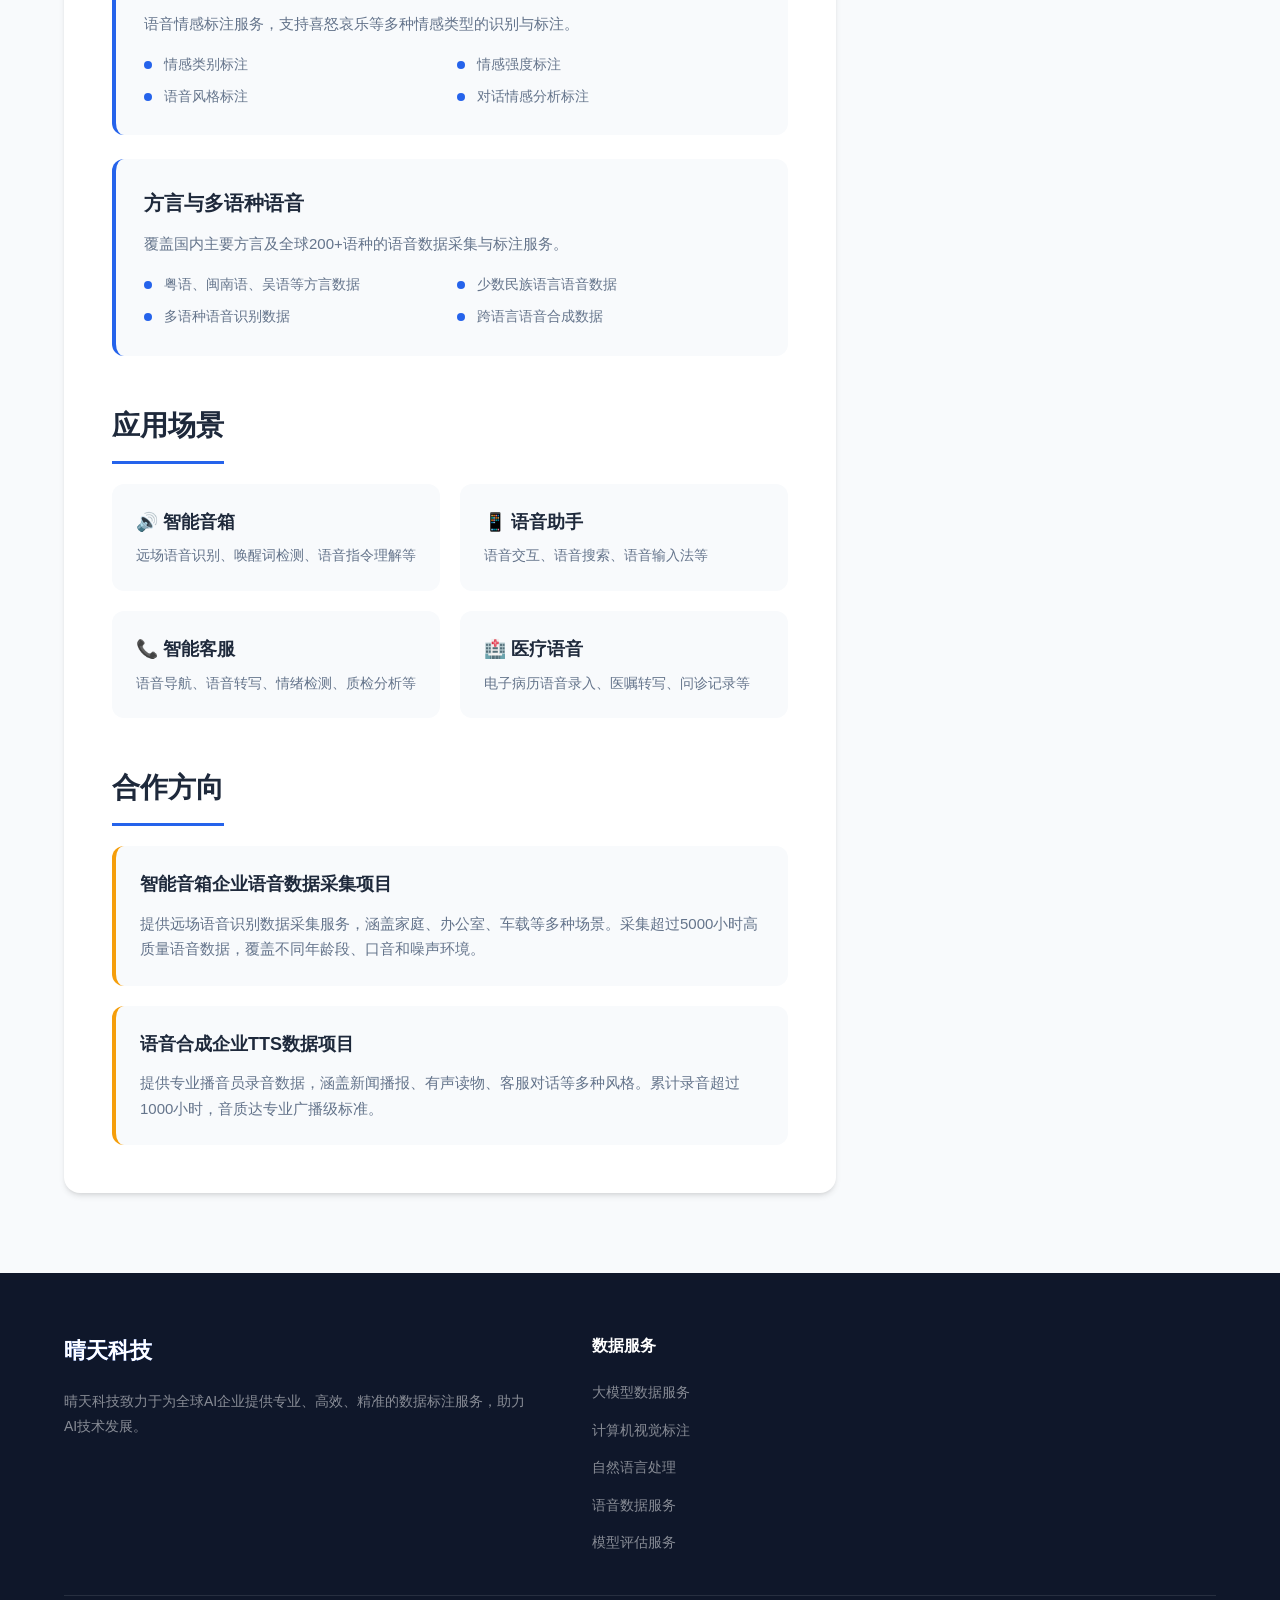
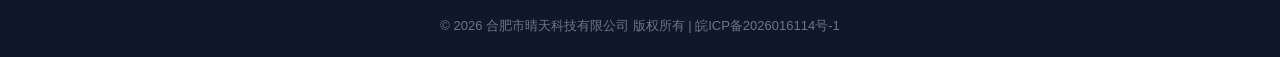
<file: detail-voice.html>
<!DOCTYPE html>
<html lang="zh-CN">
<head>
    <meta charset="UTF-8">
    <meta name="viewport" content="width=device-width, initial-scale=1.0">
    <title>语音数据服务 - 晴天科技</title>
    <link rel="stylesheet" href="css/style.css">
    <link rel="stylesheet" href="css/detail.css">
</head>
<body>
    <header class="header">
        <div class="container">
            <div class="header-inner">
                <a href="index.html" class="logo">
                    
                    <span class="logo-text">晴天科技</span>
                </a>
                <nav class="nav" id="mainNav">
                    <a href="index.html" class="nav-link">首页</a>
                    <a href="index.html#services" class="nav-link active">数据服务</a>
                    <a href="index.html#platform" class="nav-link">标注平台</a>
                    <a href="index.html#solutions" class="nav-link">行业方案</a>
                    <a href="index.html#advantages" class="nav-link">核心优势</a>
                    <a href="index.html#news" class="nav-link">企业资讯</a>
                    <a href="index.html#contact" class="nav-link">联系我们</a>
                </nav>
                <div class="header-right">
                    <a href="https://console.qingtiankeji.cn" class="btn btn-primary btn-sm">登录系统</a>
                    <button class="menu-toggle" id="menuToggle" aria-label="菜单">
                        <span></span>
                        <span></span>
                        <span></span>
                    </button>
                </div>
            </div>
        </div>
    </header>

    <section class="detail-hero">
        <div class="container">
            <div class="detail-hero-content">
                <a href="index.html#services" class="back-link">← 返回服务列表</a>
                <h1 class="detail-hero-title">语音数据服务</h1>
                <p class="detail-hero-desc">专业语音数据采集与标注，助力语音AI技术发展</p>
            </div>
        </div>
    </section>

    <section class="detail-section">
        <div class="container">
            <div class="detail-grid">
                <div class="detail-main">
                    <h2>服务概述</h2>
                    <p>语音AI技术正在深刻改变人机交互方式，从智能音箱到语音助手，从语音转写到语音合成，高质量语音数据是训练优秀语音模型的基础。晴天科技提供专业的语音数据采集、转写、标注服务，涵盖语音识别（ASR）、语音合成（TTS）、声纹识别、语音情感分析等多个领域，支持普通话、方言及多语种语音数据处理。</p>

                    <h2>核心服务内容</h2>
                    <div class="service-modules">
                        <div class="module-card">
                            <h3>语音识别数据（ASR）</h3>
                            <p>高质量语音转写数据服务，支持多种口音、语速、噪声环境下的语音数据采集与标注。</p>
                            <ul>
                                <li>语音转写标注（逐字/逐句）</li>
                                <li>时间戳标注与对齐</li>
                                <li>说话人分离标注（Speaker Diarization）</li>
                                <li>噪声环境语音数据采集</li>
                            </ul>
                        </div>
                        <div class="module-card">
                            <h3>语音合成数据（TTS）</h3>
                            <p>专业语音合成录音数据服务，提供高质量语音语料库构建，支持多种音色和风格。</p>
                            <ul>
                                <li>专业播音员录音数据采集</li>
                                <li>多情感语音合成数据采集</li>
                                <li>韵律标注与音素标注</li>
                                <li>多语种语音合成数据</li>
                            </ul>
                        </div>
                        <div class="module-card">
                            <h3>声纹识别数据</h3>
                            <p>面向身份验证、说话人识别等场景的声纹数据采集与标注服务。</p>
                            <ul>
                                <li>说话人身份标注</li>
                                <li>多场景声纹数据采集</li>
                                <li>活体检测语音数据</li>
                                <li>跨信道声纹数据采集</li>
                            </ul>
                        </div>
                        <div class="module-card">
                            <h3>语音情感识别</h3>
                            <p>语音情感标注服务，支持喜怒哀乐等多种情感类型的识别与标注。</p>
                            <ul>
                                <li>情感类别标注</li>
                                <li>情感强度标注</li>
                                <li>语音风格标注</li>
                                <li>对话情感分析标注</li>
                            </ul>
                        </div>
                        <div class="module-card">
                            <h3>方言与多语种语音</h3>
                            <p>覆盖国内主要方言及全球200+语种的语音数据采集与标注服务。</p>
                            <ul>
                                <li>粤语、闽南语、吴语等方言数据</li>
                                <li>少数民族语言语音数据</li>
                                <li>多语种语音识别数据</li>
                                <li>跨语言语音合成数据</li>
                            </ul>
                        </div>
                    </div>

                    <h2>应用场景</h2>
                    <div class="scenarios-grid">
                        <div class="scenario-item">
                            <h4>🔊 智能音箱</h4>
                            <p>远场语音识别、唤醒词检测、语音指令理解等</p>
                        </div>
                        <div class="scenario-item">
                            <h4>📱 语音助手</h4>
                            <p>语音交互、语音搜索、语音输入法等</p>
                        </div>
                        <div class="scenario-item">
                            <h4>📞 智能客服</h4>
                            <p>语音导航、语音转写、情绪检测、质检分析等</p>
                        </div>
                        <div class="scenario-item">
                            <h4>🏥 医疗语音</h4>
                            <p>电子病历语音录入、医嘱转写、问诊记录等</p>
                        </div>
                    </div>

                    <h2>合作方向</h2>
                    <div class="cases-list">
                        <div class="case-item">
                            <h4>智能音箱企业语音数据采集项目</h4>
                            <p>提供远场语音识别数据采集服务，涵盖家庭、办公室、车载等多种场景。采集超过5000小时高质量语音数据，覆盖不同年龄段、口音和噪声环境。</p>
                        </div>
                        <div class="case-item">
                            <h4>语音合成企业TTS数据项目</h4>
                            <p>提供专业播音员录音数据，涵盖新闻播报、有声读物、客服对话等多种风格。累计录音超过1000小时，音质达专业广播级标准。</p> 
                        </div>
                    </div>
                </div>
                <div class="detail-sidebar">
                    <div class="sidebar-card">
                        <h3>服务咨询</h3>
                        <p>如需了解更多服务详情，请联系我们的专业顾问团队</p>
                        <a href="index.html#contact" class="btn btn-primary btn-block">立即咨询</a>
                    </div>
                    <div class="sidebar-card">
                        <h3>相关服务</h3>
                        <ul class="related-links">
                            <li><a href="detail-llm.html">大模型数据服务</a></li>
                            <li><a href="detail-cv.html">计算机视觉标注</a></li>
                            <li><a href="detail-nlp.html">自然语言处理</a></li>
                            <li><a href="detail-dataset.html">大模型数据集</a></li>
                            <li><a href="detail-eval.html">模型评估服务</a></li>
                        </ul>
                    </div>
                    <div class="sidebar-card">
                        <h3>服务数据</h3>
                        <div class="sidebar-stats">
                            <div class="sidebar-stat">
                                <span class="stat-number">600+</span>
                                <span class="stat-label">项目经验</span>
                            </div>
                            <div class="sidebar-stat">
                                <span class="stat-number">10万+</span>
                                <span class="stat-label">录音小时</span>
                            </div>
                            <div class="sidebar-stat">
                                <span class="stat-number">200+</span>
                                <span class="stat-label">语种支持</span>
                            </div>
                        </div>
                    </div>
                </div>
            </div>
        </div>
    </section>

    <footer class="footer">
        <div class="container">
            <div class="footer-main">
                <div class="footer-brand">
                    <a href="index.html" class="logo">
                        
                        <span class="logo-text">晴天科技</span>
                    </a>
                    <p class="footer-desc">晴天科技致力于为全球AI企业提供专业、高效、精准的数据标注服务，助力AI技术发展。</p>
                </div>
                <div class="footer-links">
                    <div class="footer-col">
                        <h4>数据服务</h4>
                        <ul>
                            <li><a href="detail-llm.html">大模型数据服务</a></li>
                            <li><a href="detail-cv.html">计算机视觉标注</a></li>
                            <li><a href="detail-nlp.html">自然语言处理</a></li>
                            <li><a href="detail-voice.html">语音数据服务</a></li>
                            <li><a href="detail-eval.html">模型评估服务</a></li>
                        </ul>
                    </div>
                </div>
            </div>
            <div class="footer-bottom">
                <p>© 2026 合肥市晴天科技有限公司 版权所有 | 皖ICP备2026016114号-1</p>
            </div>
        </div>
    </footer>

    <div class="back-to-top" id="backToTop">
        <svg viewBox="0 0 24 24" fill="none" stroke="currentColor" stroke-width="2"><path d="M12 19V5M5 12l7-7 7 7"/></svg>
    </div>

    <script src="js/main.js"></script>
</body>
</html>
</file>
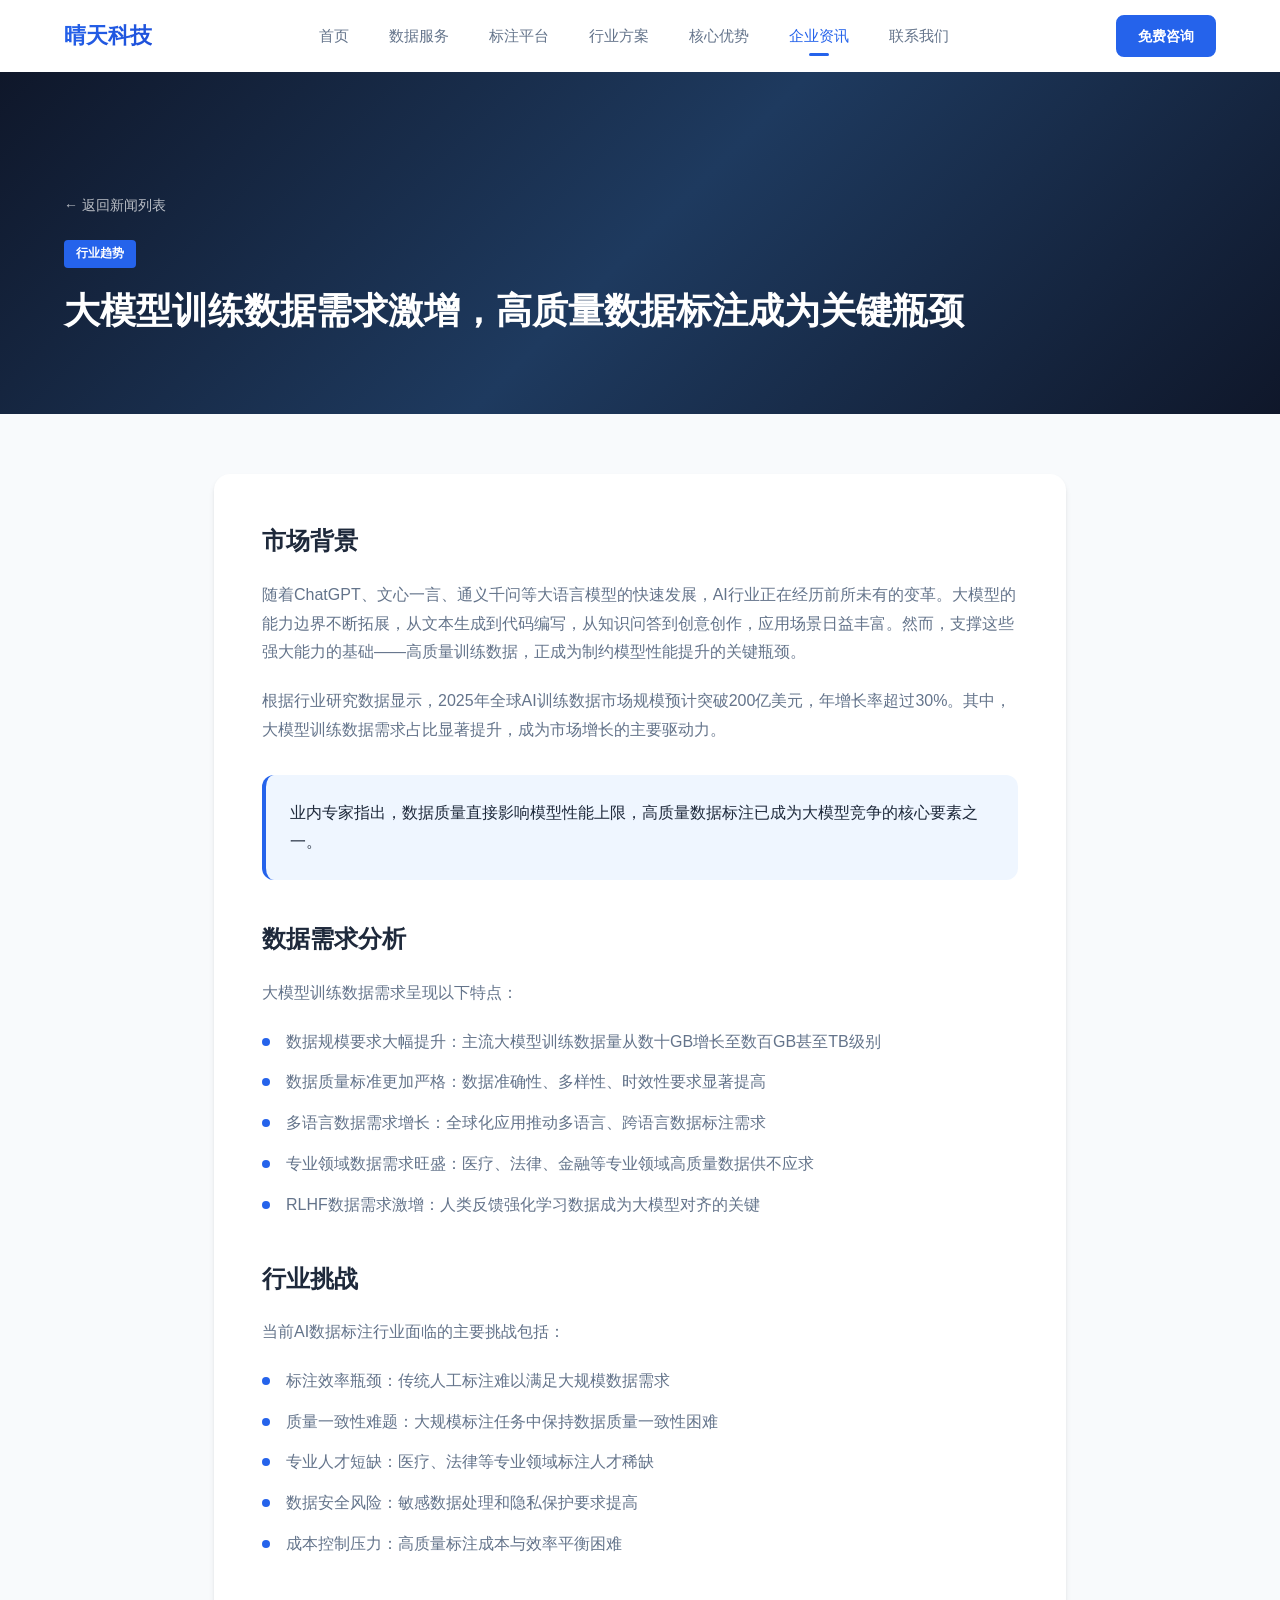
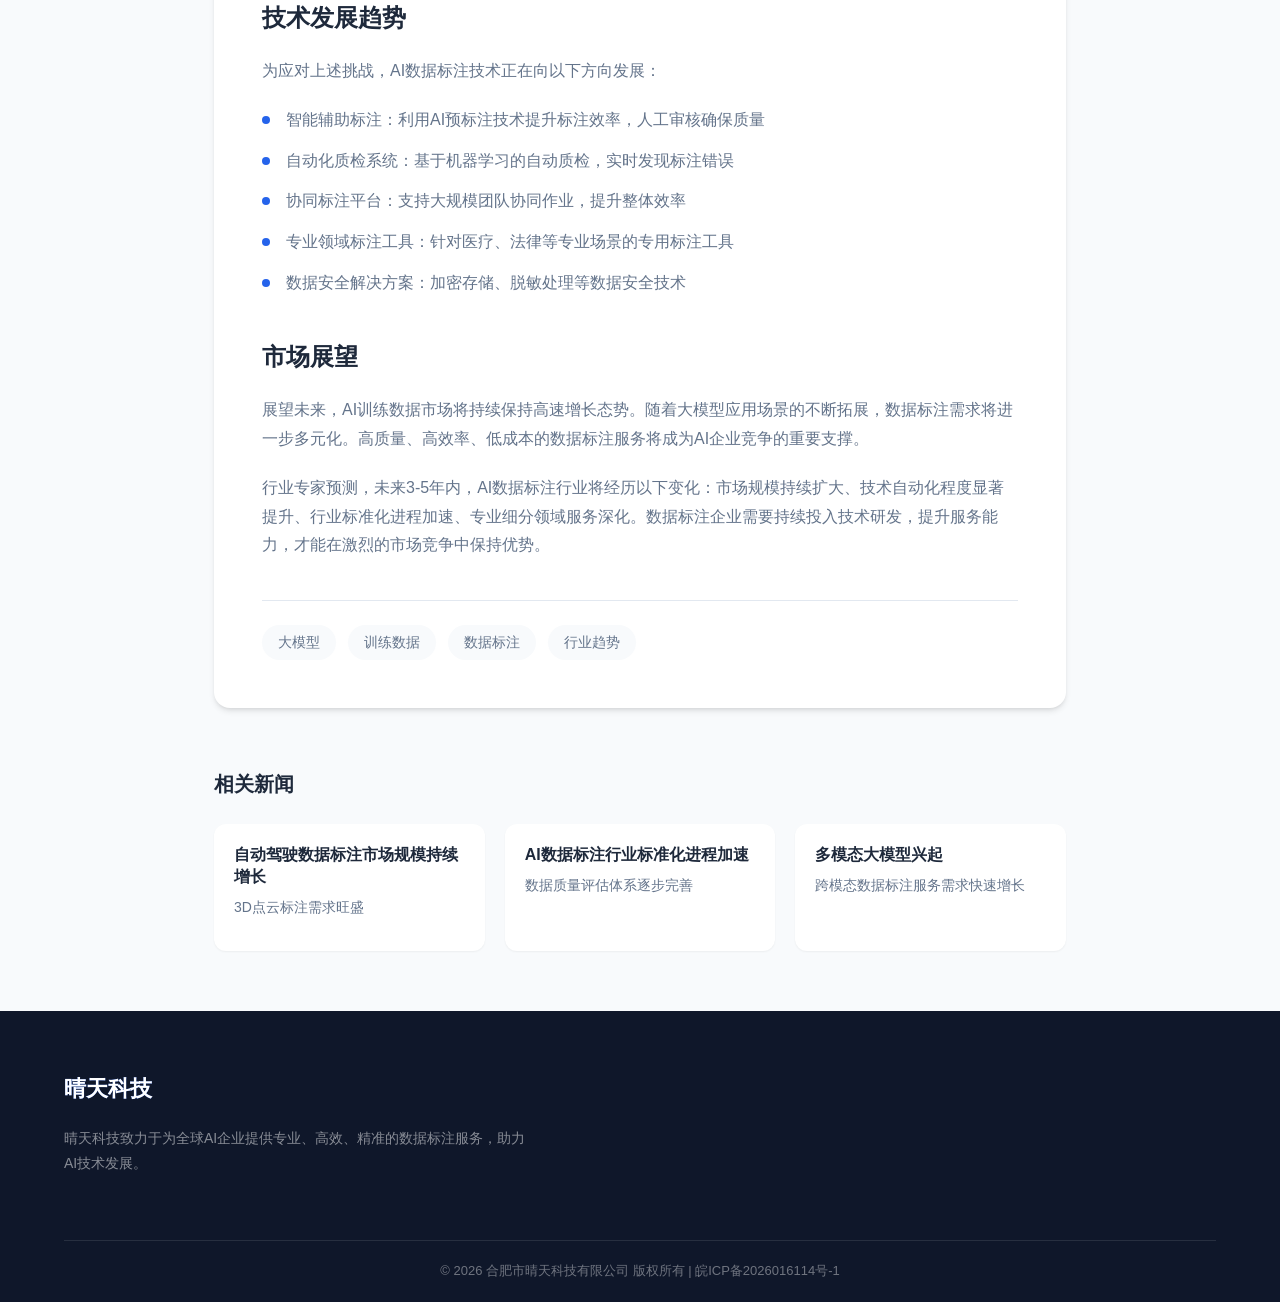
<file: news-1.html>
<!DOCTYPE html>
<html lang="zh-CN">
<head>
    <meta charset="UTF-8">
    <meta name="viewport" content="width=device-width, initial-scale=1.0">
    <title>大模型训练数据需求激增，高质量数据标注成为关键瓶颈 - 晴天科技</title>
    <link rel="stylesheet" href="css/style.css">
    <link rel="stylesheet" href="css/detail.css">
</head>
<body>
    <header class="header">
        <div class="container">
            <div class="header-inner">
                <a href="index.html" class="logo">
                    <span class="logo-text">晴天科技</span>
                </a>
                <nav class="nav" id="mainNav">
                    <a href="index.html" class="nav-link">首页</a>
                    <a href="index.html#services" class="nav-link">数据服务</a>
                    <a href="index.html#platform" class="nav-link">标注平台</a>
                    <a href="index.html#solutions" class="nav-link">行业方案</a>
                    <a href="index.html#advantages" class="nav-link">核心优势</a>
                    <a href="index.html#news" class="nav-link active">企业资讯</a>
                    <a href="index.html#contact" class="nav-link">联系我们</a>
                </nav>
                <div class="header-right">
                    <a href="index.html#contact" class="btn btn-primary btn-sm">免费咨询</a>
                    <button class="menu-toggle" id="menuToggle" aria-label="菜单">
                        <span></span>
                        <span></span>
                        <span></span>
                    </button>
                </div>
            </div>
        </div>
    </header>

    <section class="news-detail-hero">
        <div class="container">
            <div class="news-detail-hero-content">
                <a href="index.html#news" class="back-link">← 返回新闻列表</a>
                <div class="news-meta">
                    <span class="news-category">行业趋势</span>
                </div>
                <h1 class="news-detail-title">大模型训练数据需求激增，高质量数据标注成为关键瓶颈</h1>
            </div>
        </div>
    </section>

    <section class="news-detail-section">
        <div class="news-detail-container">
            <article class="news-detail-content">
                <h2>市场背景</h2>
                <p>随着ChatGPT、文心一言、通义千问等大语言模型的快速发展，AI行业正在经历前所未有的变革。大模型的能力边界不断拓展，从文本生成到代码编写，从知识问答到创意创作，应用场景日益丰富。然而，支撑这些强大能力的基础——高质量训练数据，正成为制约模型性能提升的关键瓶颈。</p>
                <p>根据行业研究数据显示，2025年全球AI训练数据市场规模预计突破200亿美元，年增长率超过30%。其中，大模型训练数据需求占比显著提升，成为市场增长的主要驱动力。</p>

                <div class="news-highlight">
                    <p>业内专家指出，数据质量直接影响模型性能上限，高质量数据标注已成为大模型竞争的核心要素之一。</p>
                </div>

                <h2>数据需求分析</h2>
                <p>大模型训练数据需求呈现以下特点：</p>
                <ul>
                    <li>数据规模要求大幅提升：主流大模型训练数据量从数十GB增长至数百GB甚至TB级别</li>
                    <li>数据质量标准更加严格：数据准确性、多样性、时效性要求显著提高</li>
                    <li>多语言数据需求增长：全球化应用推动多语言、跨语言数据标注需求</li>
                    <li>专业领域数据需求旺盛：医疗、法律、金融等专业领域高质量数据供不应求</li>
                    <li>RLHF数据需求激增：人类反馈强化学习数据成为大模型对齐的关键</li>
                </ul>

                <h2>行业挑战</h2>
                <p>当前AI数据标注行业面临的主要挑战包括：</p>
                <ul>
                    <li>标注效率瓶颈：传统人工标注难以满足大规模数据需求</li>
                    <li>质量一致性难题：大规模标注任务中保持数据质量一致性困难</li>
                    <li>专业人才短缺：医疗、法律等专业领域标注人才稀缺</li>
                    <li>数据安全风险：敏感数据处理和隐私保护要求提高</li>
                    <li>成本控制压力：高质量标注成本与效率平衡困难</li>
                </ul>

                <h2>技术发展趋势</h2>
                <p>为应对上述挑战，AI数据标注技术正在向以下方向发展：</p>
                <ul>
                    <li>智能辅助标注：利用AI预标注技术提升标注效率，人工审核确保质量</li>
                    <li>自动化质检系统：基于机器学习的自动质检，实时发现标注错误</li>
                    <li>协同标注平台：支持大规模团队协同作业，提升整体效率</li>
                    <li>专业领域标注工具：针对医疗、法律等专业场景的专用标注工具</li>
                    <li>数据安全解决方案：加密存储、脱敏处理等数据安全技术</li>
                </ul>

                <h2>市场展望</h2>
                <p>展望未来，AI训练数据市场将持续保持高速增长态势。随着大模型应用场景的不断拓展，数据标注需求将进一步多元化。高质量、高效率、低成本的数据标注服务将成为AI企业竞争的重要支撑。</p>
                <p>行业专家预测，未来3-5年内，AI数据标注行业将经历以下变化：市场规模持续扩大、技术自动化程度显著提升、行业标准化进程加速、专业细分领域服务深化。数据标注企业需要持续投入技术研发，提升服务能力，才能在激烈的市场竞争中保持优势。</p>

                <div class="news-tags">
                    <span class="news-tag">大模型</span>
                    <span class="news-tag">训练数据</span>
                    <span class="news-tag">数据标注</span>
                    <span class="news-tag">行业趋势</span>
                </div>
            </article>

            <div class="news-related">
                <h3>相关新闻</h3>
                <div class="news-related-grid">
                    <a href="news-2.html" class="news-related-item">
                        <h4>自动驾驶数据标注市场规模持续增长</h4>
                        <p>3D点云标注需求旺盛</p>
                    </a>
                    <a href="news-3.html" class="news-related-item">
                        <h4>AI数据标注行业标准化进程加速</h4>
                        <p>数据质量评估体系逐步完善</p>
                    </a>
                    <a href="news-4.html" class="news-related-item">
                        <h4>多模态大模型兴起</h4>
                        <p>跨模态数据标注服务需求快速增长</p>
                    </a>
                </div>
            </div>
        </div>
    </section>

    <footer class="footer">
        <div class="container">
            <div class="footer-main">
                <div class="footer-brand">
                    <a href="index.html" class="logo">
                        <span class="logo-text">晴天科技</span>
                    </a>
                    <p class="footer-desc">晴天科技致力于为全球AI企业提供专业、高效、精准的数据标注服务，助力AI技术发展。</p>
                </div>
            </div>
            <div class="footer-bottom">
                <p>© 2026 合肥市晴天科技有限公司 版权所有 | 皖ICP备2026016114号-1</p>
            </div>
        </div>
    </footer>

    <div class="back-to-top" id="backToTop">
        <svg viewBox="0 0 24 24" fill="none" stroke="currentColor" stroke-width="2"><path d="M12 19V5M5 12l7-7 7 7"/></svg>
    </div>

    <script src="js/main.js"></script>
</body>
</html>
</file>
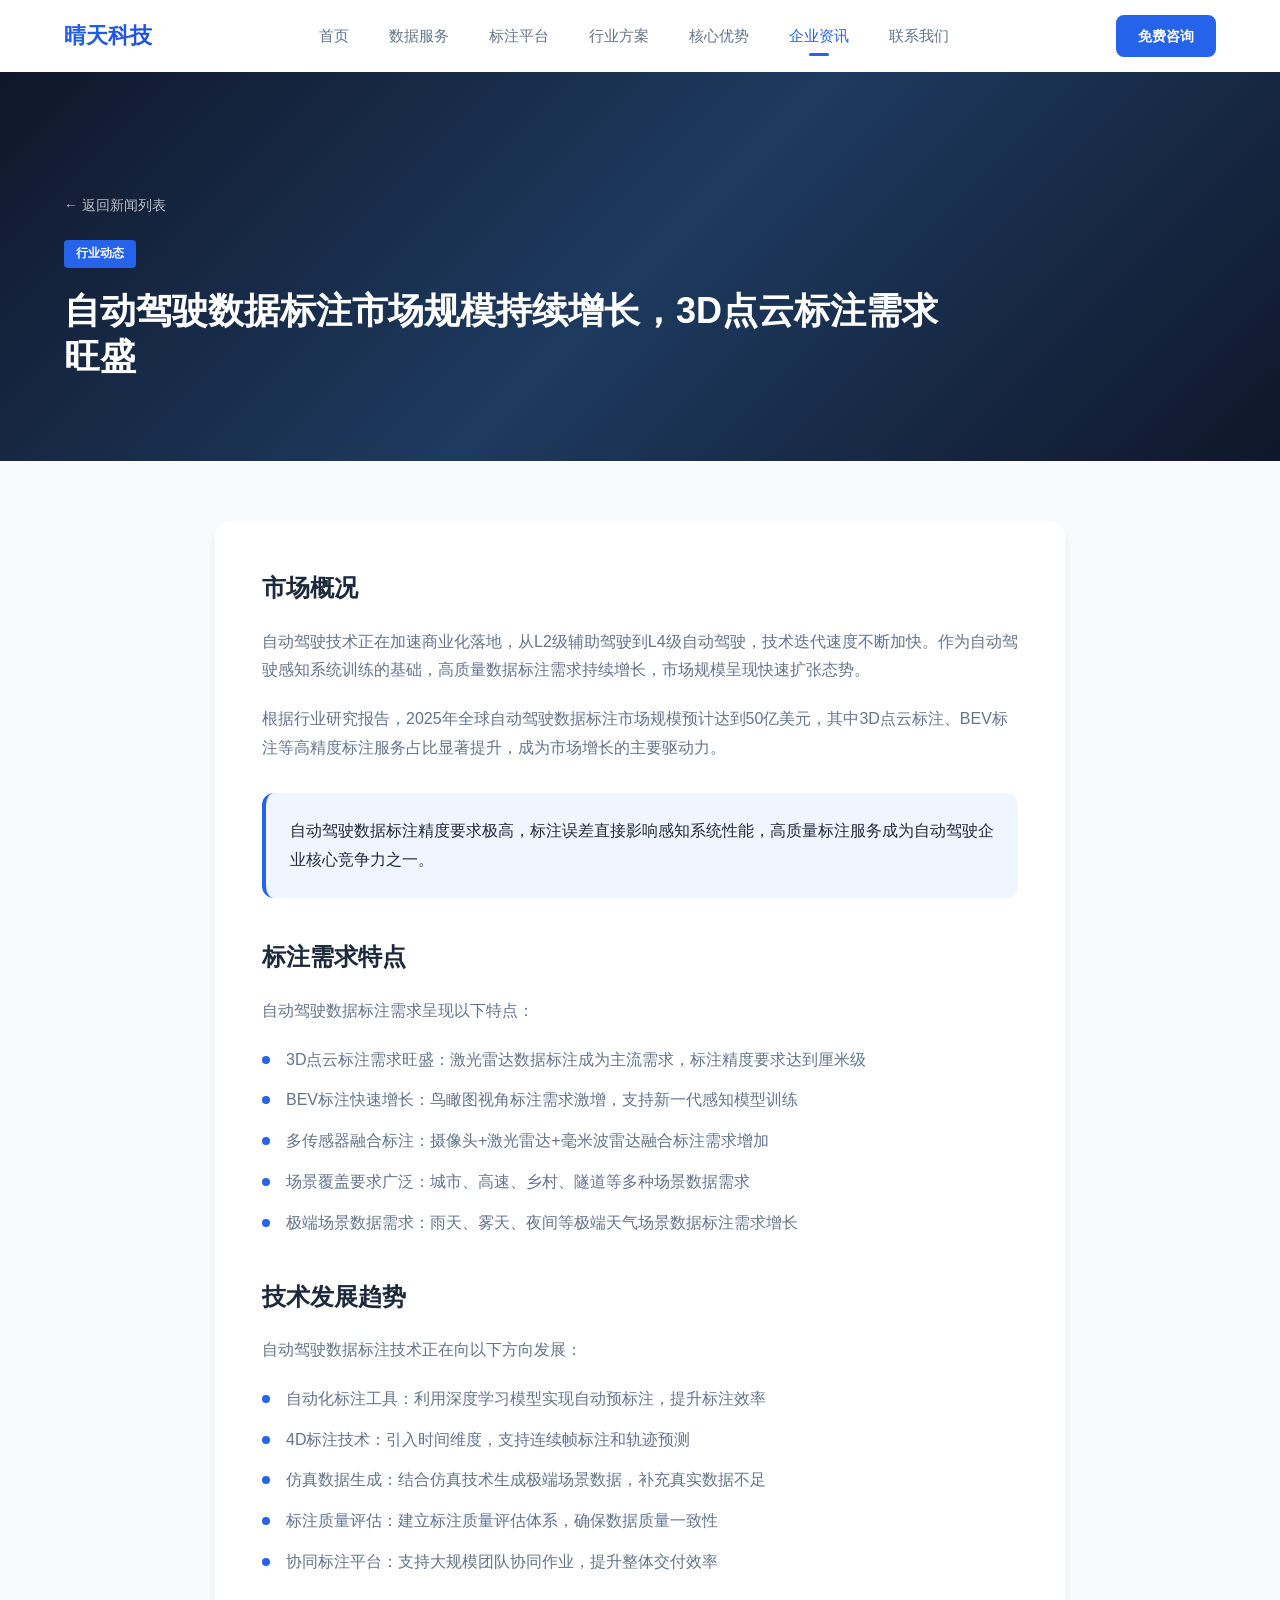
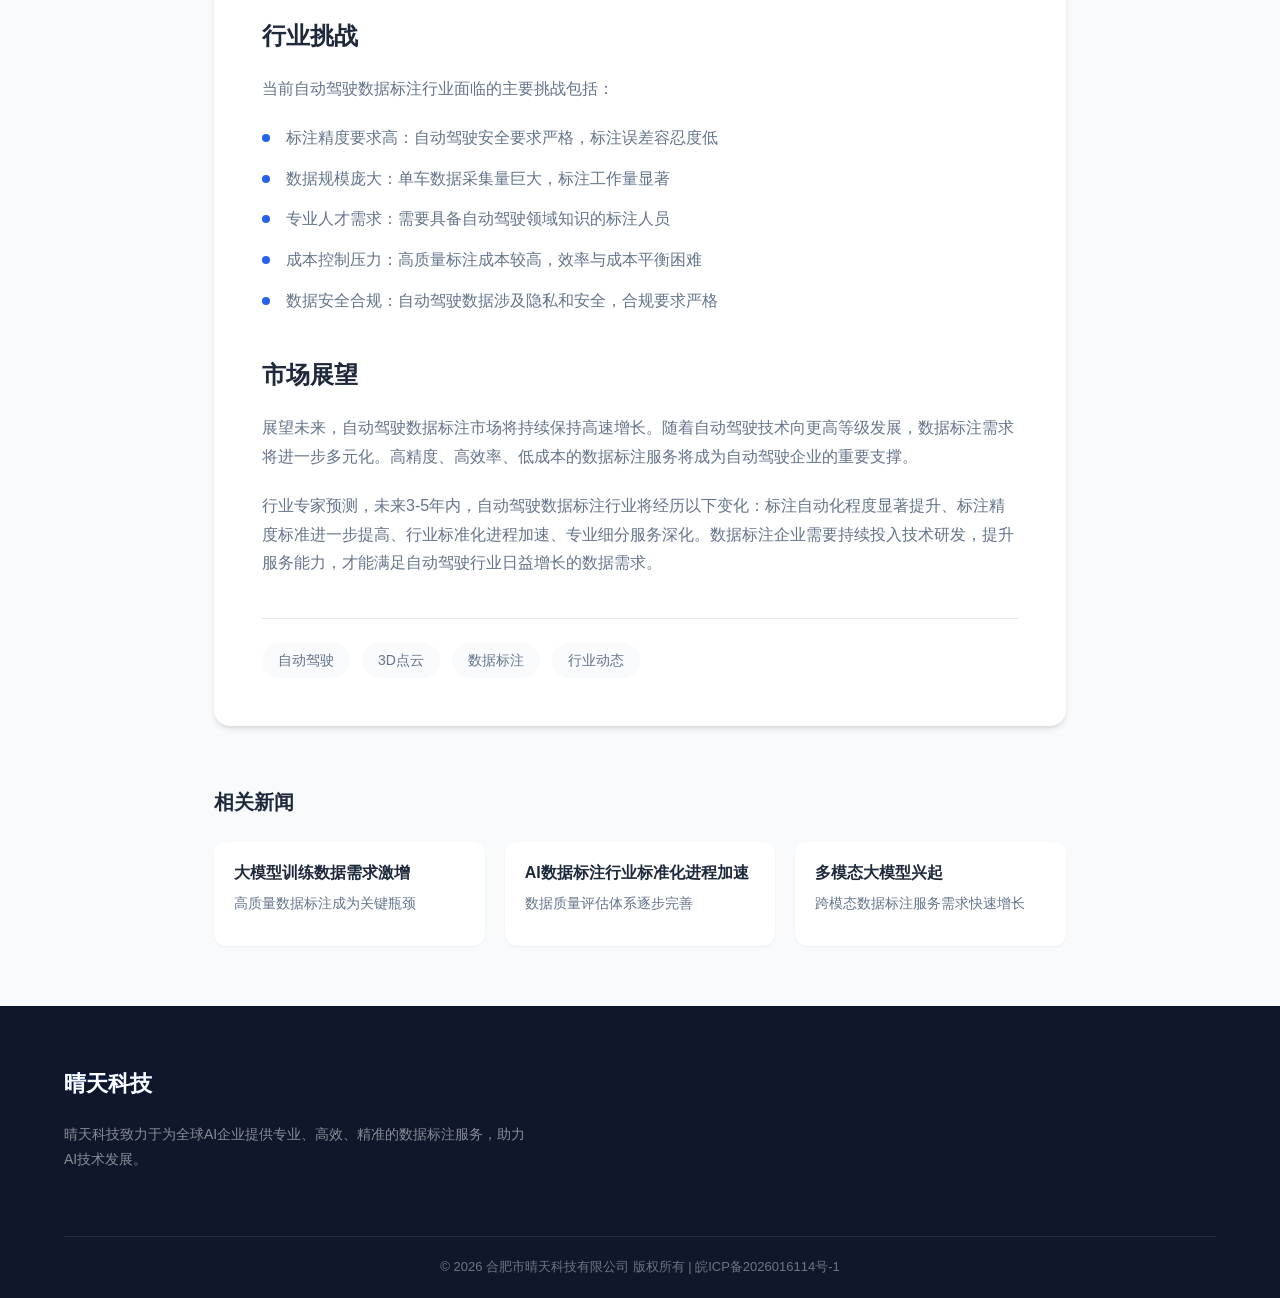
<file: news-2.html>
<!DOCTYPE html>
<html lang="zh-CN">
<head>
    <meta charset="UTF-8">
    <meta name="viewport" content="width=device-width, initial-scale=1.0">
    <title>自动驾驶数据标注市场规模持续增长，3D点云标注需求旺盛 - 晴天科技</title>
    <link rel="stylesheet" href="css/style.css">
    <link rel="stylesheet" href="css/detail.css">
</head>
<body>
    <header class="header">
        <div class="container">
            <div class="header-inner">
                <a href="index.html" class="logo">
                    <span class="logo-text">晴天科技</span>
                </a>
                <nav class="nav" id="mainNav">
                    <a href="index.html" class="nav-link">首页</a>
                    <a href="index.html#services" class="nav-link">数据服务</a>
                    <a href="index.html#platform" class="nav-link">标注平台</a>
                    <a href="index.html#solutions" class="nav-link">行业方案</a>
                    <a href="index.html#advantages" class="nav-link">核心优势</a>
                    <a href="index.html#news" class="nav-link active">企业资讯</a>
                    <a href="index.html#contact" class="nav-link">联系我们</a>
                </nav>
                <div class="header-right">
                    <a href="index.html#contact" class="btn btn-primary btn-sm">免费咨询</a>
                    <button class="menu-toggle" id="menuToggle" aria-label="菜单">
                        <span></span>
                        <span></span>
                        <span></span>
                    </button>
                </div>
            </div>
        </div>
    </header>

    <section class="news-detail-hero">
        <div class="container">
            <div class="news-detail-hero-content">
                <a href="index.html#news" class="back-link">← 返回新闻列表</a>
                <div class="news-meta">
                    <span class="news-category">行业动态</span>
                </div>
                <h1 class="news-detail-title">自动驾驶数据标注市场规模持续增长，3D点云标注需求旺盛</h1>
            </div>
        </div>
    </section>

    <section class="news-detail-section">
        <div class="news-detail-container">
            <article class="news-detail-content">
                <h2>市场概况</h2>
                <p>自动驾驶技术正在加速商业化落地，从L2级辅助驾驶到L4级自动驾驶，技术迭代速度不断加快。作为自动驾驶感知系统训练的基础，高质量数据标注需求持续增长，市场规模呈现快速扩张态势。</p>
                <p>根据行业研究报告，2025年全球自动驾驶数据标注市场规模预计达到50亿美元，其中3D点云标注、BEV标注等高精度标注服务占比显著提升，成为市场增长的主要驱动力。</p>

                <div class="news-highlight">
                    <p>自动驾驶数据标注精度要求极高，标注误差直接影响感知系统性能，高质量标注服务成为自动驾驶企业核心竞争力之一。</p>
                </div>

                <h2>标注需求特点</h2>
                <p>自动驾驶数据标注需求呈现以下特点：</p>
                <ul>
                    <li>3D点云标注需求旺盛：激光雷达数据标注成为主流需求，标注精度要求达到厘米级</li>
                    <li>BEV标注快速增长：鸟瞰图视角标注需求激增，支持新一代感知模型训练</li>
                    <li>多传感器融合标注：摄像头+激光雷达+毫米波雷达融合标注需求增加</li>
                    <li>场景覆盖要求广泛：城市、高速、乡村、隧道等多种场景数据需求</li>
                    <li>极端场景数据需求：雨天、雾天、夜间等极端天气场景数据标注需求增长</li>
                </ul>

                <h2>技术发展趋势</h2>
                <p>自动驾驶数据标注技术正在向以下方向发展：</p>
                <ul>
                    <li>自动化标注工具：利用深度学习模型实现自动预标注，提升标注效率</li>
                    <li>4D标注技术：引入时间维度，支持连续帧标注和轨迹预测</li>
                    <li>仿真数据生成：结合仿真技术生成极端场景数据，补充真实数据不足</li>
                    <li>标注质量评估：建立标注质量评估体系，确保数据质量一致性</li>
                    <li>协同标注平台：支持大规模团队协同作业，提升整体交付效率</li>
                </ul>

                <h2>行业挑战</h2>
                <p>当前自动驾驶数据标注行业面临的主要挑战包括：</p>
                <ul>
                    <li>标注精度要求高：自动驾驶安全要求严格，标注误差容忍度低</li>
                    <li>数据规模庞大：单车数据采集量巨大，标注工作量显著</li>
                    <li>专业人才需求：需要具备自动驾驶领域知识的标注人员</li>
                    <li>成本控制压力：高质量标注成本较高，效率与成本平衡困难</li>
                    <li>数据安全合规：自动驾驶数据涉及隐私和安全，合规要求严格</li>
                </ul>

                <h2>市场展望</h2>
                <p>展望未来，自动驾驶数据标注市场将持续保持高速增长。随着自动驾驶技术向更高等级发展，数据标注需求将进一步多元化。高精度、高效率、低成本的数据标注服务将成为自动驾驶企业的重要支撑。</p>
                <p>行业专家预测，未来3-5年内，自动驾驶数据标注行业将经历以下变化：标注自动化程度显著提升、标注精度标准进一步提高、行业标准化进程加速、专业细分服务深化。数据标注企业需要持续投入技术研发，提升服务能力，才能满足自动驾驶行业日益增长的数据需求。</p>

                <div class="news-tags">
                    <span class="news-tag">自动驾驶</span>
                    <span class="news-tag">3D点云</span>
                    <span class="news-tag">数据标注</span>
                    <span class="news-tag">行业动态</span>
                </div>
            </article>

            <div class="news-related">
                <h3>相关新闻</h3>
                <div class="news-related-grid">
                    <a href="news-1.html" class="news-related-item">
                        <h4>大模型训练数据需求激增</h4>
                        <p>高质量数据标注成为关键瓶颈</p>
                    </a>
                    <a href="news-3.html" class="news-related-item">
                        <h4>AI数据标注行业标准化进程加速</h4>
                        <p>数据质量评估体系逐步完善</p>
                    </a>
                    <a href="news-4.html" class="news-related-item">
                        <h4>多模态大模型兴起</h4>
                        <p>跨模态数据标注服务需求快速增长</p>
                    </a>
                </div>
            </div>
        </div>
    </section>

    <footer class="footer">
        <div class="container">
            <div class="footer-main">
                <div class="footer-brand">
                    <a href="index.html" class="logo">
                        <span class="logo-text">晴天科技</span>
                    </a>
                    <p class="footer-desc">晴天科技致力于为全球AI企业提供专业、高效、精准的数据标注服务，助力AI技术发展。</p>
                </div>
            </div>
            <div class="footer-bottom">
                <p>© 2026 合肥市晴天科技有限公司 版权所有 | 皖ICP备2026016114号-1</p>
            </div>
        </div>
    </footer>

    <div class="back-to-top" id="backToTop">
        <svg viewBox="0 0 24 24" fill="none" stroke="currentColor" stroke-width="2"><path d="M12 19V5M5 12l7-7 7 7"/></svg>
    </div>

    <script src="js/main.js"></script>
</body>
</html>
</file>
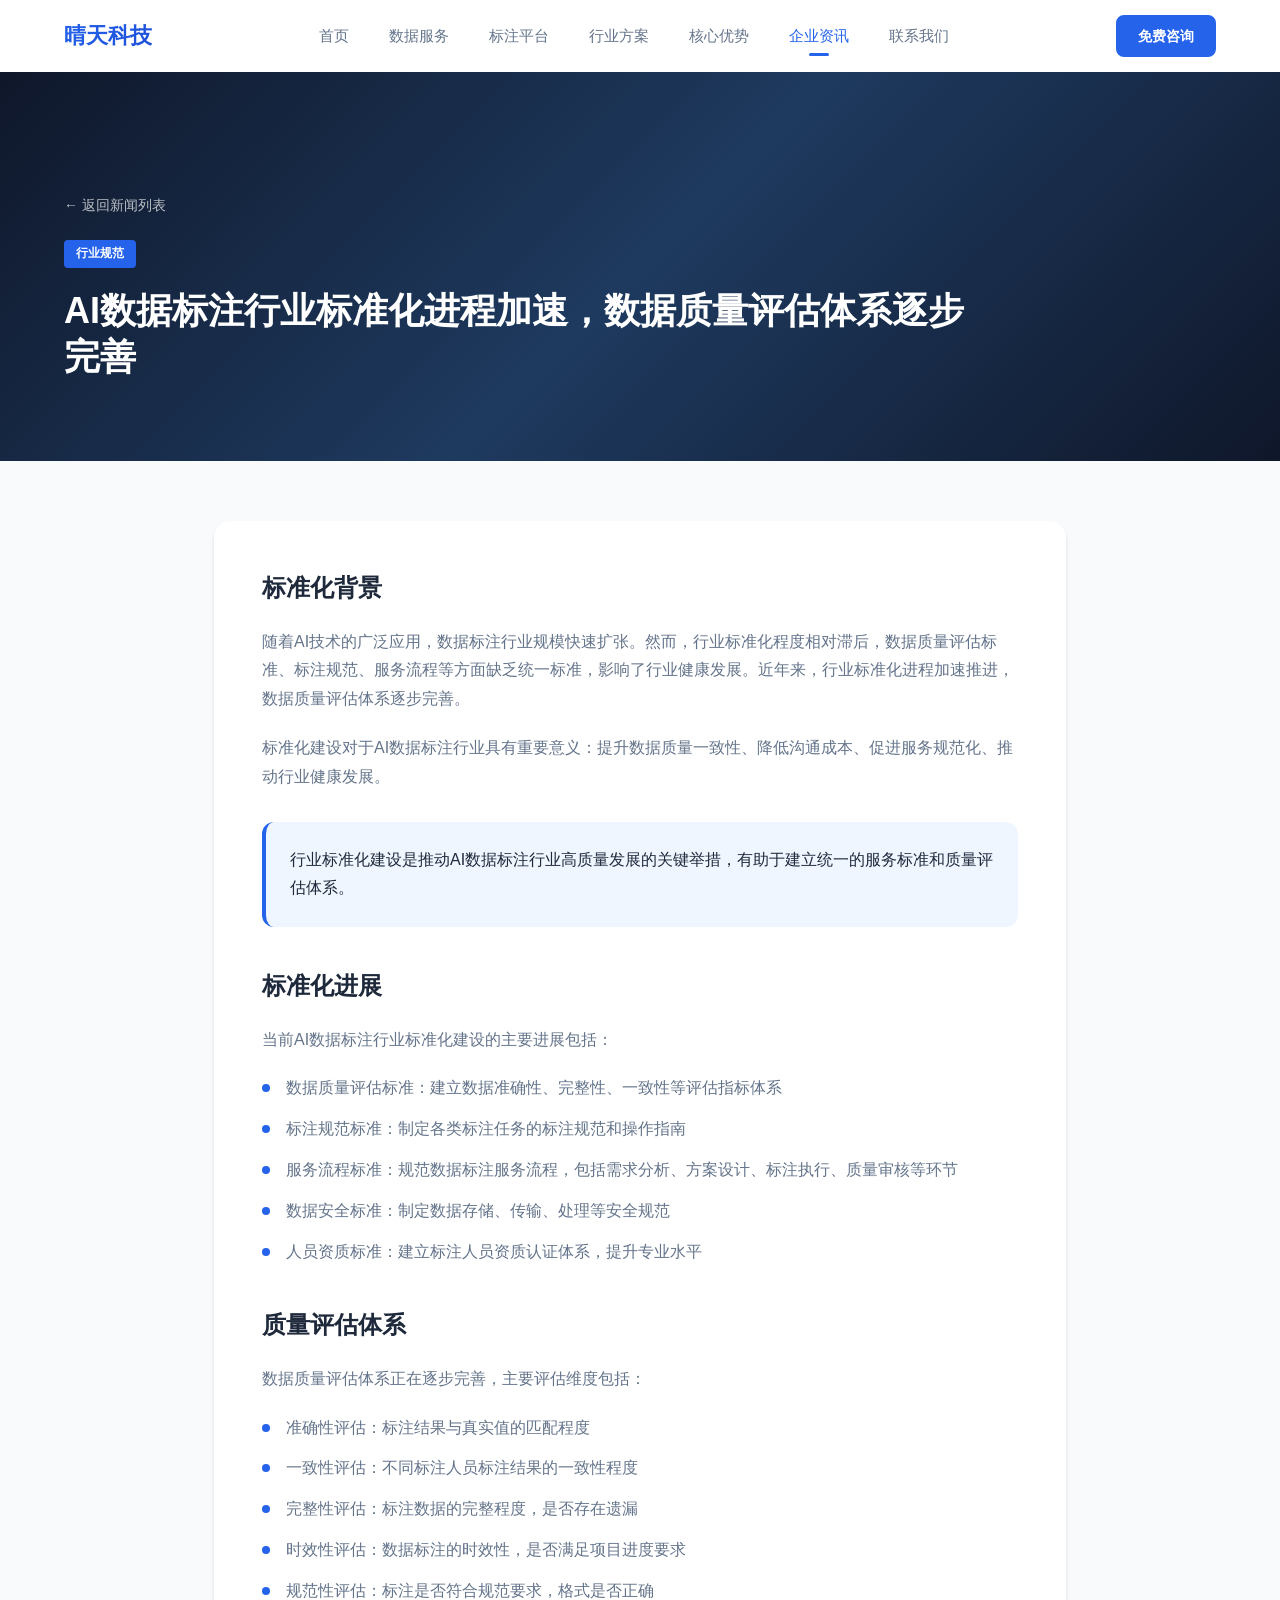
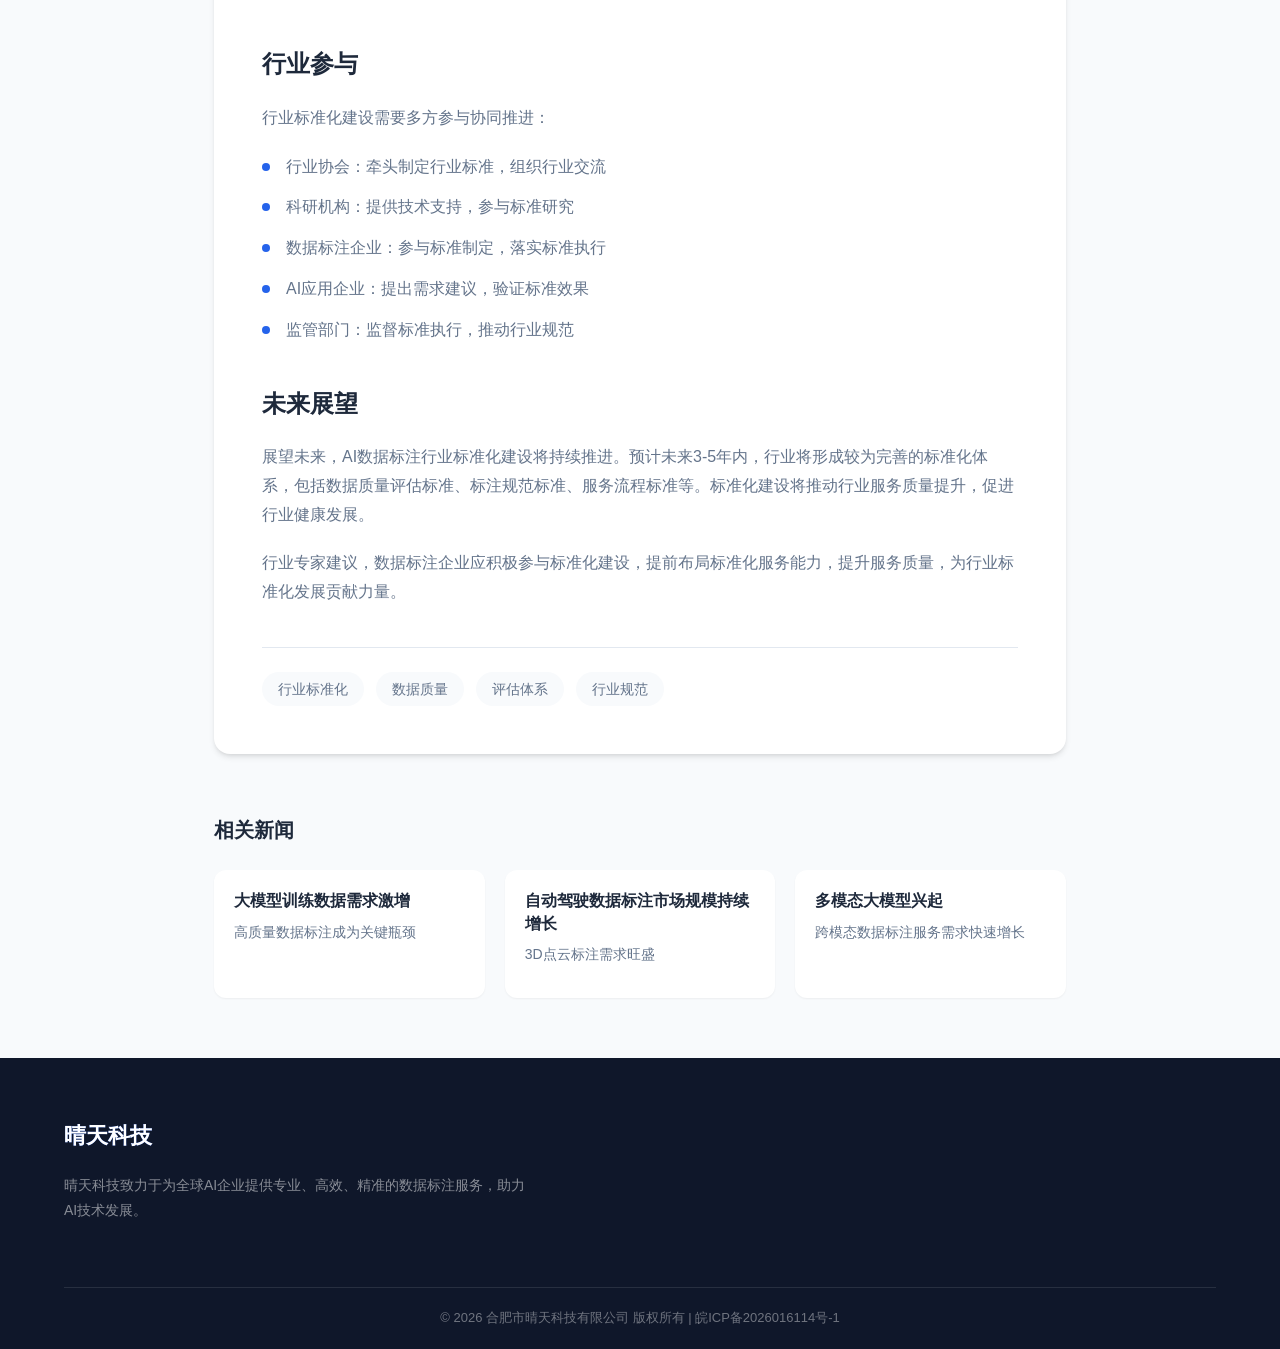
<file: news-3.html>
<!DOCTYPE html>
<html lang="zh-CN">
<head>
    <meta charset="UTF-8">
    <meta name="viewport" content="width=device-width, initial-scale=1.0">
    <title>AI数据标注行业标准化进程加速，数据质量评估体系逐步完善 - 晴天科技</title>
    <link rel="stylesheet" href="css/style.css">
    <link rel="stylesheet" href="css/detail.css">
</head>
<body>
    <header class="header">
        <div class="container">
            <div class="header-inner">
                <a href="index.html" class="logo">
                    <span class="logo-text">晴天科技</span>
                </a>
                <nav class="nav" id="mainNav">
                    <a href="index.html" class="nav-link">首页</a>
                    <a href="index.html#services" class="nav-link">数据服务</a>
                    <a href="index.html#platform" class="nav-link">标注平台</a>
                    <a href="index.html#solutions" class="nav-link">行业方案</a>
                    <a href="index.html#advantages" class="nav-link">核心优势</a>
                    <a href="index.html#news" class="nav-link active">企业资讯</a>
                    <a href="index.html#contact" class="nav-link">联系我们</a>
                </nav>
                <div class="header-right">
                    <a href="index.html#contact" class="btn btn-primary btn-sm">免费咨询</a>
                    <button class="menu-toggle" id="menuToggle" aria-label="菜单">
                        <span></span>
                        <span></span>
                        <span></span>
                    </button>
                </div>
            </div>
        </div>
    </header>

    <section class="news-detail-hero">
        <div class="container">
            <div class="news-detail-hero-content">
                <a href="index.html#news" class="back-link">← 返回新闻列表</a>
                <div class="news-meta">
                    <span class="news-category">行业规范</span>
                </div>
                <h1 class="news-detail-title">AI数据标注行业标准化进程加速，数据质量评估体系逐步完善</h1>
            </div>
        </div>
    </section>

    <section class="news-detail-section">
        <div class="news-detail-container">
            <article class="news-detail-content">
                <h2>标准化背景</h2>
                <p>随着AI技术的广泛应用，数据标注行业规模快速扩张。然而，行业标准化程度相对滞后，数据质量评估标准、标注规范、服务流程等方面缺乏统一标准，影响了行业健康发展。近年来，行业标准化进程加速推进，数据质量评估体系逐步完善。</p>
                <p>标准化建设对于AI数据标注行业具有重要意义：提升数据质量一致性、降低沟通成本、促进服务规范化、推动行业健康发展。</p>

                <div class="news-highlight">
                    <p>行业标准化建设是推动AI数据标注行业高质量发展的关键举措，有助于建立统一的服务标准和质量评估体系。</p>
                </div>

                <h2>标准化进展</h2>
                <p>当前AI数据标注行业标准化建设的主要进展包括：</p>
                <ul>
                    <li>数据质量评估标准：建立数据准确性、完整性、一致性等评估指标体系</li>
                    <li>标注规范标准：制定各类标注任务的标注规范和操作指南</li>
                    <li>服务流程标准：规范数据标注服务流程，包括需求分析、方案设计、标注执行、质量审核等环节</li>
                    <li>数据安全标准：制定数据存储、传输、处理等安全规范</li>
                    <li>人员资质标准：建立标注人员资质认证体系，提升专业水平</li>
                </ul>

                <h2>质量评估体系</h2>
                <p>数据质量评估体系正在逐步完善，主要评估维度包括：</p>
                <ul>
                    <li>准确性评估：标注结果与真实值的匹配程度</li>
                    <li>一致性评估：不同标注人员标注结果的一致性程度</li>
                    <li>完整性评估：标注数据的完整程度，是否存在遗漏</li>
                    <li>时效性评估：数据标注的时效性，是否满足项目进度要求</li>
                    <li>规范性评估：标注是否符合规范要求，格式是否正确</li>
                </ul>

                <h2>行业参与</h2>
                <p>行业标准化建设需要多方参与协同推进：</p>
                <ul>
                    <li>行业协会：牵头制定行业标准，组织行业交流</li>
                    <li>科研机构：提供技术支持，参与标准研究</li>
                    <li>数据标注企业：参与标准制定，落实标准执行</li>
                    <li>AI应用企业：提出需求建议，验证标准效果</li>
                    <li>监管部门：监督标准执行，推动行业规范</li>
                </ul>

                <h2>未来展望</h2>
                <p>展望未来，AI数据标注行业标准化建设将持续推进。预计未来3-5年内，行业将形成较为完善的标准化体系，包括数据质量评估标准、标注规范标准、服务流程标准等。标准化建设将推动行业服务质量提升，促进行业健康发展。</p>
                <p>行业专家建议，数据标注企业应积极参与标准化建设，提前布局标准化服务能力，提升服务质量，为行业标准化发展贡献力量。</p>

                <div class="news-tags">
                    <span class="news-tag">行业标准化</span>
                    <span class="news-tag">数据质量</span>
                    <span class="news-tag">评估体系</span>
                    <span class="news-tag">行业规范</span>
                </div>
            </article>

            <div class="news-related">
                <h3>相关新闻</h3>
                <div class="news-related-grid">
                    <a href="news-1.html" class="news-related-item">
                        <h4>大模型训练数据需求激增</h4>
                        <p>高质量数据标注成为关键瓶颈</p>
                    </a>
                    <a href="news-2.html" class="news-related-item">
                        <h4>自动驾驶数据标注市场规模持续增长</h4>
                        <p>3D点云标注需求旺盛</p>
                    </a>
                    <a href="news-4.html" class="news-related-item">
                        <h4>多模态大模型兴起</h4>
                        <p>跨模态数据标注服务需求快速增长</p>
                    </a>
                </div>
            </div>
        </div>
    </section>

    <footer class="footer">
        <div class="container">
            <div class="footer-main">
                <div class="footer-brand">
                    <a href="index.html" class="logo">
                        <span class="logo-text">晴天科技</span>
                    </a>
                    <p class="footer-desc">晴天科技致力于为全球AI企业提供专业、高效、精准的数据标注服务，助力AI技术发展。</p>
                </div>
            </div>
            <div class="footer-bottom">
                <p>© 2026 合肥市晴天科技有限公司 版权所有 | 皖ICP备2026016114号-1</p>
            </div>
        </div>
    </footer>

    <div class="back-to-top" id="backToTop">
        <svg viewBox="0 0 24 24" fill="none" stroke="currentColor" stroke-width="2"><path d="M12 19V5M5 12l7-7 7 7"/></svg>
    </div>

    <script src="js/main.js"></script>
</body>
</html>
</file>
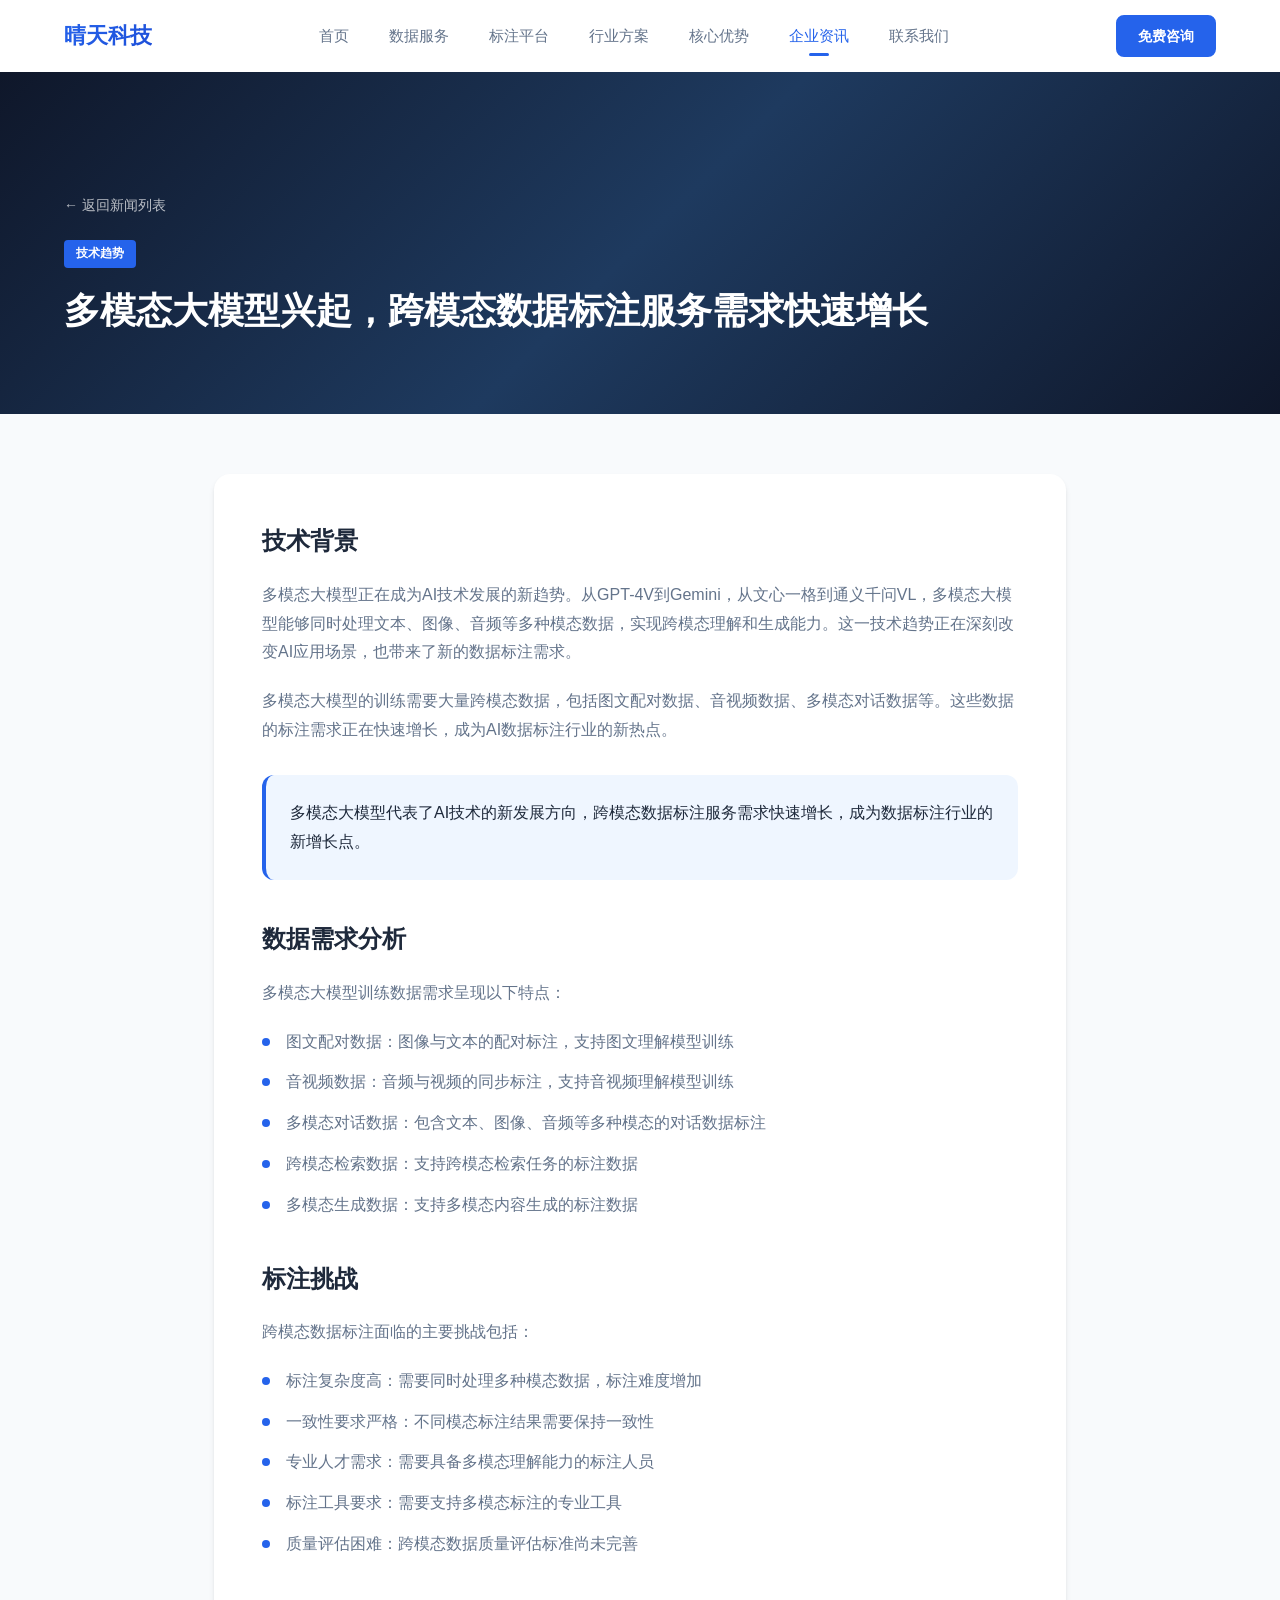
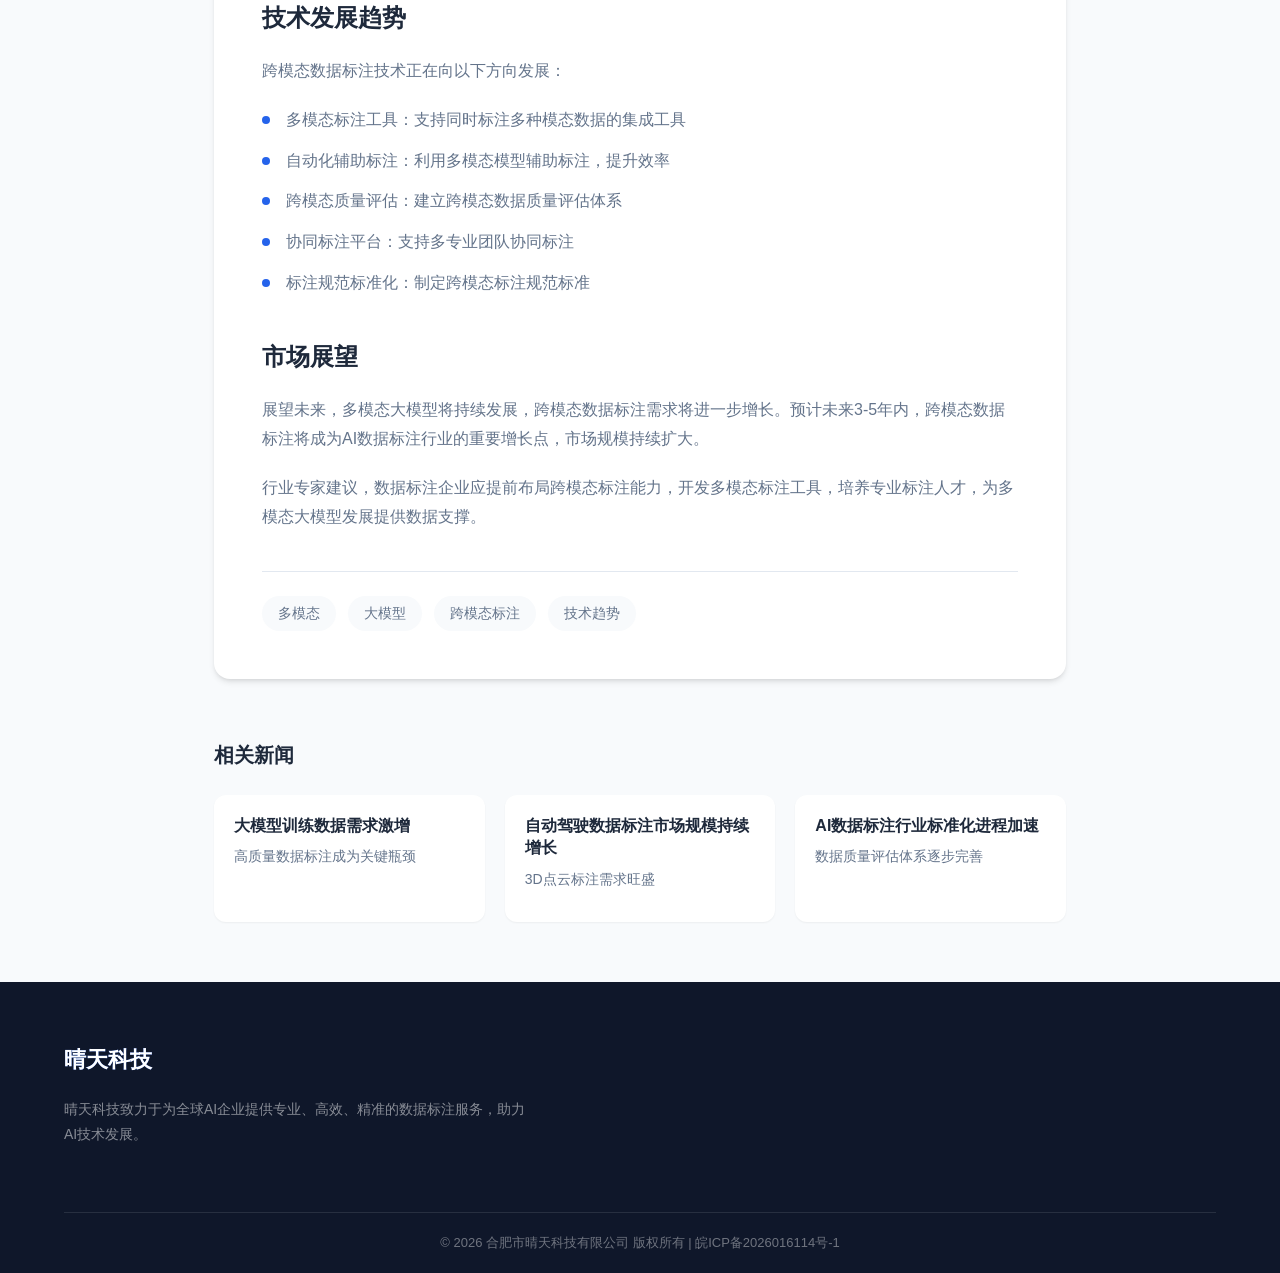
<file: news-4.html>
<!DOCTYPE html>
<html lang="zh-CN">
<head>
    <meta charset="UTF-8">
    <meta name="viewport" content="width=device-width, initial-scale=1.0">
    <title>多模态大模型兴起，跨模态数据标注服务需求快速增长 - 晴天科技</title>
    <link rel="stylesheet" href="css/style.css">
    <link rel="stylesheet" href="css/detail.css">
</head>
<body>
    <header class="header">
        <div class="container">
            <div class="header-inner">
                <a href="index.html" class="logo">
                    <span class="logo-text">晴天科技</span>
                </a>
                <nav class="nav" id="mainNav">
                    <a href="index.html" class="nav-link">首页</a>
                    <a href="index.html#services" class="nav-link">数据服务</a>
                    <a href="index.html#platform" class="nav-link">标注平台</a>
                    <a href="index.html#solutions" class="nav-link">行业方案</a>
                    <a href="index.html#advantages" class="nav-link">核心优势</a>
                    <a href="index.html#news" class="nav-link active">企业资讯</a>
                    <a href="index.html#contact" class="nav-link">联系我们</a>
                </nav>
                <div class="header-right">
                    <a href="index.html#contact" class="btn btn-primary btn-sm">免费咨询</a>
                    <button class="menu-toggle" id="menuToggle" aria-label="菜单">
                        <span></span>
                        <span></span>
                        <span></span>
                    </button>
                </div>
            </div>
        </div>
    </header>

    <section class="news-detail-hero">
        <div class="container">
            <div class="news-detail-hero-content">
                <a href="index.html#news" class="back-link">← 返回新闻列表</a>
                <div class="news-meta">
                    <span class="news-category">技术趋势</span>
                </div>
                <h1 class="news-detail-title">多模态大模型兴起，跨模态数据标注服务需求快速增长</h1>
            </div>
        </div>
    </section>

    <section class="news-detail-section">
        <div class="news-detail-container">
            <article class="news-detail-content">
                <h2>技术背景</h2>
                <p>多模态大模型正在成为AI技术发展的新趋势。从GPT-4V到Gemini，从文心一格到通义千问VL，多模态大模型能够同时处理文本、图像、音频等多种模态数据，实现跨模态理解和生成能力。这一技术趋势正在深刻改变AI应用场景，也带来了新的数据标注需求。</p>
                <p>多模态大模型的训练需要大量跨模态数据，包括图文配对数据、音视频数据、多模态对话数据等。这些数据的标注需求正在快速增长，成为AI数据标注行业的新热点。</p>

                <div class="news-highlight">
                    <p>多模态大模型代表了AI技术的新发展方向，跨模态数据标注服务需求快速增长，成为数据标注行业的新增长点。</p>
                </div>

                <h2>数据需求分析</h2>
                <p>多模态大模型训练数据需求呈现以下特点：</p>
                <ul>
                    <li>图文配对数据：图像与文本的配对标注，支持图文理解模型训练</li>
                    <li>音视频数据：音频与视频的同步标注，支持音视频理解模型训练</li>
                    <li>多模态对话数据：包含文本、图像、音频等多种模态的对话数据标注</li>
                    <li>跨模态检索数据：支持跨模态检索任务的标注数据</li>
                    <li>多模态生成数据：支持多模态内容生成的标注数据</li>
                </ul>

                <h2>标注挑战</h2>
                <p>跨模态数据标注面临的主要挑战包括：</p>
                <ul>
                    <li>标注复杂度高：需要同时处理多种模态数据，标注难度增加</li>
                    <li>一致性要求严格：不同模态标注结果需要保持一致性</li>
                    <li>专业人才需求：需要具备多模态理解能力的标注人员</li>
                    <li>标注工具要求：需要支持多模态标注的专业工具</li>
                    <li>质量评估困难：跨模态数据质量评估标准尚未完善</li>
                </ul>

                <h2>技术发展趋势</h2>
                <p>跨模态数据标注技术正在向以下方向发展：</p>
                <ul>
                    <li>多模态标注工具：支持同时标注多种模态数据的集成工具</li>
                    <li>自动化辅助标注：利用多模态模型辅助标注，提升效率</li>
                    <li>跨模态质量评估：建立跨模态数据质量评估体系</li>
                    <li>协同标注平台：支持多专业团队协同标注</li>
                    <li>标注规范标准化：制定跨模态标注规范标准</li>
                </ul>

                <h2>市场展望</h2>
                <p>展望未来，多模态大模型将持续发展，跨模态数据标注需求将进一步增长。预计未来3-5年内，跨模态数据标注将成为AI数据标注行业的重要增长点，市场规模持续扩大。</p>
                <p>行业专家建议，数据标注企业应提前布局跨模态标注能力，开发多模态标注工具，培养专业标注人才，为多模态大模型发展提供数据支撑。</p>

                <div class="news-tags">
                    <span class="news-tag">多模态</span>
                    <span class="news-tag">大模型</span>
                    <span class="news-tag">跨模态标注</span>
                    <span class="news-tag">技术趋势</span>
                </div>
            </article>

            <div class="news-related">
                <h3>相关新闻</h3>
                <div class="news-related-grid">
                    <a href="news-1.html" class="news-related-item">
                        <h4>大模型训练数据需求激增</h4>
                        <p>高质量数据标注成为关键瓶颈</p>
                    </a>
                    <a href="news-2.html" class="news-related-item">
                        <h4>自动驾驶数据标注市场规模持续增长</h4>
                        <p>3D点云标注需求旺盛</p>
                    </a>
                    <a href="news-3.html" class="news-related-item">
                        <h4>AI数据标注行业标准化进程加速</h4>
                        <p>数据质量评估体系逐步完善</p>
                    </a>
                </div>
            </div>
        </div>
    </section>

    <footer class="footer">
        <div class="container">
            <div class="footer-main">
                <div class="footer-brand">
                    <a href="index.html" class="logo">
                        <span class="logo-text">晴天科技</span>
                    </a>
                    <p class="footer-desc">晴天科技致力于为全球AI企业提供专业、高效、精准的数据标注服务，助力AI技术发展。</p>
                </div>
            </div>
            <div class="footer-bottom">
                <p>© 2026 合肥市晴天科技有限公司 版权所有 | 皖ICP备2026016114号-1</p>
            </div>
        </div>
    </footer>

    <div class="back-to-top" id="backToTop">
        <svg viewBox="0 0 24 24" fill="none" stroke="currentColor" stroke-width="2"><path d="M12 19V5M5 12l7-7 7 7"/></svg>
    </div>

    <script src="js/main.js"></script>
</body>
</html>
</file>
<file: css/style.css>
:root {
    --primary: #2563eb;
    --primary-dark: #1d4ed8;
    --primary-light: #3b82f6;
    --primary-50: #eff6ff;
    --primary-100: #dbeafe;
    --accent: #f59e0b;
    --accent-dark: #d97706;
    --text: #1e293b;
    --text-light: #64748b;
    --text-lighter: #94a3b8;
    --bg: #ffffff;
    --bg-light: #f8fafc;
    --bg-dark: #0f172a;
    --bg-darker: #020617;
    --border: #e2e8f0;
    --shadow-sm: 0 1px 2px rgba(0,0,0,0.05);
    --shadow: 0 4px 6px -1px rgba(0,0,0,0.1), 0 2px 4px -2px rgba(0,0,0,0.1);
    --shadow-md: 0 10px 15px -3px rgba(0,0,0,0.1), 0 4px 6px -4px rgba(0,0,0,0.1);
    --shadow-lg: 0 20px 25px -5px rgba(0,0,0,0.1), 0 8px 10px -6px rgba(0,0,0,0.1);
    --shadow-xl: 0 25px 50px -12px rgba(0,0,0,0.25);
    --radius-sm: 6px;
    --radius: 8px;
    --radius-md: 12px;
    --radius-lg: 16px;
    --radius-xl: 24px;
    --transition: all 0.3s ease;
    --header-h: 72px;
}

*, *::before, *::after {
    margin: 0;
    padding: 0;
    box-sizing: border-box;
}

html {
    scroll-behavior: smooth;
    font-size: 16px;
}

body {
    font-family: -apple-system, BlinkMacSystemFont, "Segoe UI", Roboto, "PingFang SC", "Microsoft YaHei", sans-serif;
    color: var(--text);
    background: var(--bg);
    line-height: 1.6;
    overflow-x: hidden;
}

a {
    text-decoration: none;
    color: inherit;
    transition: var(--transition);
}

img {
    max-width: 100%;
    display: block;
}

ul, ol {
    list-style: none;
}

.container {
    max-width: 1200px;
    margin: 0 auto;
    padding: 0 24px;
}

.btn {
    display: inline-flex;
    align-items: center;
    justify-content: center;
    padding: 12px 28px;
    border-radius: var(--radius);
    font-weight: 600;
    font-size: 15px;
    cursor: pointer;
    transition: var(--transition);
    border: 2px solid transparent;
    gap: 8px;
}

.btn-primary {
    background: var(--primary);
    color: #fff;
    border-color: var(--primary);
}

.btn-primary:hover {
    background: var(--primary-dark);
    border-color: var(--primary-dark);
    transform: translateY(-2px);
    box-shadow: 0 8px 25px rgba(37, 99, 235, 0.35);
}

.btn-outline {
    background: transparent;
    color: #fff;
    border-color: rgba(255,255,255,0.5);
}

.btn-outline:hover {
    background: #fff;
    color: var(--primary);
    border-color: #fff;
    transform: translateY(-2px);
}

.btn-sm {
    padding: 8px 20px;
    font-size: 14px;
}

.btn-lg {
    padding: 14px 36px;
    font-size: 16px;
}

.btn-block {
    width: 100%;
}

.section {
    padding: 100px 0;
}

.section-header {
    text-align: center;
    margin-bottom: 60px;
}

.section-tag {
    display: inline-block;
    padding: 6px 16px;
    background: var(--primary-50);
    color: var(--primary);
    border-radius: 50px;
    font-size: 14px;
    font-weight: 600;
    margin-bottom: 16px;
}

.section-title {
    font-size: 36px;
    font-weight: 700;
    color: var(--text);
    margin-bottom: 16px;
    line-height: 1.3;
}

.section-desc {
    font-size: 16px;
    color: var(--text-light);
    max-width: 600px;
    margin: 0 auto;
}

.text-gradient {
    background: linear-gradient(135deg, var(--primary-light), var(--accent));
    -webkit-background-clip: text;
    -webkit-text-fill-color: transparent;
    background-clip: text;
}

.header {
    position: fixed;
    top: 0;
    left: 0;
    right: 0;
    z-index: 1000;
    height: var(--header-h);
    background: rgba(255,255,255,0.95);
    backdrop-filter: blur(20px);
    border-bottom: 1px solid transparent;
    transition: var(--transition);
}

.header.scrolled {
    border-bottom-color: var(--border);
    box-shadow: var(--shadow-sm);
}

.header-inner {
    display: flex;
    align-items: center;
    justify-content: space-between;
    height: var(--header-h);
}

.logo {
    display: flex;
    align-items: center;
    gap: 10px;
    font-size: 22px;
    font-weight: 700;
    color: var(--text);
}

.logo-icon {
    font-size: 28px;
    color: var(--accent);
}

.logo-text {
    background: linear-gradient(135deg, var(--primary), var(--primary-dark));
    -webkit-background-clip: text;
    -webkit-text-fill-color: transparent;
    background-clip: text;
}

.nav {
    display: flex;
    align-items: center;
    gap: 8px;
}

.nav-link {
    padding: 8px 16px;
    font-size: 15px;
    font-weight: 500;
    color: var(--text-light);
    border-radius: var(--radius-sm);
    position: relative;
}

.nav-link:hover,
.nav-link.active {
    color: var(--primary);
}

.nav-link.active::after {
    content: '';
    position: absolute;
    bottom: 0;
    left: 50%;
    transform: translateX(-50%);
    width: 20px;
    height: 3px;
    background: var(--primary);
    border-radius: 2px;
}

.header-right {
    display: flex;
    align-items: center;
    gap: 16px;
}

.menu-toggle {
    display: none;
    flex-direction: column;
    gap: 5px;
    background: none;
    border: none;
    cursor: pointer;
    padding: 4px;
}

.menu-toggle span {
    display: block;
    width: 24px;
    height: 2px;
    background: var(--text);
    border-radius: 2px;
    transition: var(--transition);
}

.hero {
    position: relative;
    min-height: 100vh;
    display: flex;
    align-items: center;
    background: linear-gradient(135deg, var(--bg-dark) 0%, #1e3a5f 50%, var(--bg-dark) 100%);
    overflow: hidden;
    padding-top: var(--header-h);
}

.hero-bg {
    position: absolute;
    inset: 0;
    overflow: hidden;
}

.hero-particle {
    position: absolute;
    inset: 0;
}

.hero-content {
    position: relative;
    z-index: 2;
    max-width: 700px;
    padding: 60px 0;
}

.hero-badge {
    display: inline-block;
    padding: 8px 20px;
    background: rgba(37, 99, 235, 0.2);
    border: 1px solid rgba(37, 99, 235, 0.3);
    color: var(--primary-light);
    border-radius: 50px;
    font-size: 14px;
    font-weight: 600;
    margin-bottom: 24px;
    backdrop-filter: blur(10px);
}

.hero-title {
    font-size: 52px;
    font-weight: 800;
    color: #fff;
    line-height: 1.2;
    margin-bottom: 24px;
}

.hero-desc {
    font-size: 17px;
    color: rgba(255,255,255,0.7);
    line-height: 1.8;
    margin-bottom: 36px;
}

.hero-actions {
    display: flex;
    gap: 16px;
    margin-bottom: 60px;
}

.hero-stats {
    display: grid;
    grid-template-columns: repeat(4, 1fr);
    gap: 24px;
    padding-top: 40px;
    border-top: 1px solid rgba(255,255,255,0.1);
}

.stat-item {
    text-align: center;
}

.stat-num {
    display: inline;
    font-size: 36px;
    font-weight: 800;
    color: #fff;
}

.stat-unit {
    font-size: 20px;
    font-weight: 700;
    color: var(--accent);
}

.stat-label {
    display: block;
    font-size: 14px;
    color: rgba(255,255,255,0.5);
    margin-top: 4px;
}

.hero-scroll {
    position: absolute;
    bottom: 30px;
    left: 50%;
    transform: translateX(-50%);
    text-align: center;
    color: rgba(255,255,255,0.4);
    font-size: 12px;
    z-index: 2;
}

.scroll-arrow {
    width: 20px;
    height: 20px;
    border-right: 2px solid rgba(255,255,255,0.4);
    border-bottom: 2px solid rgba(255,255,255,0.4);
    transform: rotate(45deg);
    margin: 8px auto 0;
    animation: scrollBounce 2s infinite;
}

@keyframes scrollBounce {
    0%, 100% { transform: rotate(45deg) translateY(0); }
    50% { transform: rotate(45deg) translateY(8px); }
}

.partner-section {
    margin-top: 60px;
    padding-top: 60px;
    border-top: 1px solid var(--border);
}

.partner-content {
    display: flex;
    align-items: center;
    justify-content: center;
    gap: 60px;
    background: linear-gradient(135deg, var(--primary-50) 0%, var(--bg-light) 100%);
    border-radius: var(--radius-lg);
    padding: 40px 60px;
}

.partner-info {
    text-align: left;
    max-width: 400px;
}

.partner-info h3 {
    font-size: 28px;
    font-weight: 700;
    color: var(--text);
    margin-bottom: 16px;
}

.partner-info p {
    font-size: 16px;
    color: var(--text-light);
    line-height: 1.8;
}

.partner-qr {
    display: flex;
    flex-direction: column;
    align-items: center;
    gap: 12px;
}

.partner-qr img {
    border-radius: var(--radius-md);
    box-shadow: var(--shadow-md);
    background: #fff;
    padding: 12px;
}

.qr-label {
    font-size: 14px;
    color: var(--primary);
    font-weight: 600;
}

@media (max-width: 768px) {
    .partner-content {
        flex-direction: column;
        gap: 30px;
        padding: 30px 24px;
    }

    .partner-info {
        text-align: center;
    }
}

.services {
    background: var(--bg-light);
}

.services-grid {
    display: grid;
    grid-template-columns: repeat(3, 1fr);
    gap: 24px;
}

.service-card {
    background: #fff;
    padding: 36px;
    border-radius: var(--radius-lg);
    transition: var(--transition);
    border: 1px solid var(--border);
    position: relative;
    overflow: hidden;
}

.service-card::before {
    content: '';
    position: absolute;
    top: 0;
    left: 0;
    right: 0;
    height: 3px;
    background: linear-gradient(90deg, var(--primary), var(--primary-light));
    transform: scaleX(0);
    transform-origin: left;
    transition: transform 0.4s ease;
}

.service-card:hover {
    transform: translateY(-8px);
    box-shadow: var(--shadow-lg);
    border-color: transparent;
}

.service-card:hover::before {
    transform: scaleX(1);
}

.service-icon {
    width: 56px;
    height: 56px;
    background: var(--primary-50);
    border-radius: var(--radius-md);
    display: flex;
    align-items: center;
    justify-content: center;
    margin-bottom: 20px;
    color: var(--primary);
}

.service-icon svg {
    width: 28px;
    height: 28px;
}

.service-title {
    font-size: 20px;
    font-weight: 700;
    margin-bottom: 12px;
    color: var(--text);
}

.service-desc {
    font-size: 14px;
    color: var(--text-light);
    line-height: 1.7;
    margin-bottom: 20px;
}

.service-link {
    font-size: 14px;
    font-weight: 600;
    color: var(--primary);
    display: inline-flex;
    align-items: center;
    gap: 4px;
}

.service-link:hover {
    gap: 8px;
}

.platform {
    background: #fff;
}

.platform-layout {
    display: grid;
    grid-template-columns: 1fr 1fr;
    gap: 60px;
    align-items: center;
}

.platform-content .section-tag {
    margin-bottom: 16px;
}

.platform-content .section-title {
    text-align: left;
    margin-bottom: 20px;
}

.platform-desc {
    font-size: 16px;
    color: var(--text-light);
    line-height: 1.8;
    margin-bottom: 32px;
}

.platform-features {
    display: flex;
    flex-direction: column;
    gap: 20px;
    margin-bottom: 36px;
}

.feature-item {
    display: flex;
    gap: 16px;
    align-items: flex-start;
}

.feature-icon {
    width: 32px;
    height: 32px;
    background: var(--primary-50);
    color: var(--primary);
    border-radius: 50%;
    display: flex;
    align-items: center;
    justify-content: center;
    font-size: 14px;
    font-weight: 700;
    flex-shrink: 0;
}

.feature-info h4 {
    font-size: 15px;
    font-weight: 600;
    margin-bottom: 4px;
}

.feature-info p {
    font-size: 13px;
    color: var(--text-light);
}

.platform-visual {
    position: relative;
}

.platform-screen {
    background: var(--bg-dark);
    border-radius: var(--radius-lg);
    overflow: hidden;
    box-shadow: var(--shadow-xl);
    border: 1px solid rgba(255,255,255,0.1);
}

.screen-header {
    display: flex;
    align-items: center;
    gap: 12px;
    padding: 12px 16px;
    background: rgba(255,255,255,0.05);
    border-bottom: 1px solid rgba(255,255,255,0.1);
}

.screen-dots {
    display: flex;
    gap: 6px;
}

.screen-dots span {
    width: 10px;
    height: 10px;
    border-radius: 50%;
    background: rgba(255,255,255,0.15);
}

.screen-dots span:first-child { background: #ff5f57; }
.screen-dots span:nth-child(2) { background: #febc2e; }
.screen-dots span:nth-child(3) { background: #28c840; }

.screen-title {
    font-size: 12px;
    color: rgba(255,255,255,0.5);
}

.screen-content {
    display: flex;
    height: 300px;
}

.screen-sidebar {
    width: 50px;
    background: rgba(255,255,255,0.03);
    border-right: 1px solid rgba(255,255,255,0.08);
    padding: 12px 8px;
    display: flex;
    flex-direction: column;
    gap: 8px;
}

.sidebar-item {
    width: 34px;
    height: 34px;
    border-radius: var(--radius-sm);
    background: rgba(255,255,255,0.05);
}

.sidebar-item.active {
    background: rgba(37, 99, 235, 0.3);
}

.screen-main {
    flex: 1;
    display: flex;
    flex-direction: column;
}

.canvas-area {
    flex: 1;
    position: relative;
    background: linear-gradient(45deg, rgba(255,255,255,0.02) 25%, transparent 25%),
                linear-gradient(-45deg, rgba(255,255,255,0.02) 25%, transparent 25%),
                linear-gradient(45deg, transparent 75%, rgba(255,255,255,0.02) 75%),
                linear-gradient(-45deg, transparent 75%, rgba(255,255,255,0.02) 75%);
    background-size: 20px 20px;
    background-position: 0 0, 0 10px, 10px -10px, -10px 0px;
}

.annotation-box {
    position: absolute;
    border: 2px solid;
    border-radius: 4px;
}

.box1 {
    top: 30%;
    left: 15%;
    width: 80px;
    height: 120px;
    border-color: #3b82f6;
    background: rgba(59, 130, 246, 0.1);
}

.box2 {
    top: 40%;
    left: 50%;
    width: 100px;
    height: 60px;
    border-color: #22c55e;
    background: rgba(34, 197, 94, 0.1);
}

.box3 {
    top: 20%;
    right: 15%;
    width: 50px;
    height: 50px;
    border-color: #f59e0b;
    background: rgba(245, 158, 11, 0.1);
}

.label-tag {
    position: absolute;
    padding: 2px 8px;
    font-size: 11px;
    font-weight: 600;
    color: #fff;
    border-radius: 3px;
}

.tag1 {
    top: 27%;
    left: 15%;
    background: #3b82f6;
}

.tag2 {
    top: 37%;
    left: 50%;
    background: #22c55e;
}

.tag3 {
    top: 17%;
    right: 15%;
    background: #f59e0b;
}

.screen-toolbar {
    display: flex;
    gap: 6px;
    padding: 8px 12px;
    background: rgba(255,255,255,0.05);
    border-top: 1px solid rgba(255,255,255,0.08);
}

.tool-btn {
    width: 28px;
    height: 28px;
    border-radius: 4px;
    background: rgba(255,255,255,0.08);
}

.tool-btn.active {
    background: rgba(37, 99, 235, 0.4);
}

.platform-float-card {
    position: absolute;
    background: #fff;
    padding: 12px 20px;
    border-radius: var(--radius);
    box-shadow: var(--shadow-lg);
    display: flex;
    align-items: center;
    gap: 10px;
    font-size: 14px;
    font-weight: 600;
    animation: float 3s ease-in-out infinite;
}

.platform-float-card .float-icon {
    font-size: 20px;
}

.card1 {
    top: 10%;
    right: -20px;
    animation-delay: 0s;
}

.card2 {
    bottom: 15%;
    left: -20px;
    animation-delay: 1.5s;
}

@keyframes float {
    0%, 100% { transform: translateY(0); }
    50% { transform: translateY(-10px); }
}

.solutions {
    background: var(--bg-light);
}

.solutions-grid {
    display: grid;
    grid-template-columns: repeat(3, 1fr);
    gap: 24px;
}

.solution-card {
    position: relative;
    border-radius: var(--radius-lg);
    overflow: hidden;
    min-height: 240px;
    transition: var(--transition);
    cursor: pointer;
}

.solution-bg {
    position: absolute;
    inset: 0;
    background: linear-gradient(135deg, var(--bg-dark), #1e3a5f);
    transition: transform 0.6s ease;
}

.solution-card:hover .solution-bg {
    transform: scale(1.05);
}

.solution-card:nth-child(2) .solution-bg { background: linear-gradient(135deg, #1a237e, #283593); }
.solution-card:nth-child(3) .solution-bg { background: linear-gradient(135deg, #004d40, #00695c); }
.solution-card:nth-child(4) .solution-bg { background: linear-gradient(135deg, #b71c1c, #c62828); }
.solution-card:nth-child(5) .solution-bg { background: linear-gradient(135deg, #e65100, #ef6c00); }
.solution-card:nth-child(6) .solution-bg { background: linear-gradient(135deg, #4a148c, #6a1b9a); }

.solution-info {
    position: relative;
    z-index: 2;
    padding: 32px;
    height: 100%;
    display: flex;
    flex-direction: column;
}

.solution-icon {
    width: 48px;
    height: 48px;
    margin-bottom: 16px;
    color: rgba(255,255,255,0.9);
}

.solution-icon svg {
    width: 100%;
    height: 100%;
}

.solution-info h3 {
    font-size: 22px;
    font-weight: 700;
    color: #fff;
    margin-bottom: 12px;
}

.solution-info p {
    font-size: 14px;
    color: rgba(255,255,255,0.7);
    line-height: 1.7;
    flex: 1;
}

.solution-count {
    display: inline-block;
    margin-top: 16px;
    padding: 4px 12px;
    background: rgba(255,255,255,0.15);
    border-radius: 50px;
    font-size: 12px;
    color: rgba(255,255,255,0.9);
    font-weight: 600;
    width: fit-content;
}

.solution-card:hover {
    transform: translateY(-4px);
    box-shadow: var(--shadow-xl);
}

.solution-main {
    grid-column: span 3;
    min-height: 280px;
}

.data-flow {
    background: #fff;
}

.flow-timeline {
    display: flex;
    justify-content: space-between;
    position: relative;
    padding: 40px 0;
}

.flow-line {
    position: absolute;
    top: 50%;
    left: 5%;
    right: 5%;
    height: 2px;
    background: var(--border);
    transform: translateY(-50%);
}

.flow-step {
    position: relative;
    z-index: 2;
    display: flex;
    flex-direction: column;
    align-items: center;
    gap: 16px;
    flex: 1;
}

.flow-dot {
    width: 48px;
    height: 48px;
    background: #fff;
    border: 3px solid var(--primary);
    border-radius: 50%;
    display: flex;
    align-items: center;
    justify-content: center;
    font-size: 18px;
    font-weight: 700;
    color: var(--primary);
    transition: var(--transition);
}

.flow-step:hover .flow-dot {
    background: var(--primary);
    color: #fff;
    transform: scale(1.1);
}

.flow-card {
    text-align: center;
    padding: 16px;
}

.flow-card h4 {
    font-size: 15px;
    font-weight: 700;
    margin-bottom: 6px;
}

.flow-card p {
    font-size: 13px;
    color: var(--text-light);
}

.advantages {
    background: var(--bg-light);
}

.advantages-grid {
    display: grid;
    grid-template-columns: repeat(3, 1fr);
    gap: 24px;
}

.advantage-card {
    background: #fff;
    padding: 36px;
    border-radius: var(--radius-lg);
    text-align: center;
    transition: var(--transition);
    border: 1px solid var(--border);
}

.advantage-card:hover {
    transform: translateY(-8px);
    box-shadow: var(--shadow-lg);
    border-color: var(--primary-100);
}

.advantage-icon {
    width: 72px;
    height: 72px;
    margin: 0 auto 24px;
    background: var(--primary-50);
    border-radius: 50%;
    display: flex;
    align-items: center;
    justify-content: center;
    color: var(--primary);
    transition: var(--transition);
}

.advantage-card:hover .advantage-icon {
    background: var(--primary);
    color: #fff;
}

.advantage-icon svg {
    width: 36px;
    height: 36px;
}

.advantage-card h3 {
    font-size: 18px;
    font-weight: 700;
    margin-bottom: 12px;
}

.advantage-card p {
    font-size: 14px;
    color: var(--text-light);
    line-height: 1.7;
}

.partners {
    padding: 60px 0;
    background: #fff;
    overflow: hidden;
}

.partners-marquee {
    overflow: hidden;
    mask-image: linear-gradient(90deg, transparent, #000 10%, #000 90%, transparent);
    -webkit-mask-image: linear-gradient(90deg, transparent, #000 10%, #000 90%, transparent);
}

.marquee-track {
    display: flex;
    gap: 40px;
    animation: marquee 30s linear infinite;
    width: max-content;
}

.partner-logo {
    padding: 16px 32px;
    background: var(--bg-light);
    border-radius: var(--radius);
    font-size: 16px;
    font-weight: 700;
    color: var(--text-light);
    white-space: nowrap;
    border: 1px solid var(--border);
    transition: var(--transition);
}

.partner-logo:hover {
    color: var(--primary);
    border-color: var(--primary-100);
    background: var(--primary-50);
}

@keyframes marquee {
    0% { transform: translateX(0); }
    100% { transform: translateX(-50%); }
}

.news {
    background: #fff;
}

.news-grid {
    display: grid;
    grid-template-columns: repeat(2, 1fr);
    gap: 24px;
}

.news-card {
    background: #fff;
    border-radius: var(--radius-lg);
    overflow: hidden;
    transition: var(--transition);
    border: 1px solid var(--border);
}

.news-card:hover {
    transform: translateY(-4px);
    box-shadow: var(--shadow-lg);
}

.news-featured {
    grid-column: span 2;
    display: grid;
    grid-template-columns: 1fr 1fr;
}

.news-image {
    background: linear-gradient(135deg, var(--primary-50), var(--primary-100));
    min-height: 200px;
    display: flex;
    align-items: center;
    justify-content: center;
    overflow: hidden;
}

.news-img {
    width: 100%;
    height: 100%;
    object-fit: cover;
}

.news-placeholder {
    width: 80px;
    height: 80px;
    color: var(--primary);
    opacity: 0.5;
}

.news-placeholder svg {
    width: 100%;
    height: 100%;
}

.news-info {
    padding: 28px;
}

.news-date {
    font-size: 13px;
    color: var(--text-lighter);
    margin-bottom: 10px;
    display: block;
}

.news-title {
    font-size: 18px;
    font-weight: 700;
    margin-bottom: 12px;
    line-height: 1.5;
    display: -webkit-box;
    -webkit-line-clamp: 2;
    -webkit-box-orient: vertical;
    overflow: hidden;
}

.news-featured .news-title {
    font-size: 22px;
}

.news-excerpt {
    font-size: 14px;
    color: var(--text-light);
    line-height: 1.7;
    margin-bottom: 16px;
    display: -webkit-box;
    -webkit-line-clamp: 3;
    -webkit-box-orient: vertical;
    overflow: hidden;
}

.news-link {
    font-size: 14px;
    font-weight: 600;
    color: var(--primary);
}

.news-link:hover {
    color: var(--primary-dark);
}

.contact {
    background: var(--bg-light);
}

.contact-layout {
    display: grid;
    grid-template-columns: 1fr 1fr;
    gap: 60px;
}

.contact-info .section-tag {
    margin-bottom: 16px;
}

.contact-info .section-title {
    text-align: left;
    margin-bottom: 20px;
}

.contact-desc {
    font-size: 16px;
    color: var(--text-light);
    line-height: 1.8;
    margin-bottom: 36px;
}

.contact-items {
    display: flex;
    flex-direction: column;
    gap: 24px;
}

.contact-item {
    display: flex;
    gap: 16px;
    align-items: flex-start;
}

.contact-icon {
    font-size: 24px;
    flex-shrink: 0;
}

.contact-item h4 {
    font-size: 15px;
    font-weight: 600;
    margin-bottom: 4px;
}

.contact-item p {
    font-size: 14px;
    color: var(--text-light);
}

.contact-form-wrap {
    background: #fff;
    border-radius: var(--radius-lg);
    padding: 40px;
    box-shadow: var(--shadow-lg);
}

.contact-form h3 {
    font-size: 22px;
    font-weight: 700;
    margin-bottom: 28px;
    text-align: center;
}

.form-row {
    display: grid;
    grid-template-columns: 1fr 1fr;
    gap: 16px;
}

.form-group {
    margin-bottom: 20px;
}

.form-group label {
    display: block;
    font-size: 14px;
    font-weight: 600;
    margin-bottom: 8px;
    color: var(--text);
}

.form-group input,
.form-group select,
.form-group textarea {
    width: 100%;
    padding: 12px 16px;
    border: 1px solid var(--border);
    border-radius: var(--radius);
    font-size: 14px;
    font-family: inherit;
    transition: var(--transition);
    background: var(--bg-light);
}

.form-group input:focus,
.form-group select:focus,
.form-group textarea:focus {
    outline: none;
    border-color: var(--primary);
    box-shadow: 0 0 0 3px rgba(37, 99, 235, 0.1);
    background: #fff;
}

.form-group textarea {
    resize: vertical;
}

.footer {
    background: var(--bg-dark);
    color: rgba(255,255,255,0.7);
    padding: 60px 0 0;
}

.footer-main {
    display: grid;
    grid-template-columns: 1.5fr 2fr;
    gap: 60px;
    padding-bottom: 40px;
}

.footer .logo {
    margin-bottom: 20px;
}

.footer .logo-text {
    -webkit-text-fill-color: #fff;
}

.footer-desc {
    font-size: 14px;
    line-height: 1.8;
    margin-bottom: 24px;
    color: rgba(255,255,255,0.5);
}

.footer-social {
    display: flex;
    gap: 12px;
}

.social-link {
    width: 40px;
    height: 40px;
    background: rgba(255,255,255,0.1);
    border-radius: 50%;
    display: flex;
    align-items: center;
    justify-content: center;
    color: rgba(255,255,255,0.7);
    transition: var(--transition);
}

.social-link:hover {
    background: var(--primary);
    color: #fff;
}

.social-link svg {
    width: 18px;
    height: 18px;
}

.footer-links {
    display: grid;
    grid-template-columns: repeat(3, 1fr);
    gap: 40px;
}

.footer-col h4 {
    font-size: 16px;
    font-weight: 700;
    color: #fff;
    margin-bottom: 20px;
}

.footer-col ul {
    display: flex;
    flex-direction: column;
    gap: 12px;
}

.footer-col a {
    font-size: 14px;
    color: rgba(255,255,255,0.5);
}

.footer-col a:hover {
    color: #fff;
}

.footer-bottom {
    border-top: 1px solid rgba(255,255,255,0.1);
    padding: 20px 0;
    text-align: center;
    font-size: 13px;
    color: rgba(255,255,255,0.4);
}

.back-to-top {
    position: fixed;
    bottom: 30px;
    right: 30px;
    width: 48px;
    height: 48px;
    background: var(--primary);
    color: #fff;
    border-radius: 50%;
    display: flex;
    align-items: center;
    justify-content: center;
    cursor: pointer;
    opacity: 0;
    visibility: hidden;
    transform: translateY(20px);
    transition: var(--transition);
    box-shadow: var(--shadow-md);
    z-index: 999;
}

.back-to-top.visible {
    opacity: 1;
    visibility: visible;
    transform: translateY(0);
}

.back-to-top:hover {
    background: var(--primary-dark);
    transform: translateY(-4px);
}

.back-to-top svg {
    width: 20px;
    height: 20px;
}

.fade-in {
    opacity: 0;
    transform: translateY(30px);
    transition: opacity 0.6s ease, transform 0.6s ease;
}

.fade-in.visible {
    opacity: 1;
    transform: translateY(0);
}

@media (max-width: 1024px) {
    .hero-title {
        font-size: 40px;
    }

    .hero-stats {
        grid-template-columns: repeat(2, 1fr);
    }

    .services-grid {
        grid-template-columns: repeat(2, 1fr);
    }

    .platform-layout {
        grid-template-columns: 1fr;
        gap: 40px;
    }

    .platform-visual {
        order: -1;
    }

    .solutions-grid {
        grid-template-columns: repeat(2, 1fr);
    }

    .solution-main {
        grid-column: span 2;
    }

    .advantages-grid {
        grid-template-columns: repeat(2, 1fr);
    }

    .news-featured {
        grid-column: span 2;
        grid-template-columns: 1fr;
    }

    .contact-layout {
        grid-template-columns: 1fr;
    }

    .footer-main {
        grid-template-columns: 1fr;
        gap: 40px;
    }
}

@media (max-width: 768px) {
    .section {
        padding: 60px 0;
    }

    .section-title {
        font-size: 28px;
    }

    .nav {
        position: fixed;
        top: var(--header-h);
        left: 0;
        right: 0;
        background: #fff;
        flex-direction: column;
        padding: 20px;
        gap: 4px;
        box-shadow: var(--shadow-lg);
        transform: translateY(-100%);
        opacity: 0;
        visibility: hidden;
        transition: var(--transition);
    }

    .nav.active {
        transform: translateY(0);
        opacity: 1;
        visibility: visible;
    }

    .nav-link {
        width: 100%;
        padding: 12px 16px;
    }

    .menu-toggle {
        display: flex;
    }

    .menu-toggle.active span:nth-child(1) {
        transform: rotate(45deg) translate(5px, 5px);
    }

    .menu-toggle.active span:nth-child(2) {
        opacity: 0;
    }

    .menu-toggle.active span:nth-child(3) {
        transform: rotate(-45deg) translate(5px, -5px);
    }

    .header-right .btn {
        display: none;
    }

    .hero-title {
        font-size: 32px;
    }

    .hero-stats {
        grid-template-columns: repeat(2, 1fr);
        gap: 16px;
    }

    .stat-num {
        font-size: 28px;
    }

    .services-grid {
        grid-template-columns: 1fr;
    }

    .solutions-grid {
        grid-template-columns: 1fr;
    }

    .solution-main {
        grid-column: span 1;
    }

    .flow-timeline {
        flex-direction: column;
        gap: 24px;
    }

    .flow-line {
        top: 0;
        bottom: 0;
        left: 24px;
        right: auto;
        width: 2px;
        height: auto;
        transform: none;
    }

    .flow-step {
        flex-direction: row;
        gap: 20px;
    }

    .flow-card {
        text-align: left;
    }

    .advantages-grid {
        grid-template-columns: 1fr;
    }

    .news-grid {
        grid-template-columns: 1fr;
    }

    .news-featured {
        grid-column: span 1;
    }

    .form-row {
        grid-template-columns: 1fr;
    }

    .footer-links {
        grid-template-columns: repeat(2, 1fr);
        gap: 24px;
    }
}

@media (max-width: 480px) {
    .container {
        padding: 0 16px;
    }

    .hero-title {
        font-size: 26px;
    }

    .hero-actions {
        flex-direction: column;
    }

    .btn-lg {
        width: 100%;
    }

    .footer-links {
        grid-template-columns: 1fr;
    }

    .contact-form-wrap {
        padding: 24px;
    }
}
</file>
<file: css/detail.css>
.detail-hero {
    background: linear-gradient(135deg, var(--bg-dark) 0%, #1e3a5f 50%, var(--bg-dark) 100%);
    padding: 120px 0 60px;
    margin-top: var(--header-h);
}

.detail-hero-content {
    max-width: 800px;
}

.back-link {
    display: inline-flex;
    align-items: center;
    color: rgba(255, 255, 255, 0.7);
    font-size: 14px;
    margin-bottom: 24px;
    transition: var(--transition);
}

.back-link:hover {
    color: #fff;
}

.detail-hero-title {
    font-size: 42px;
    font-weight: 700;
    color: #fff;
    margin-bottom: 16px;
    line-height: 1.2;
}

.detail-hero-desc {
    font-size: 18px;
    color: rgba(255, 255, 255, 0.8);
    line-height: 1.6;
}

.detail-section {
    padding: 80px 0;
    background: var(--bg-light);
}

.detail-grid {
    display: grid;
    grid-template-columns: 1fr 340px;
    gap: 40px;
    align-items: flex-start;
}

.detail-main {
    background: #fff;
    border-radius: var(--radius-lg);
    padding: 48px;
    box-shadow: var(--shadow);
}

.detail-main h2 {
    font-size: 28px;
    font-weight: 700;
    color: var(--text);
    margin-bottom: 20px;
    padding-bottom: 12px;
    border-bottom: 3px solid var(--primary);
    display: inline-block;
}

.detail-main h2:not(:first-child) {
    margin-top: 48px;
}

.detail-main > p {
    font-size: 16px;
    color: var(--text-light);
    line-height: 1.8;
    margin-bottom: 32px;
}

.service-modules {
    display: grid;
    gap: 24px;
}

.module-card {
    background: var(--bg-light);
    border-radius: var(--radius-md);
    padding: 28px;
    border-left: 4px solid var(--primary);
}

.module-card h3 {
    font-size: 20px;
    font-weight: 600;
    color: var(--text);
    margin-bottom: 12px;
}

.module-card p {
    font-size: 15px;
    color: var(--text-light);
    line-height: 1.7;
    margin-bottom: 16px;
}

.module-card ul {
    list-style: none;
    padding: 0;
    display: grid;
    grid-template-columns: repeat(2, 1fr);
    gap: 10px;
}

.module-card ul li {
    font-size: 14px;
    color: var(--text-light);
    padding-left: 20px;
    position: relative;
}

.module-card ul li::before {
    content: '';
    position: absolute;
    left: 0;
    top: 8px;
    width: 8px;
    height: 8px;
    background: var(--primary);
    border-radius: 50%;
}

.advantages-grid {
    display: grid;
    grid-template-columns: repeat(2, 1fr);
    gap: 24px;
}

.advantage-item {
    background: var(--bg-light);
    border-radius: var(--radius-md);
    padding: 24px;
    text-align: center;
    transition: var(--transition);
}

.advantage-item:hover {
    transform: translateY(-4px);
    box-shadow: var(--shadow-md);
}

.advantage-icon {
    font-size: 36px;
    margin-bottom: 12px;
}

.advantage-item h4 {
    font-size: 16px;
    font-weight: 600;
    color: var(--text);
    margin-bottom: 8px;
}

.advantage-item p {
    font-size: 14px;
    color: var(--text-light);
    line-height: 1.6;
}

.scenarios-grid {
    display: grid;
    grid-template-columns: repeat(2, 1fr);
    gap: 20px;
}

.scenario-item {
    background: var(--bg-light);
    border-radius: var(--radius-md);
    padding: 24px;
    transition: var(--transition);
}

.scenario-item:hover {
    transform: translateY(-2px);
    box-shadow: var(--shadow);
}

.scenario-item h4 {
    font-size: 18px;
    font-weight: 600;
    color: var(--text);
    margin-bottom: 8px;
}

.scenario-item p {
    font-size: 14px;
    color: var(--text-light);
    line-height: 1.6;
}

.cases-list {
    display: grid;
    gap: 20px;
}

.case-item {
    background: var(--bg-light);
    border-radius: var(--radius-md);
    padding: 24px;
    border-left: 4px solid var(--accent);
}

.case-item h4 {
    font-size: 18px;
    font-weight: 600;
    color: var(--text);
    margin-bottom: 12px;
}

.case-item p {
    font-size: 15px;
    color: var(--text-light);
    line-height: 1.7;
}

.process-steps {
    display: grid;
    grid-template-columns: repeat(4, 1fr);
    gap: 24px;
    position: relative;
}

.process-step {
    text-align: center;
    padding: 24px 16px;
    background: var(--bg-light);
    border-radius: var(--radius-md);
    position: relative;
}

.step-number {
    display: inline-flex;
    align-items: center;
    justify-content: center;
    width: 48px;
    height: 48px;
    background: var(--primary);
    color: #fff;
    border-radius: 50%;
    font-size: 18px;
    font-weight: 700;
    margin-bottom: 16px;
}

.process-step h4 {
    font-size: 16px;
    font-weight: 600;
    color: var(--text);
    margin-bottom: 8px;
}

.process-step p {
    font-size: 13px;
    color: var(--text-light);
    line-height: 1.6;
}

.detail-sidebar {
    position: sticky;
    top: calc(var(--header-h) + 20px);
    display: grid;
    gap: 24px;
}

.sidebar-card {
    background: #fff;
    border-radius: var(--radius-lg);
    padding: 28px;
    box-shadow: var(--shadow);
}

.sidebar-card h3 {
    font-size: 20px;
    font-weight: 600;
    color: var(--text);
    margin-bottom: 16px;
}

.sidebar-card p {
    font-size: 14px;
    color: var(--text-light);
    line-height: 1.6;
    margin-bottom: 20px;
}

.related-links {
    list-style: none;
    padding: 0;
    margin: 0;
}

.related-links li {
    border-bottom: 1px solid var(--border);
}

.related-links li:last-child {
    border-bottom: none;
}

.related-links a {
    display: block;
    padding: 12px 0;
    font-size: 15px;
    color: var(--text-light);
    transition: var(--transition);
}

.related-links a:hover {
    color: var(--primary);
    padding-left: 8px;
}

.sidebar-stats {
    display: grid;
    grid-template-columns: repeat(3, 1fr);
    gap: 12px;
    text-align: center;
}

.sidebar-stat {
    padding: 12px 8px;
    background: var(--bg-light);
    border-radius: var(--radius-sm);
}

.sidebar-stat .stat-number {
    display: block;
    font-size: 20px;
    font-weight: 700;
    color: var(--primary);
    margin-bottom: 4px;
}

.sidebar-stat .stat-label {
    display: block;
    font-size: 12px;
    color: var(--text-light);
}

.news-detail-hero {
    background: linear-gradient(135deg, var(--bg-dark) 0%, #1e3a5f 50%, var(--bg-dark) 100%);
    padding: 120px 0 60px;
    margin-top: var(--header-h);
}

.news-detail-hero-content {
    max-width: 900px;
}

.news-meta {
    display: flex;
    align-items: center;
    gap: 20px;
    margin-bottom: 20px;
}

.news-date {
    color: rgba(255, 255, 255, 0.7);
    font-size: 14px;
}

.news-category {
    background: var(--primary);
    color: #fff;
    padding: 4px 12px;
    border-radius: 4px;
    font-size: 12px;
    font-weight: 600;
}

.news-detail-title {
    font-size: 36px;
    font-weight: 700;
    color: #fff;
    margin-bottom: 20px;
    line-height: 1.3;
}

.news-detail-section {
    padding: 60px 0;
    background: var(--bg-light);
}

.news-detail-container {
    max-width: 900px;
    margin: 0 auto;
    padding: 0 24px;
}

.news-detail-content {
    background: #fff;
    border-radius: var(--radius-lg);
    padding: 48px;
    box-shadow: var(--shadow);
}

.news-detail-content h2 {
    font-size: 24px;
    font-weight: 700;
    color: var(--text);
    margin-bottom: 20px;
    margin-top: 40px;
}

.news-detail-content h2:first-child {
    margin-top: 0;
}

.news-detail-content p {
    font-size: 16px;
    color: var(--text-light);
    line-height: 1.8;
    margin-bottom: 20px;
}

.news-detail-content ul {
    list-style: none;
    padding: 0;
    margin: 20px 0;
}

.news-detail-content ul li {
    font-size: 16px;
    color: var(--text-light);
    line-height: 1.8;
    padding-left: 24px;
    position: relative;
    margin-bottom: 12px;
}

.news-detail-content ul li::before {
    content: '';
    position: absolute;
    left: 0;
    top: 10px;
    width: 8px;
    height: 8px;
    background: var(--primary);
    border-radius: 50%;
}

.news-highlight {
    background: var(--primary-50);
    border-radius: var(--radius-md);
    padding: 24px;
    margin: 30px 0;
    border-left: 4px solid var(--primary);
}

.news-highlight p {
    color: var(--text);
    font-weight: 500;
    margin-bottom: 0;
}

.news-tags {
    display: flex;
    gap: 12px;
    margin-top: 40px;
    padding-top: 24px;
    border-top: 1px solid var(--border);
}

.news-tag {
    background: var(--bg-light);
    color: var(--text-light);
    padding: 6px 16px;
    border-radius: 20px;
    font-size: 14px;
}

.news-related {
    margin-top: 60px;
}

.news-related h3 {
    font-size: 20px;
    font-weight: 600;
    color: var(--text);
    margin-bottom: 24px;
}

.news-related-grid {
    display: grid;
    grid-template-columns: repeat(3, 1fr);
    gap: 20px;
}

.news-related-item {
    background: #fff;
    border-radius: var(--radius-md);
    padding: 20px;
    box-shadow: var(--shadow-sm);
    transition: var(--transition);
}

.news-related-item:hover {
    transform: translateY(-4px);
    box-shadow: var(--shadow-md);
}

.news-related-item h4 {
    font-size: 16px;
    font-weight: 600;
    color: var(--text);
    margin-bottom: 8px;
    line-height: 1.4;
}

.news-related-item p {
    font-size: 14px;
    color: var(--text-light);
    margin-bottom: 12px;
}

.news-related-item span {
    font-size: 12px;
    color: var(--text-lighter);
}

@media (max-width: 1024px) {
    .detail-grid {
        grid-template-columns: 1fr;
    }

    .detail-sidebar {
        position: static;
    }

    .process-steps {
        grid-template-columns: repeat(2, 1fr);
    }

    .news-related-grid {
        grid-template-columns: repeat(2, 1fr);
    }
}

@media (max-width: 768px) {
    .detail-hero-title {
        font-size: 32px;
    }

    .detail-main {
        padding: 32px 24px;
    }

    .module-card ul {
        grid-template-columns: 1fr;
    }

    .advantages-grid,
    .scenarios-grid {
        grid-template-columns: 1fr;
    }

    .process-steps {
        grid-template-columns: 1fr;
    }

    .sidebar-stats {
        grid-template-columns: 1fr;
    }

    .news-detail-title {
        font-size: 28px;
    }

    .news-detail-content {
        padding: 32px 24px;
    }

    .news-related-grid {
        grid-template-columns: 1fr;
    }
}
</file>
